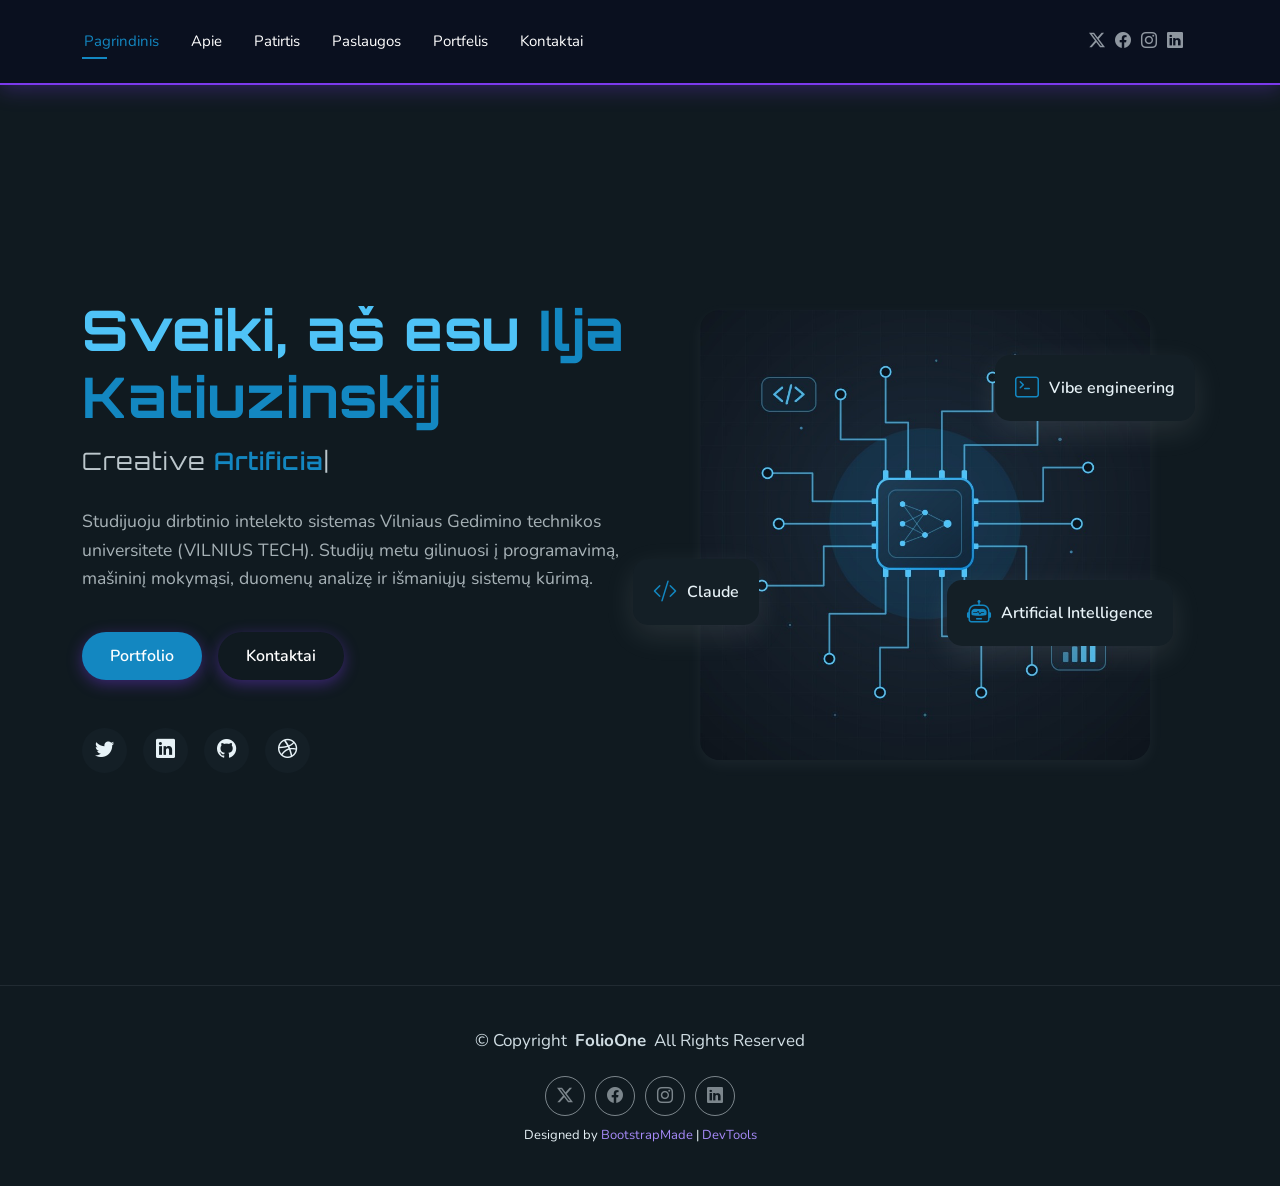
<file: index.html>
<!DOCTYPE html>
<html lang="lt">

<head>
  <meta charset="utf-8">
  <meta content="author" name="Ilja Katiuzinskij">
  <title>Mano CV</title>
  <meta name="description" content="Ilja Katiuzinskij CV puslapis">
  <meta name="keywords" content="">

  <!-- Favicons -->
  <link href="assets/img/favicon.png" rel="icon">
  <link href="assets/img/apple-touch-icon.png" rel="apple-touch-icon">

  <!-- Fonts -->
  <link href="https://fonts.googleapis.com" rel="preconnect">
  <link href="https://fonts.gstatic.com" rel="preconnect" crossorigin>
  <link href="https://fonts.googleapis.com/css2?family=Roboto:ital,wght@0,100;0,300;0,400;0,500;0,700;0,900;1,100;1,300;1,400;1,500;1,700;1,900&family=Poppins:ital,wght@0,100;0,200;0,300;0,400;0,500;0,600;0,700;0,800;0,900;1,100;1,200;1,300;1,400;1,500;1,600;1,700;1,800;1,900&family=Raleway:ital,wght@0,100;0,200;0,300;0,400;0,500;0,600;0,700;0,800;0,900;1,100;1,200;1,300;1,400;1,500;1,600;1,700;1,800;1,900&display=swap" rel="stylesheet">

  <!-- Vendor CSS Files -->
  <link href="assets/vendor/bootstrap/css/bootstrap.min.css" rel="stylesheet">
  <link href="assets/vendor/bootstrap-icons/bootstrap-icons.css" rel="stylesheet">
  <link href="assets/vendor/aos/aos.css" rel="stylesheet">
  <link href="assets/vendor/swiper/swiper-bundle.min.css" rel="stylesheet">
  <link href="assets/vendor/glightbox/css/glightbox.min.css" rel="stylesheet">

  <!-- Main CSS File -->
  <link href="assets/css/main.css" rel="stylesheet">
  <link href="assets/css/custom.css" rel="stylesheet">

  <!-- =======================================================
  * Template Name: FolioOne
  * Template URL: https://bootstrapmade.com/folioone-bootstrap-portfolio-website-template/
  * Updated: Aug 23 2025 with Bootstrap v5.3.7
  * Author: BootstrapMade.com
  * License: https://bootstrapmade.com/license/
  ======================================================== -->
</head>

<body class="index-page">

  <header id="header" class="header d-flex align-items-center light-background sticky-top">
    <div class="container position-relative d-flex align-items-center justify-content-between">

      <!-- <a href="index.html" class="logo d-flex align-items-center me-auto me-xl-0">
      <img src="assets/img/logo.webp" alt="Logotipas">
      <h1 class="sitename">FolioOne</h1> 
    </a> -->

      <nav id="navmenu" class="navmenu">
        <ul>
          <li><a href="index.html" class="active">Pagrindinis</a></li>
          <li><a href="about.html">Apie</a></li>
          <li><a href="resume.html">Patirtis</a></li>
          <li><a href="services.html">Paslaugos</a></li>
          <li><a href="portfolio.html">Portfelis</a></li>
          <li><a href="contact.html">Kontaktai</a></li>
        </ul>
        <i class="mobile-nav-toggle d-xl-none bi bi-list"></i>
      </nav>

      <div class="header-social-links">
        <a href="#" class="twitter"><i class="bi bi-twitter-x"></i></a>
        <a href="#" class="facebook"><i class="bi bi-facebook"></i></a>
        <a href="#" class="instagram"><i class="bi bi-instagram"></i></a>
        <a href="#" class="linkedin"><i class="bi bi-linkedin"></i></a>
      </div>

    </div>
  </header>

  <main class="main">

    <!-- Hero Section -->
    <section id="hero" class="hero section">

      <div class="container" data-aos="fade-up" data-aos-delay="100">

        <div class="row gy-4 align-items-center">
          <div class="col-lg-6 order-2 order-lg-1">
            <div class="hero-content">
              <h1 data-aos="fade-up" data-aos-delay="200">Sveiki, aš esu <span class="highlight">Ilja Katiuzinskij</span></h1>
              <h2 data-aos="fade-up" data-aos-delay="300">Creative <span class="typed" data-typed-items=" Artificial Intelligence Systems, Machine Learning Engineer, Software Developer"></span></h2>
              <p data-aos="fade-up" data-aos-delay="400">Studijuoju dirbtinio intelekto sistemas Vilniaus Gedimino technikos universitete (VILNIUS TECH). Studijų metu gilinuosi į programavimą, mašininį mokymąsi, duomenų analizę ir išmaniųjų sistemų kūrimą.</p>
              <div class="hero-actions" data-aos="fade-up" data-aos-delay="500">
                <a href="portfolio.html" class="btn btn-primary">Portfolio</a>
                <a href="contact.html" class="btn btn-outline">Kontaktai</a>
              </div>
              <div class="social-links" data-aos="fade-up" data-aos-delay="600">
                <a href="#"><i class="bi bi-twitter"></i></a>
                <a href="#"><i class="bi bi-linkedin"></i></a>
                <a href="#"><i class="bi bi-github"></i></a>
                <a href="#"><i class="bi bi-dribbble"></i></a>
              </div>
            </div>
          </div>
          <div class="col-lg-6 order-1 order-lg-2">
            <div class="hero-image" data-aos="zoom-in" data-aos-delay="300">
              <div class="image-wrapper">
                <img src="assets/img/profile/ai-hero.jpg" alt="Programavimo kodo iliustracija su dirbtinio intelekto modeliu" class="img-fluid">
                <div class="floating-elements">
                  <div class="floating-card design" data-aos="fade-left" data-aos-delay="700">
                    <i class="bi-terminal"></i>
                    <span>Vibe engineering</span>
                  </div>
                  <div class="floating-card code" data-aos="fade-right" data-aos-delay="800">
                    <i class="bi bi-code-slash"></i>
                    <span>Claude</span>
                  </div>
                  <div class="floating-card creativity" data-aos="fade-up" data-aos-delay="900">
                    <i class="bi-robot"></i>
                    <span>Artificial Intelligence</span>
                  </div>
                </div>
              </div>
            </div>
          </div>
        </div>

      </div>

    </section><!-- /Hero Section -->

  </main>

  <footer id="footer" class="footer">

    <div class="container">
      <div class="copyright text-center ">
        <p>© <span>Copyright</span> <strong class="px-1 sitename">FolioOne</strong> <span>All Rights Reserved<br></span></p>
      </div>
      <div class="social-links d-flex justify-content-center">
        <a href=""><i class="bi bi-twitter-x"></i></a>
        <a href=""><i class="bi bi-facebook"></i></a>
        <a href=""><i class="bi bi-instagram"></i></a>
        <a href=""><i class="bi bi-linkedin"></i></a>
      </div>
      <div class="credits">
        <!-- All the links in the footer should remain intact. -->
        <!-- You can delete the links only if you've purchased the pro version. -->
        <!-- Licensing information: https://bootstrapmade.com/license/ -->
        <!-- Purchase the pro version with working PHP/AJAX contact form: [buy-url] -->
        Designed by <a href="https://bootstrapmade.com/">BootstrapMade</a> | <a href="https://bootstrapmade.com/tools/">DevTools</a>
      </div>
    </div>

  </footer>

  <!-- Scroll Top -->
  <a href="#" id="scroll-top" class="scroll-top d-flex align-items-center justify-content-center"><i class="bi bi-arrow-up-short"></i></a>

  <!-- Preloader -->
  <div id="preloader"></div>

  <!-- Vendor JS Files -->
  <script src="assets/vendor/bootstrap/js/bootstrap.bundle.min.js"></script>
  <script src="assets/vendor/php-email-form/validate.js"></script>
  <script src="assets/vendor/aos/aos.js"></script>
  <script src="assets/vendor/typed.js/typed.umd.js"></script>
  <script src="assets/vendor/waypoints/noframework.waypoints.js"></script>
  <script src="assets/vendor/purecounter/purecounter_vanilla.js"></script>
  <script src="assets/vendor/swiper/swiper-bundle.min.js"></script>
  <script src="assets/vendor/imagesloaded/imagesloaded.pkgd.min.js"></script>
  <script src="assets/vendor/isotope-layout/isotope.pkgd.min.js"></script>
  <script src="assets/vendor/glightbox/js/glightbox.min.js"></script>

  <!-- Main JS File -->
  <script src="assets/js/main.js"></script>

</body>

</html>
</file>
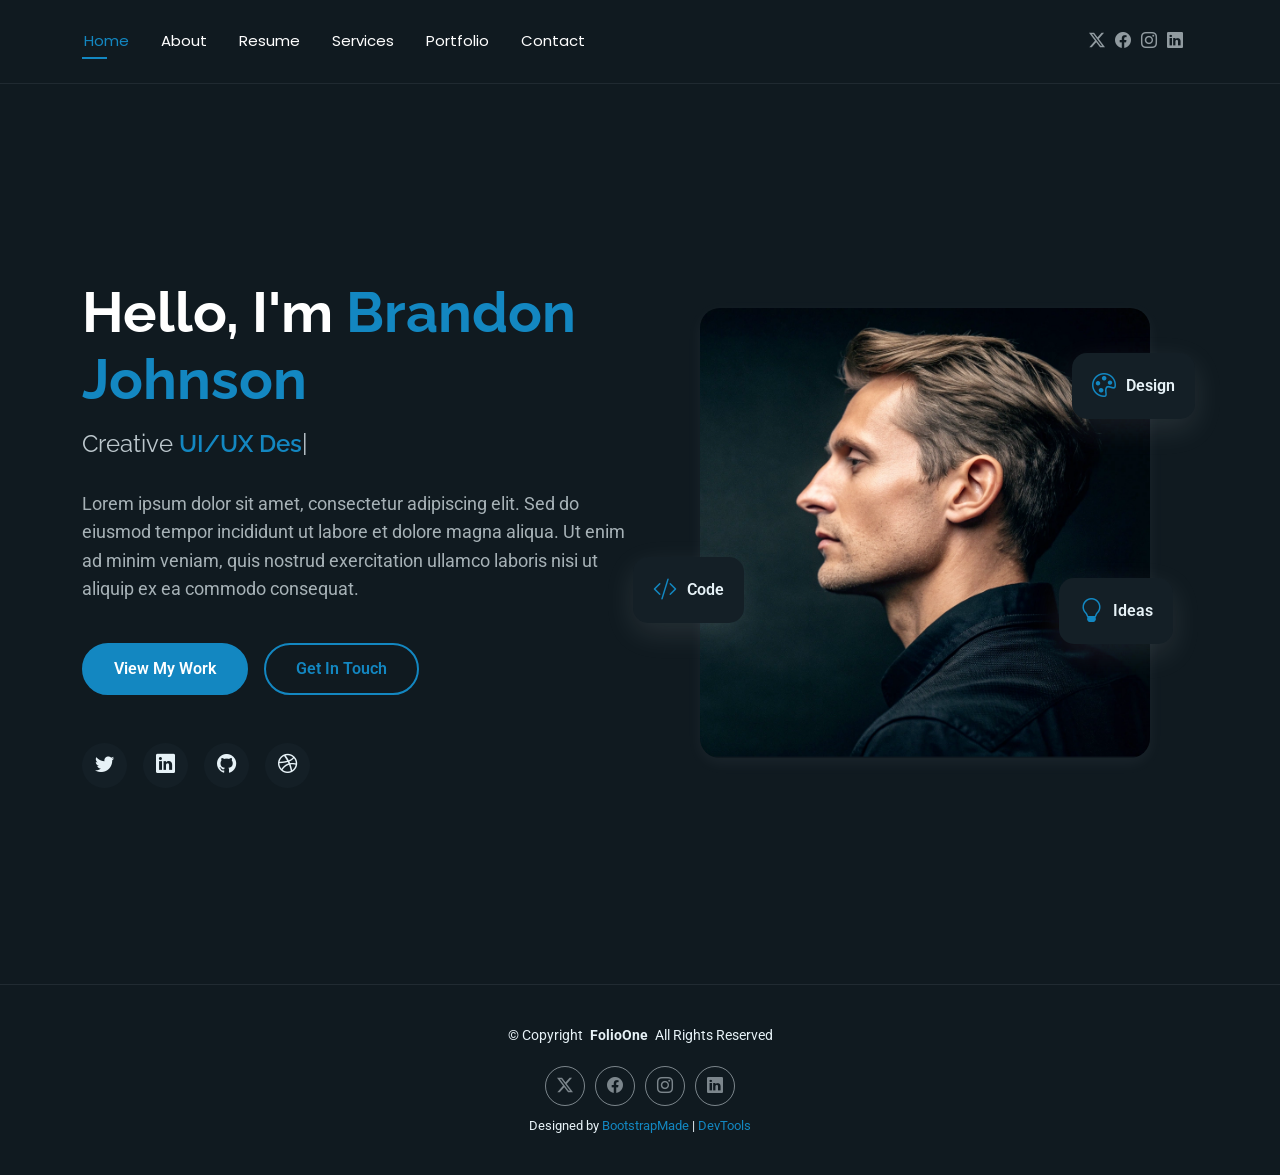
<file: template_1/index.html>
<!DOCTYPE html>
<html lang="en">

<head>
  <meta charset="utf-8">
  <meta content="width=device-width, initial-scale=1.0" name="viewport">
  <title>Index - FolioOne Bootstrap Template</title>
  <meta name="description" content="">
  <meta name="keywords" content="">

  <!-- Favicons -->
  <link href="assets/img/favicon.png" rel="icon">
  <link href="assets/img/apple-touch-icon.png" rel="apple-touch-icon">

  <!-- Fonts -->
  <link href="https://fonts.googleapis.com" rel="preconnect">
  <link href="https://fonts.gstatic.com" rel="preconnect" crossorigin>
  <link href="https://fonts.googleapis.com/css2?family=Roboto:ital,wght@0,100;0,300;0,400;0,500;0,700;0,900;1,100;1,300;1,400;1,500;1,700;1,900&family=Poppins:ital,wght@0,100;0,200;0,300;0,400;0,500;0,600;0,700;0,800;0,900;1,100;1,200;1,300;1,400;1,500;1,600;1,700;1,800;1,900&family=Raleway:ital,wght@0,100;0,200;0,300;0,400;0,500;0,600;0,700;0,800;0,900;1,100;1,200;1,300;1,400;1,500;1,600;1,700;1,800;1,900&display=swap" rel="stylesheet">

  <!-- Vendor CSS Files -->
  <link href="assets/vendor/bootstrap/css/bootstrap.min.css" rel="stylesheet">
  <link href="assets/vendor/bootstrap-icons/bootstrap-icons.css" rel="stylesheet">
  <link href="assets/vendor/aos/aos.css" rel="stylesheet">
  <link href="assets/vendor/swiper/swiper-bundle.min.css" rel="stylesheet">
  <link href="assets/vendor/glightbox/css/glightbox.min.css" rel="stylesheet">

  <!-- Main CSS File -->
  <link href="assets/css/main.css" rel="stylesheet">

  <!-- =======================================================
  * Template Name: FolioOne
  * Template URL: https://bootstrapmade.com/folioone-bootstrap-portfolio-website-template/
  * Updated: Aug 23 2025 with Bootstrap v5.3.7
  * Author: BootstrapMade.com
  * License: https://bootstrapmade.com/license/
  ======================================================== -->
</head>

<body class="index-page">

  <header id="header" class="header d-flex align-items-center light-background sticky-top">
    <div class="container position-relative d-flex align-items-center justify-content-between">

      <!-- <a href="index.html" class="logo d-flex align-items-center me-auto me-xl-0">
      <img src="assets/img/logo.webp" alt="">
      <h1 class="sitename">FolioOne</h1> 
    </a> -->

      <nav id="navmenu" class="navmenu">
        <ul>
          <li><a href="index.html" class="active">Home</a></li>
          <li><a href="about.html">About</a></li>
          <li><a href="resume.html">Resume</a></li>
          <li><a href="services.html">Services</a></li>
          <li><a href="portfolio.html">Portfolio</a></li>
          <li><a href="contact.html">Contact</a></li>
        </ul>
        <i class="mobile-nav-toggle d-xl-none bi bi-list"></i>
      </nav>

      <div class="header-social-links">
        <a href="#" class="twitter"><i class="bi bi-twitter-x"></i></a>
        <a href="#" class="facebook"><i class="bi bi-facebook"></i></a>
        <a href="#" class="instagram"><i class="bi bi-instagram"></i></a>
        <a href="#" class="linkedin"><i class="bi bi-linkedin"></i></a>
      </div>

    </div>
  </header>

  <main class="main">

    <!-- Hero Section -->
    <section id="hero" class="hero section">

      <div class="container" data-aos="fade-up" data-aos-delay="100">

        <div class="row gy-4 align-items-center">
          <div class="col-lg-6 order-2 order-lg-1">
            <div class="hero-content">
              <h1 data-aos="fade-up" data-aos-delay="200">Hello, I'm <span class="highlight">Brandon Johnson</span></h1>
              <h2 data-aos="fade-up" data-aos-delay="300">Creative <span class="typed" data-typed-items="UI/UX Designer, Web Developer, Digital Artist, Brand Strategist"></span></h2>
              <p data-aos="fade-up" data-aos-delay="400">Lorem ipsum dolor sit amet, consectetur adipiscing elit. Sed do eiusmod tempor incididunt ut labore et dolore magna aliqua. Ut enim ad minim veniam, quis nostrud exercitation ullamco laboris nisi ut aliquip ex ea commodo consequat.</p>
              <div class="hero-actions" data-aos="fade-up" data-aos-delay="500">
                <a href="portfolio.html" class="btn btn-primary">View My Work</a>
                <a href="contact.html" class="btn btn-outline">Get In Touch</a>
              </div>
              <div class="social-links" data-aos="fade-up" data-aos-delay="600">
                <a href="#"><i class="bi bi-twitter"></i></a>
                <a href="#"><i class="bi bi-linkedin"></i></a>
                <a href="#"><i class="bi bi-github"></i></a>
                <a href="#"><i class="bi bi-dribbble"></i></a>
              </div>
            </div>
          </div>
          <div class="col-lg-6 order-1 order-lg-2">
            <div class="hero-image" data-aos="zoom-in" data-aos-delay="300">
              <div class="image-wrapper">
                <img src="assets/img/profile/profile-square-11.webp" alt="Sarah Mitchell" class="img-fluid">
                <div class="floating-elements">
                  <div class="floating-card design" data-aos="fade-left" data-aos-delay="700">
                    <i class="bi bi-palette"></i>
                    <span>Design</span>
                  </div>
                  <div class="floating-card code" data-aos="fade-right" data-aos-delay="800">
                    <i class="bi bi-code-slash"></i>
                    <span>Code</span>
                  </div>
                  <div class="floating-card creativity" data-aos="fade-up" data-aos-delay="900">
                    <i class="bi bi-lightbulb"></i>
                    <span>Ideas</span>
                  </div>
                </div>
              </div>
            </div>
          </div>
        </div>

      </div>

    </section><!-- /Hero Section -->

  </main>

  <footer id="footer" class="footer">

    <div class="container">
      <div class="copyright text-center ">
        <p>© <span>Copyright</span> <strong class="px-1 sitename">FolioOne</strong> <span>All Rights Reserved<br></span></p>
      </div>
      <div class="social-links d-flex justify-content-center">
        <a href=""><i class="bi bi-twitter-x"></i></a>
        <a href=""><i class="bi bi-facebook"></i></a>
        <a href=""><i class="bi bi-instagram"></i></a>
        <a href=""><i class="bi bi-linkedin"></i></a>
      </div>
      <div class="credits">
        <!-- All the links in the footer should remain intact. -->
        <!-- You can delete the links only if you've purchased the pro version. -->
        <!-- Licensing information: https://bootstrapmade.com/license/ -->
        <!-- Purchase the pro version with working PHP/AJAX contact form: [buy-url] -->
        Designed by <a href="https://bootstrapmade.com/">BootstrapMade</a> | <a href="https://bootstrapmade.com/tools/">DevTools</a>
      </div>
    </div>

  </footer>

  <!-- Scroll Top -->
  <a href="#" id="scroll-top" class="scroll-top d-flex align-items-center justify-content-center"><i class="bi bi-arrow-up-short"></i></a>

  <!-- Preloader -->
  <div id="preloader"></div>

  <!-- Vendor JS Files -->
  <script src="assets/vendor/bootstrap/js/bootstrap.bundle.min.js"></script>
  <script src="assets/vendor/php-email-form/validate.js"></script>
  <script src="assets/vendor/aos/aos.js"></script>
  <script src="assets/vendor/typed.js/typed.umd.js"></script>
  <script src="assets/vendor/waypoints/noframework.waypoints.js"></script>
  <script src="assets/vendor/purecounter/purecounter_vanilla.js"></script>
  <script src="assets/vendor/swiper/swiper-bundle.min.js"></script>
  <script src="assets/vendor/imagesloaded/imagesloaded.pkgd.min.js"></script>
  <script src="assets/vendor/isotope-layout/isotope.pkgd.min.js"></script>
  <script src="assets/vendor/glightbox/js/glightbox.min.js"></script>

  <!-- Main JS File -->
  <script src="assets/js/main.js"></script>

</body>

</html>
</file>
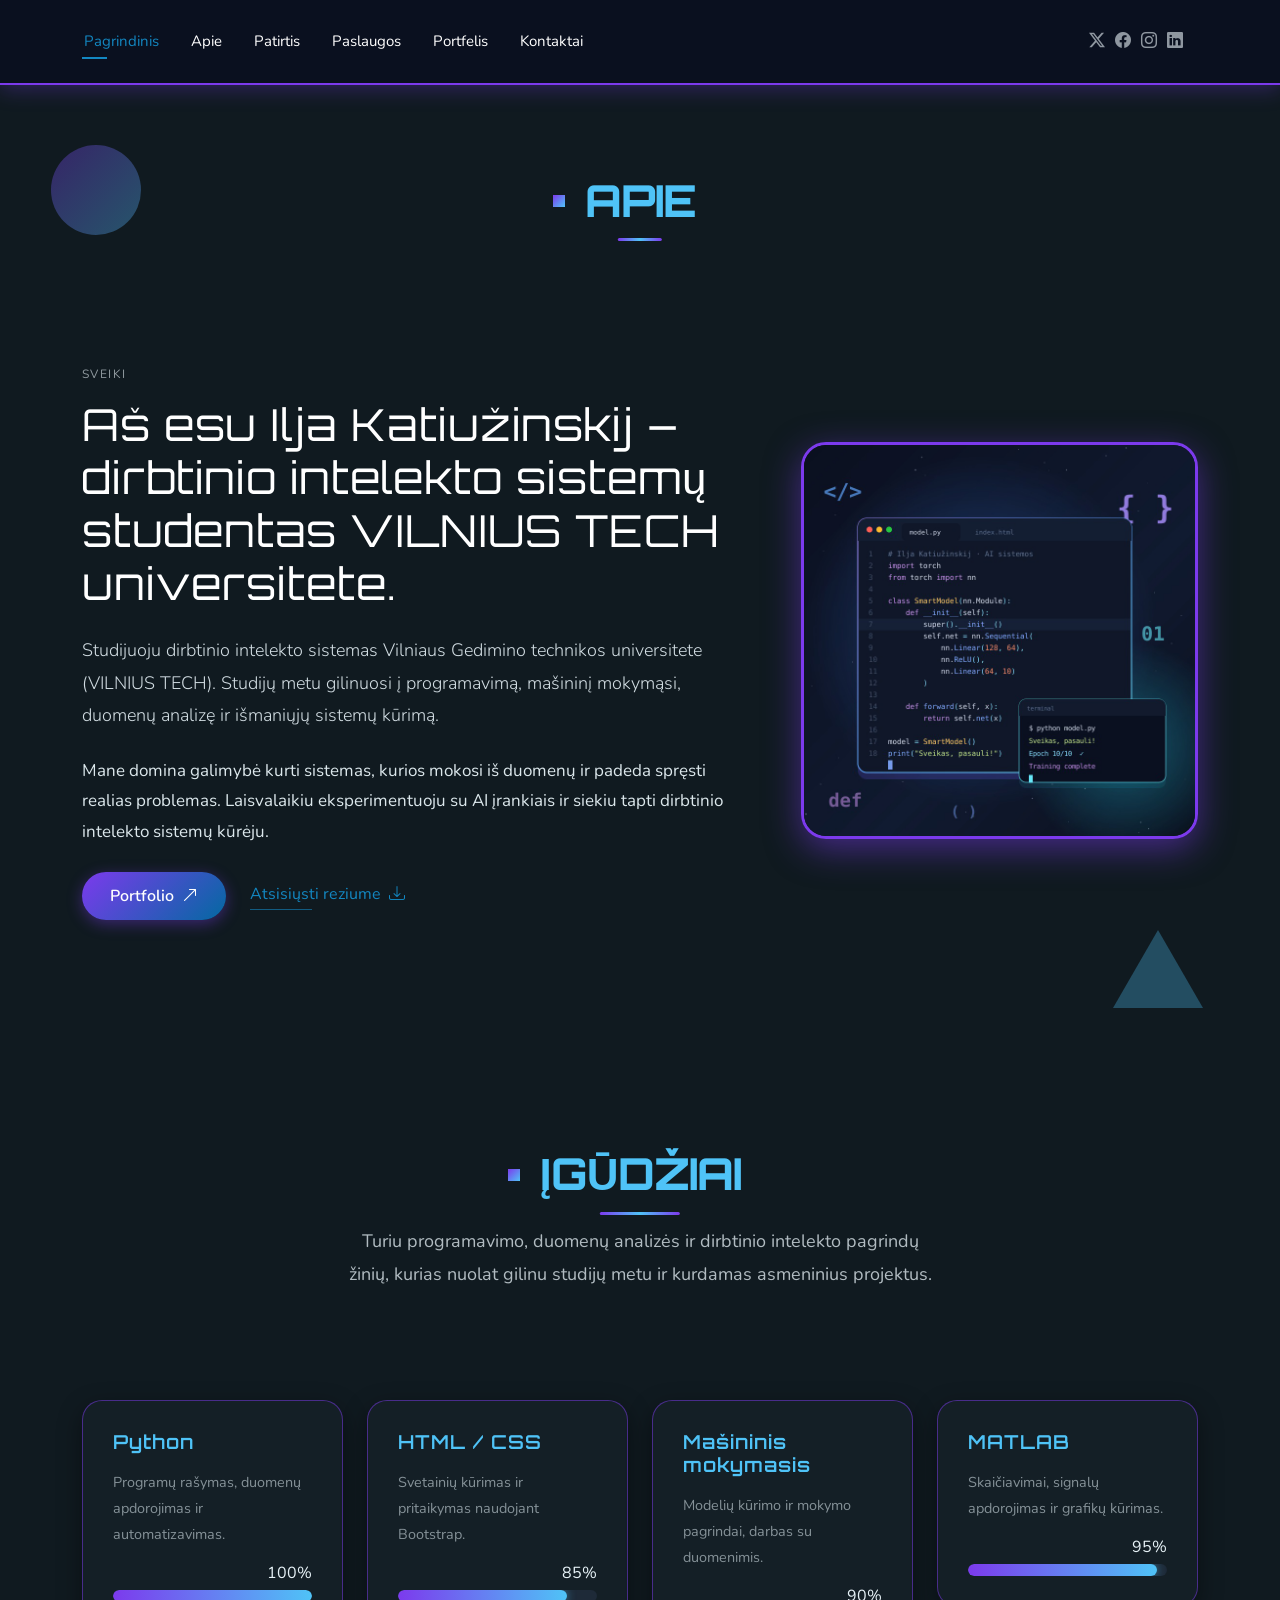
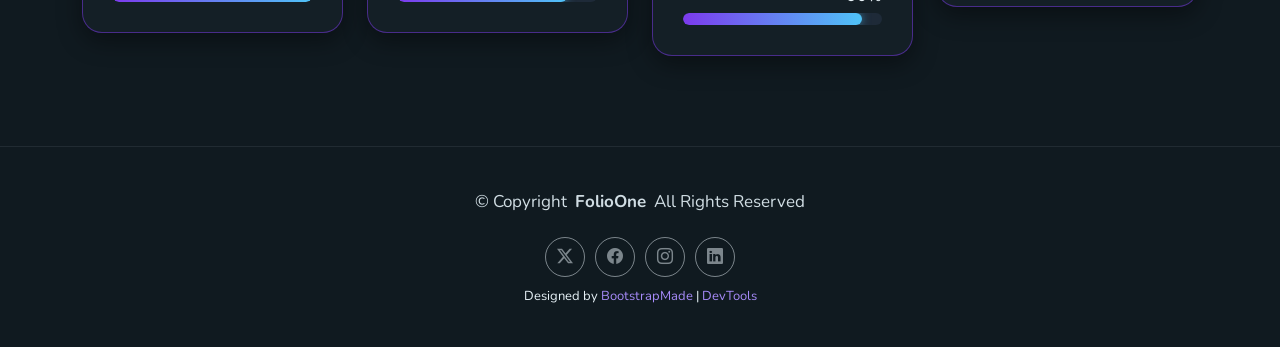
<file: about.html>
<!DOCTYPE html>
<html lang="en">

<head>
  <meta charset="utf-8">
  <meta content="width=device-width, initial-scale=1.0" name="viewport">
  <title>About - FolioOne Bootstrap Template</title>
  <meta name="description" content="">
  <meta name="keywords" content="">

  <!-- Favicons -->
  <link href="assets/img/favicon.png" rel="icon">
  <link href="assets/img/apple-touch-icon.png" rel="apple-touch-icon">

  <!-- Fonts -->
  <link href="https://fonts.googleapis.com" rel="preconnect">
  <link href="https://fonts.gstatic.com" rel="preconnect" crossorigin>
  <link href="https://fonts.googleapis.com/css2?family=Roboto:ital,wght@0,100;0,300;0,400;0,500;0,700;0,900;1,100;1,300;1,400;1,500;1,700;1,900&family=Poppins:ital,wght@0,100;0,200;0,300;0,400;0,500;0,600;0,700;0,800;0,900;1,100;1,200;1,300;1,400;1,500;1,600;1,700;1,800;1,900&family=Raleway:ital,wght@0,100;0,200;0,300;0,400;0,500;0,600;0,700;0,800;0,900;1,100;1,200;1,300;1,400;1,500;1,600;1,700;1,800;1,900&display=swap" rel="stylesheet">

  <!-- Vendor CSS Files -->
  <link href="assets/vendor/bootstrap/css/bootstrap.min.css" rel="stylesheet">
  <link href="assets/vendor/bootstrap-icons/bootstrap-icons.css" rel="stylesheet">
  <link href="assets/vendor/aos/aos.css" rel="stylesheet">
  <link href="assets/vendor/swiper/swiper-bundle.min.css" rel="stylesheet">
  <link href="assets/vendor/glightbox/css/glightbox.min.css" rel="stylesheet">

  <!-- Main CSS File -->
  <link href="assets/css/main.css" rel="stylesheet">
<link href="assets/css/custom.css" rel="stylesheet">
  <!-- =======================================================
  * Template Name: FolioOne
  * Template URL: https://bootstrapmade.com/folioone-bootstrap-portfolio-website-template/
  * Updated: Aug 23 2025 with Bootstrap v5.3.7
  * Author: BootstrapMade.com
  * License: https://bootstrapmade.com/license/
  ======================================================== -->
</head>

<body class="about-page">

  <header id="header" class="header d-flex align-items-center light-background sticky-top">
    <div class="container position-relative d-flex align-items-center justify-content-between">

      <!-- <a href="index.html" class="logo d-flex align-items-center me-auto me-xl-0">
      <img src="assets/img/logo.webp" alt="Logotipas">
      <h1 class="sitename">FolioOne</h1> 
    </a> -->

      <nav id="navmenu" class="navmenu">
        <ul>
          <li><a href="index.html" class="active">Pagrindinis</a></li>
          <li><a href="about.html">Apie</a></li>
          <li><a href="resume.html">Patirtis</a></li>
          <li><a href="services.html">Paslaugos</a></li>
          <li><a href="portfolio.html">Portfelis</a></li>
          <li><a href="contact.html">Kontaktai</a></li>
        </ul>
        <i class="mobile-nav-toggle d-xl-none bi bi-list"></i>
      </nav>
      
      <div class="header-social-links">
        <a href="#" class="twitter"><i class="bi bi-twitter-x"></i></a>
        <a href="#" class="facebook"><i class="bi bi-facebook"></i></a>
        <a href="#" class="instagram"><i class="bi bi-instagram"></i></a>
        <a href="#" class="linkedin"><i class="bi bi-linkedin"></i></a>
      </div>

    </div>
  </header>

  <main class="main">

    <!-- About Section -->
    <section id="about" class="about section">

      <!-- Section Title -->
      <div class="container section-title" data-aos="fade-up">
        <h2>Apie</h2>
      </div><!-- End Section Title -->

      <div class="container" data-aos="fade-up" data-aos-delay="100">

        <!-- Intro + Photo -->
        <div class="row align-items-center justify-content-between gy-5 mb-5">
          <div class="col-lg-7" data-aos="fade-right" data-aos-delay="150">
            <div class="intro-content">
              <span class="eyebrow">Sveiki</span>
              <h2 class="headline">Aš esu Ilja Katiužinskij – dirbtinio intelekto sistemų studentas VILNIUS TECH universitete.</h2>
              <p class="lead">
                Studijuoju dirbtinio intelekto sistemas Vilniaus Gedimino technikos universitete (VILNIUS TECH). Studijų metu gilinuosi į programavimą, mašininį mokymąsi, duomenų analizę ir išmaniųjų sistemų kūrimą.
              </p>
              <p>
               Mane domina galimybė kurti sistemas, kurios mokosi iš duomenų ir padeda spręsti realias problemas. Laisvalaikiu eksperimentuoju su AI įrankiais ir siekiu tapti dirbtinio intelekto sistemų kūrėju.
              </p>

              <div class="cta-group">
                <a href="#portfolio" class="btn-ghost">
                  Portfolio <i class="bi bi-arrow-up-right"></i>
                </a>
                <a href="#" class="link-underline">
                  Atsisiųsti reziume <i class="bi bi-download"></i>
                </a>
              </div>
            </div>
          </div>

          <div class="col-lg-5" data-aos="zoom-in" data-aos-delay="250">
            <figure class="profile-figure text-center text-lg-end">
              <img src="assets/img/about/ai-code.jpg" alt="Dirbtinio intelekto iliustracija" class="img-fluid profile-photo">
            </figure>
          </div>
        </div>
        <!-- End Intro + Photo -->
      </div>
    </section><!-- /About Section -->

    <!-- Skills Section -->
    <section id="skills" class="skills section">

      <!-- Section Title -->
      <div class="container section-title" data-aos="fade-up">
        <h2>Įgūdžiai</h2>
        <p>Turiu programavimo, duomenų analizės ir dirbtinio intelekto pagrindų žinių, kurias nuolat gilinu studijų metu ir kurdamas asmeninius projektus.</p>
      </div><!-- End Section Title -->

      <div class="container" data-aos="fade-up" data-aos-delay="100">

        <div class="row g-4 skills-animation">

          <div class="col-md-6 col-lg-3" data-aos="fade-up" data-aos-delay="100">
            <div class="skill-box">
              <h3>Python</h3>
              <p>Programų rašymas, duomenų apdorojimas ir automatizavimas.</p>
              <span class="text-end d-block">100%</span>
              <div class="progress">
                <div class="progress-bar" role="progressbar" aria-valuenow="100" aria-valuemin="0" aria-valuemax="100"></div>
              </div>
            </div>
          </div>

          <div class="col-md-6 col-lg-3" data-aos="fade-up" data-aos-delay="200">
            <div class="skill-box">
              <h3>HTML / CSS</h3>
              <p>Svetainių kūrimas ir pritaikymas naudojant Bootstrap.</p>
              <span class="text-end d-block">85%</span>
              <div class="progress">
                <div class="progress-bar" role="progressbar" aria-valuenow="85" aria-valuemin="0" aria-valuemax="100"></div>
              </div>
            </div>
          </div>

          <div class="col-md-6 col-lg-3" data-aos="fade-up" data-aos-delay="300">
            <div class="skill-box">
              <h3>Mašininis mokymasis</h3>
              <p>Modelių kūrimo ir mokymo pagrindai, darbas su duomenimis.</p>
              <span class="text-end d-block">90%</span>
              <div class="progress">
                <div class="progress-bar" role="progressbar" aria-valuenow="90" aria-valuemin="0" aria-valuemax="100"></div>
              </div>
            </div>
          </div>

          <div class="col-md-6 col-lg-3" data-aos="fade-up" data-aos-delay="400">
            <div class="skill-box">
              <h3>MATLAB</h3>
              <p>Skaičiavimai, signalų apdorojimas ir grafikų kūrimas.</p>
              <span class="text-end d-block">95%</span>
              <div class="progress">
                <div class="progress-bar" role="progressbar" aria-valuenow="95" aria-valuemin="0" aria-valuemax="100">
                </div>
              </div>
            </div>
          </div>

        </div>

      </div>

    </section><!-- /Skills Section -->
  </main>

  <footer id="footer" class="footer">

    <div class="container">
      <div class="copyright text-center ">
        <p>© <span>Copyright</span> <strong class="px-1 sitename">FolioOne</strong> <span>All Rights Reserved<br></span></p>
      </div>
      <div class="social-links d-flex justify-content-center">
        <a href=""><i class="bi bi-twitter-x"></i></a>
        <a href=""><i class="bi bi-facebook"></i></a>
        <a href=""><i class="bi bi-instagram"></i></a>
        <a href=""><i class="bi bi-linkedin"></i></a>
      </div>
      <div class="credits">
        <!-- All the links in the footer should remain intact. -->
        <!-- You can delete the links only if you've purchased the pro version. -->
        <!-- Licensing information: https://bootstrapmade.com/license/ -->
        <!-- Purchase the pro version with working PHP/AJAX contact form: [buy-url] -->
        Designed by <a href="https://bootstrapmade.com/">BootstrapMade</a> | <a href="https://bootstrapmade.com/tools/">DevTools</a>
      </div>
    </div>

  </footer>

  <!-- Scroll Top -->
  <a href="#" id="scroll-top" class="scroll-top d-flex align-items-center justify-content-center"><i class="bi bi-arrow-up-short"></i></a>

  <!-- Preloader -->
  <div id="preloader"></div>

  <!-- Vendor JS Files -->
  <script src="assets/vendor/bootstrap/js/bootstrap.bundle.min.js"></script>
  <script src="assets/vendor/php-email-form/validate.js"></script>
  <script src="assets/vendor/aos/aos.js"></script>
  <script src="assets/vendor/typed.js/typed.umd.js"></script>
  <script src="assets/vendor/waypoints/noframework.waypoints.js"></script>
  <script src="assets/vendor/purecounter/purecounter_vanilla.js"></script>
  <script src="assets/vendor/swiper/swiper-bundle.min.js"></script>
  <script src="assets/vendor/imagesloaded/imagesloaded.pkgd.min.js"></script>
  <script src="assets/vendor/isotope-layout/isotope.pkgd.min.js"></script>
  <script src="assets/vendor/glightbox/js/glightbox.min.js"></script>

  <!-- Main JS File -->
  <script src="assets/js/main.js"></script>

</body>

</html>
</file>
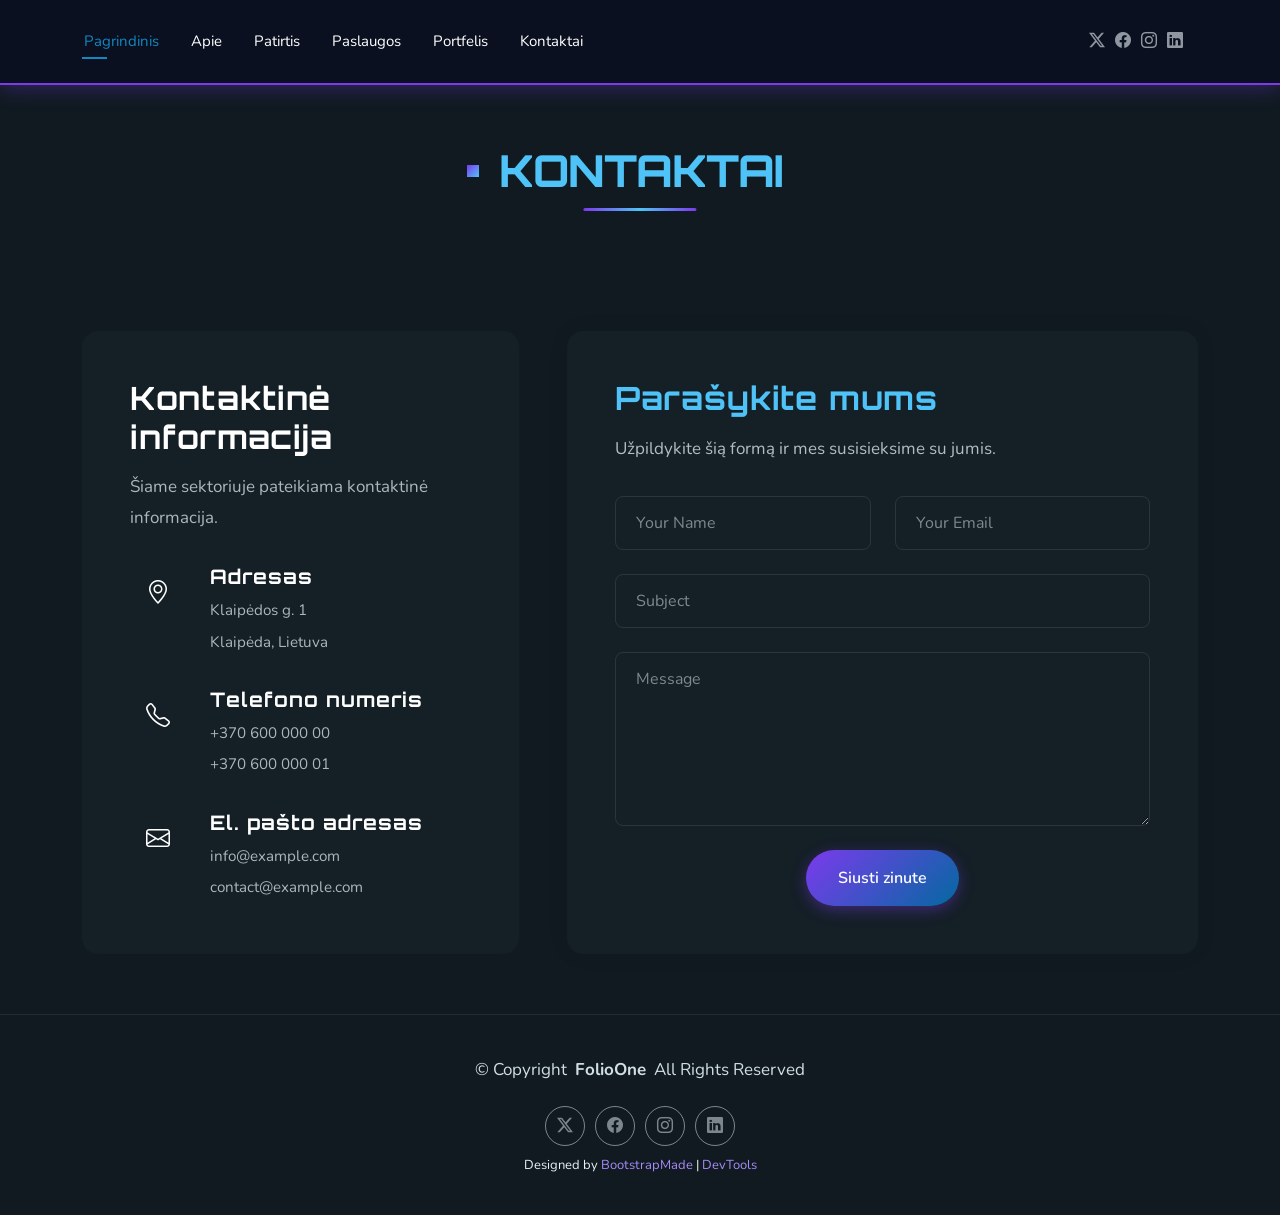
<file: contact.html>
<!DOCTYPE html>
<html lang="en">

<head>
  <meta charset="utf-8">
  <meta content="width=device-width, initial-scale=1.0" name="viewport">
  <title>Contact - FolioOne Bootstrap Template</title>
  <meta name="description" content="">
  <meta name="keywords" content="">

  <!-- Favicons -->
  <link href="assets/img/favicon.png" rel="icon">
  <link href="assets/img/apple-touch-icon.png" rel="apple-touch-icon">

  <!-- Fonts -->
  <link href="https://fonts.googleapis.com" rel="preconnect">
  <link href="https://fonts.gstatic.com" rel="preconnect" crossorigin>
  <link href="https://fonts.googleapis.com/css2?family=Roboto:ital,wght@0,100;0,300;0,400;0,500;0,700;0,900;1,100;1,300;1,400;1,500;1,700;1,900&family=Poppins:ital,wght@0,100;0,200;0,300;0,400;0,500;0,600;0,700;0,800;0,900;1,100;1,200;1,300;1,400;1,500;1,600;1,700;1,800;1,900&family=Raleway:ital,wght@0,100;0,200;0,300;0,400;0,500;0,600;0,700;0,800;0,900;1,100;1,200;1,300;1,400;1,500;1,600;1,700;1,800;1,900&display=swap" rel="stylesheet">

  <!-- Vendor CSS Files -->
  <link href="assets/vendor/bootstrap/css/bootstrap.min.css" rel="stylesheet">
  <link href="assets/vendor/bootstrap-icons/bootstrap-icons.css" rel="stylesheet">
  <link href="assets/vendor/aos/aos.css" rel="stylesheet">
  <link href="assets/vendor/swiper/swiper-bundle.min.css" rel="stylesheet">
  <link href="assets/vendor/glightbox/css/glightbox.min.css" rel="stylesheet">

  <!-- Main CSS File -->
  <link href="assets/css/main.css" rel="stylesheet">
  <link href="assets/css/custom.css" rel="stylesheet">

  <!-- =======================================================
  * Template Name: FolioOne
  * Template URL: https://bootstrapmade.com/folioone-bootstrap-portfolio-website-template/
  * Updated: Aug 23 2025 with Bootstrap v5.3.7
  * Author: BootstrapMade.com
  * License: https://bootstrapmade.com/license/
  ======================================================== -->
</head>

<body class="contact-page">

  <header id="header" class="header d-flex align-items-center light-background sticky-top">
    <div class="container position-relative d-flex align-items-center justify-content-between">

      <!-- <a href="index.html" class="logo d-flex align-items-center me-auto me-xl-0">
      <img src="assets/img/logo.webp" alt="Logotipas">
      <h1 class="sitename">FolioOne</h1> 
    </a> -->

      <nav id="navmenu" class="navmenu">
        <ul>
          <li><a href="index.html" class="active">Pagrindinis</a></li>
          <li><a href="about.html">Apie</a></li>
          <li><a href="resume.html">Patirtis</a></li>
          <li><a href="services.html">Paslaugos</a></li>
          <li><a href="portfolio.html">Portfelis</a></li>
          <li><a href="contact.html">Kontaktai</a></li>
        </ul>
        <i class="mobile-nav-toggle d-xl-none bi bi-list"></i>
      </nav>
      
      <div class="header-social-links">
        <a href="#" class="twitter"><i class="bi bi-twitter-x"></i></a>
        <a href="#" class="facebook"><i class="bi bi-facebook"></i></a>
        <a href="#" class="instagram"><i class="bi bi-instagram"></i></a>
        <a href="#" class="linkedin"><i class="bi bi-linkedin"></i></a>
      </div>

    </div>
  </header>

  <main class="main">

    <!-- Contact Section -->
    <section id="contact" class="contact section">

      <!-- Section Title -->
      <div class="container section-title" data-aos="fade-up">
        <h2>Kontaktai</h2>
      </div><!-- End Section Title -->

      <div class="container" data-aos="fade-up" data-aos-delay="100">

        <div class="row g-4 g-lg-5">
          <div class="col-lg-5">
            <div class="info-box" data-aos="fade-up" data-aos-delay="200">
              <h3>Kontaktinė informacija</h3>
              <p>Šiame sektoriuje pateikiama kontaktinė informacija.</p>

              <div class="info-item" data-aos="fade-up" data-aos-delay="300">
                <div class="icon-box">
                  <i class="bi bi-geo-alt"></i>
                </div>
                <div class="content">
                  <h4>Adresas</h4>
                  <p>Klaipėdos g. 1</p>
                  <p>Klaipėda, Lietuva</p>
                </div>
              </div>

              <div class="info-item" data-aos="fade-up" data-aos-delay="400">
                <div class="icon-box">
                  <i class="bi bi-telephone"></i>
                </div>
                <div class="content">
                  <h4>Telefono numeris</h4>
                  <p>+370 600 000 00</p>
                  <p>+370 600 000 01</p>
                </div>
              </div>

              <div class="info-item" data-aos="fade-up" data-aos-delay="500">
                <div class="icon-box">
                  <i class="bi bi-envelope"></i>
                </div>
                <div class="content">
                  <h4>El. pašto adresas</h4>
                  <p>info@example.com</p>
                  <p>contact@example.com</p>
                </div>
              </div>
            </div>
          </div>

          <div class="col-lg-7">
            <div class="contact-form" data-aos="fade-up" data-aos-delay="300">
              <h3>Parašykite mums</h3>
              <p>Užpildykite šią formą ir mes susisieksime su jumis.</p>

              <form action="forms/contact.php" method="post" class="php-email-form" data-aos="fade-up" data-aos-delay="200">
                <div class="row gy-4">

                  <div class="col-md-6">
                    <input type="text" name="name" class="form-control" placeholder="Your Name" required="">
                  </div>

                  <div class="col-md-6 ">
                    <input type="email" class="form-control" name="email" placeholder="Your Email" required="">
                  </div>

                  <div class="col-12">
                    <input type="text" class="form-control" name="subject" placeholder="Subject" required="">
                  </div>

                  <div class="col-12">
                    <textarea class="form-control" name="message" rows="6" placeholder="Message" required=""></textarea>
                  </div>

                  <div class="col-12 text-center">
                    <div class="loading">Loading...</div>
                    <div class="error-message"></div>
                    <div class="sent-message">Jūsų žinutė išsiųsta. Ačiū!</div>

                    <button type="submit" class="btn">Siusti zinute</button>
                  </div>

                </div>
              </form>

            </div>
          </div>

        </div>

      </div>

    </section><!-- /Contact Section -->

  </main>

  <footer id="footer" class="footer">

    <div class="container">
      <div class="copyright text-center ">
        <p>© <span>Copyright</span> <strong class="px-1 sitename">FolioOne</strong> <span>All Rights Reserved<br></span></p>
      </div>
      <div class="social-links d-flex justify-content-center">
        <a href=""><i class="bi bi-twitter-x"></i></a>
        <a href=""><i class="bi bi-facebook"></i></a>
        <a href=""><i class="bi bi-instagram"></i></a>
        <a href=""><i class="bi bi-linkedin"></i></a>
      </div>
      <div class="credits">
        <!-- All the links in the footer should remain intact. -->
        <!-- You can delete the links only if you've purchased the pro version. -->
        <!-- Licensing information: https://bootstrapmade.com/license/ -->
        <!-- Purchase the pro version with working PHP/AJAX contact form: [buy-url] -->
        Designed by <a href="https://bootstrapmade.com/">BootstrapMade</a> | <a href="https://bootstrapmade.com/tools/">DevTools</a>
      </div>
    </div>

  </footer>

  <!-- Scroll Top -->
  <a href="#" id="scroll-top" class="scroll-top d-flex align-items-center justify-content-center"><i class="bi bi-arrow-up-short"></i></a>

  <!-- Preloader -->
  <div id="preloader"></div>

  <!-- Vendor JS Files -->
  <script src="assets/vendor/bootstrap/js/bootstrap.bundle.min.js"></script>
  <script src="assets/vendor/php-email-form/validate.js"></script>
  <script src="assets/vendor/aos/aos.js"></script>
  <script src="assets/vendor/typed.js/typed.umd.js"></script>
  <script src="assets/vendor/waypoints/noframework.waypoints.js"></script>
  <script src="assets/vendor/purecounter/purecounter_vanilla.js"></script>
  <script src="assets/vendor/swiper/swiper-bundle.min.js"></script>
  <script src="assets/vendor/imagesloaded/imagesloaded.pkgd.min.js"></script>
  <script src="assets/vendor/isotope-layout/isotope.pkgd.min.js"></script>
  <script src="assets/vendor/glightbox/js/glightbox.min.js"></script>

  <!-- Main JS File -->
  <script src="assets/js/main.js"></script>

</body>

</html>
</file>
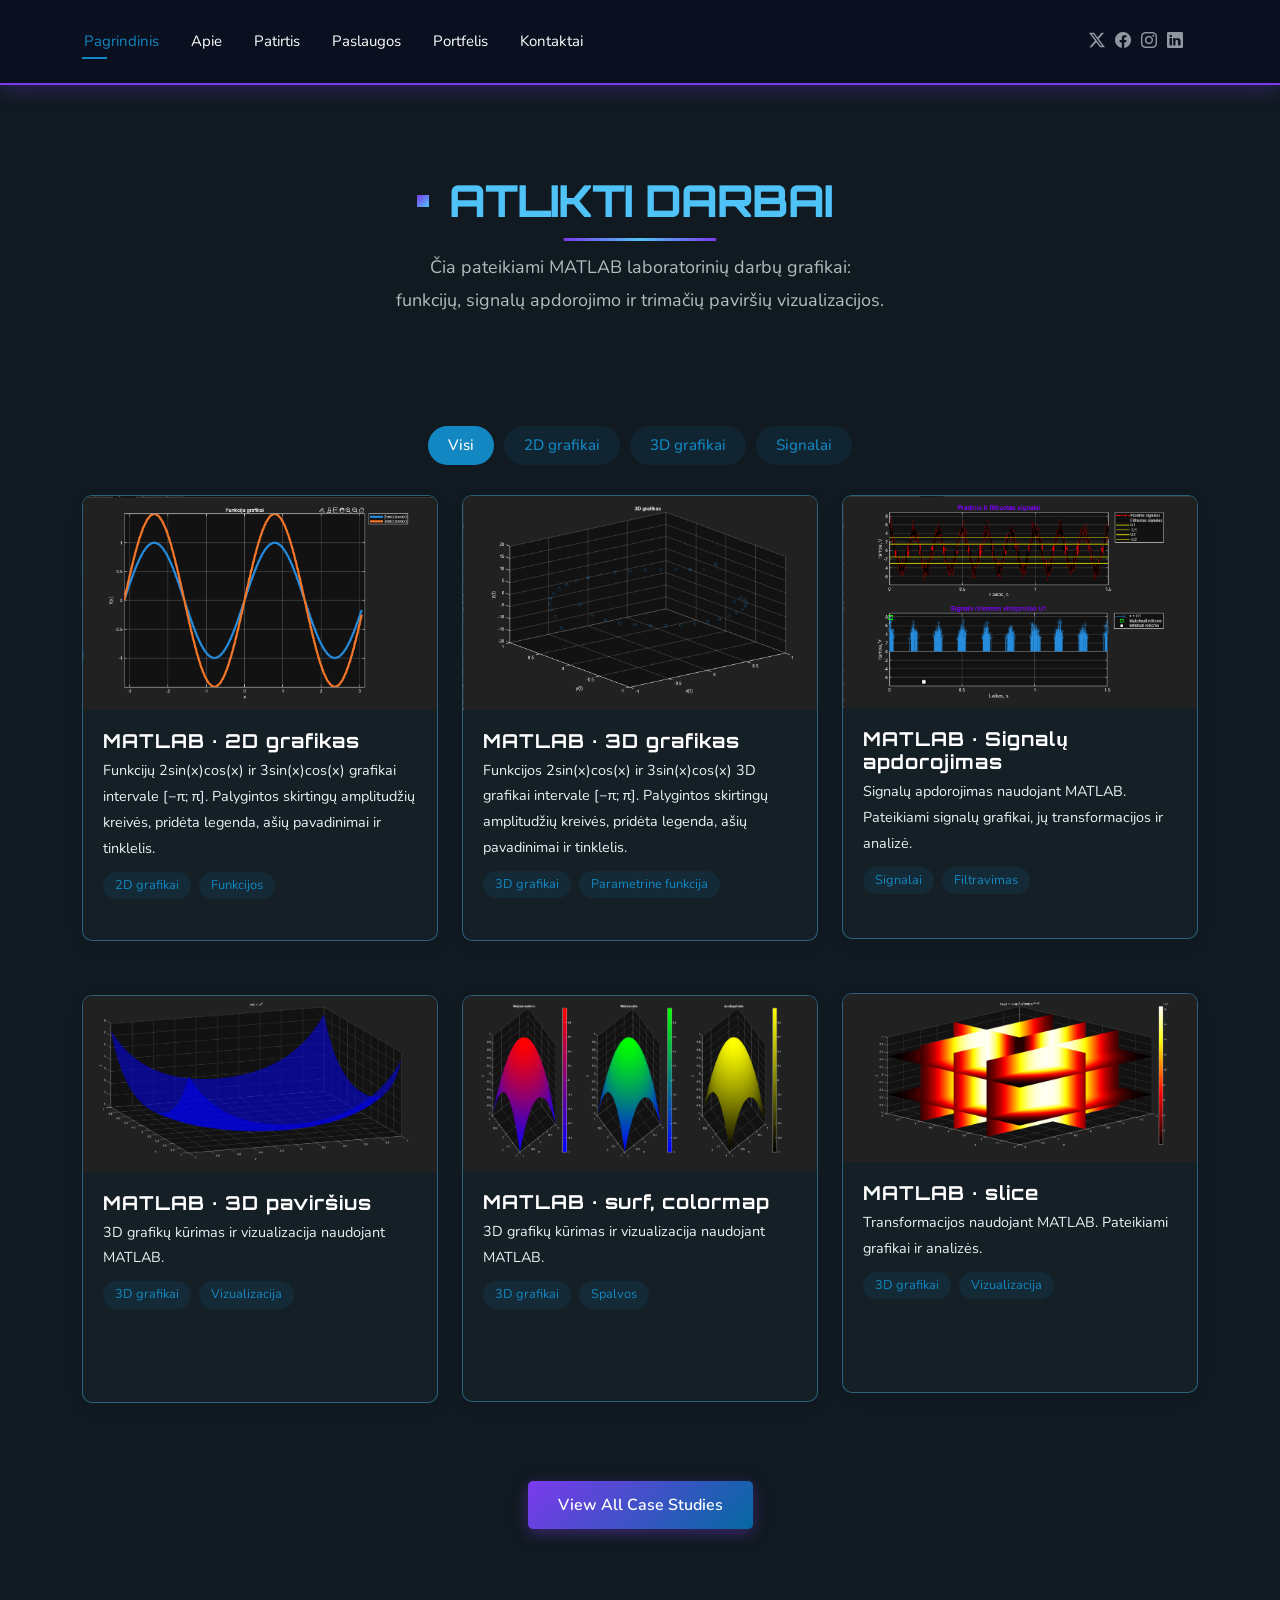
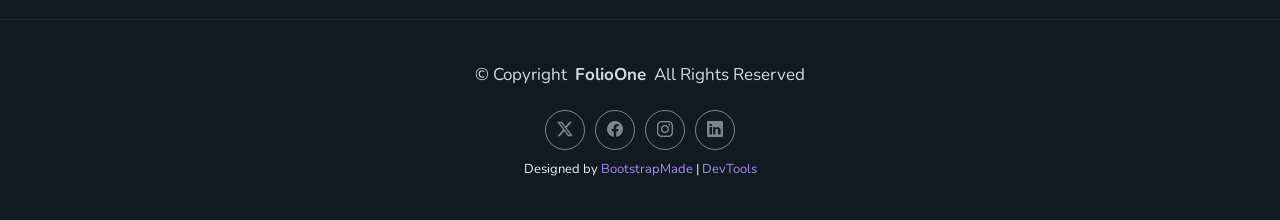
<file: portfolio.html>
<!DOCTYPE html>
<html lang="en">

<head>
  <meta charset="utf-8">
  <meta content="width=device-width, initial-scale=1.0" name="viewport">
  <title>Portfolio - FolioOne Bootstrap Template</title>
  <meta name="description" content="">
  <meta name="keywords" content="">

  <!-- Favicons -->
  <link href="assets/img/favicon.png" rel="icon">
  <link href="assets/img/apple-touch-icon.png" rel="apple-touch-icon">

  <!-- Fonts -->
  <link href="https://fonts.googleapis.com" rel="preconnect">
  <link href="https://fonts.gstatic.com" rel="preconnect" crossorigin>
  <link href="https://fonts.googleapis.com/css2?family=Roboto:ital,wght@0,100;0,300;0,400;0,500;0,700;0,900;1,100;1,300;1,400;1,500;1,700;1,900&family=Poppins:ital,wght@0,100;0,200;0,300;0,400;0,500;0,600;0,700;0,800;0,900;1,100;1,200;1,300;1,400;1,500;1,600;1,700;1,800;1,900&family=Raleway:ital,wght@0,100;0,200;0,300;0,400;0,500;0,600;0,700;0,800;0,900;1,100;1,200;1,300;1,400;1,500;1,600;1,700;1,800;1,900&display=swap" rel="stylesheet">

  <!-- Vendor CSS Files -->
  <link href="assets/vendor/bootstrap/css/bootstrap.min.css" rel="stylesheet">
  <link href="assets/vendor/bootstrap-icons/bootstrap-icons.css" rel="stylesheet">
  <link href="assets/vendor/aos/aos.css" rel="stylesheet">
  <link href="assets/vendor/swiper/swiper-bundle.min.css" rel="stylesheet">
  <link href="assets/vendor/glightbox/css/glightbox.min.css" rel="stylesheet">

  <!-- Main CSS File -->
  <link href="assets/css/main.css" rel="stylesheet">
  <link href="assets/css/custom.css" rel="stylesheet">

  <!-- =======================================================
  * Template Name: FolioOne
  * Template URL: https://bootstrapmade.com/folioone-bootstrap-portfolio-website-template/
  * Updated: Aug 23 2025 with Bootstrap v5.3.7
  * Author: BootstrapMade.com
  * License: https://bootstrapmade.com/license/
  ======================================================== -->
</head>

<body class="portfolio-page">

  <header id="header" class="header d-flex align-items-center light-background sticky-top">
    <div class="container position-relative d-flex align-items-center justify-content-between">

      <!-- <a href="index.html" class="logo d-flex align-items-center me-auto me-xl-0">
      <img src="assets/img/logo.webp" alt="Logotipas">
      <h1 class="sitename">FolioOne</h1> 
    </a> -->

      <nav id="navmenu" class="navmenu">
        <ul>
          <li><a href="index.html" class="active">Pagrindinis</a></li>
          <li><a href="about.html">Apie</a></li>
          <li><a href="resume.html">Patirtis</a></li>
          <li><a href="services.html">Paslaugos</a></li>
          <li><a href="portfolio.html">Portfelis</a></li>
          <li><a href="contact.html">Kontaktai</a></li>
        </ul>
        <i class="mobile-nav-toggle d-xl-none bi bi-list"></i>
      </nav>

      <div class="header-social-links">
        <a href="#" class="twitter"><i class="bi bi-twitter-x"></i></a>
        <a href="#" class="facebook"><i class="bi bi-facebook"></i></a>
        <a href="#" class="instagram"><i class="bi bi-instagram"></i></a>
        <a href="#" class="linkedin"><i class="bi bi-linkedin"></i></a>
      </div>

    </div>
  </header>

  <main class="main">

    <!-- Portfolio Section -->
    <section id="portfolio" class="portfolio section">

      <!-- Section Title -->
      <div class="container section-title" data-aos="fade-up">
        <h2>Atlikti darbai</h2>
        <p>Čia pateikiami MATLAB laboratorinių darbų grafikai: funkcijų, signalų apdorojimo ir trimačių paviršių vizualizacijos.</p>
      </div><!-- End Section Title -->

      <div class="container" data-aos="fade-up" data-aos-delay="100">

        <div class="isotope-layout" data-default-filter="*" data-layout="masonry" data-sort="original-order">
          <ul class="portfolio-filters isotope-filters" data-aos="fade-up" data-aos-delay="200">
            <li data-filter="*" class="filter-active">Visi</li>
            <li data-filter=".filter-strategy">2D grafikai</li>
            <li data-filter=".filter-finance">3D grafikai</li>
            <li data-filter=".filter-operations">Signalai</li>
          </ul><!-- End Portfolio Filters -->

          <div class="row gy-4 isotope-container" data-aos="fade-up" data-aos-delay="300">
            <div class="col-lg-4 col-md-6 portfolio-item isotope-item filter-strategy">
              <div class="portfolio-card">
                <div class="portfolio-img">
                  <img src="assets/img/portfolio/mat1.png" alt="Funkcijų 2sin(x)cos(x) ir 3sin(x)cos(x) grafikai" class="img-fluid">
                  <div class="portfolio-overlay">
                    <a href="assets/img/portfolio/mat1.png" class="glightbox portfolio-lightbox"><i class="bi bi-plus"></i></a>
                    <a href="#" class="portfolio-details-link"><i class="bi bi-link"></i></a>
                  </div>
                </div>
                <div class="portfolio-info">
                  <h4>MATLAB · 2D grafikas</h4>
                  <p>Funkcijų 2sin(x)cos(x) ir 3sin(x)cos(x) grafikai intervale [−π; π]. Palygintos skirtingų amplitudžių kreivės, pridėta legenda, ašių pavadinimai ir tinklelis.</p>
                  <div class="portfolio-tags">
                    <span>2D grafikai</span>
                    <span>Funkcijos</span>
                  </div>
                </div>
              </div>
            </div>

            <div class="col-lg-4 col-md-6 portfolio-item isotope-item filter-finance">
              <div class="portfolio-card">
                <div class="portfolio-img">
                  <img src="assets/img/portfolio/mat2.png" alt="3D parametrinės kreivės grafikas" class="img-fluid">
                  <div class="portfolio-overlay">
                    <a href="assets/img/portfolio/mat2.png" class="glightbox portfolio-lightbox"><i class="bi bi-plus"></i></a>
                    <a href="#" class="portfolio-details-link"><i class="bi bi-link"></i></a>
                  </div>
                </div>
                <div class="portfolio-info">
                  <h4>MATLAB · 3D grafikas</h4>
                  <p>Funkcijos 2sin(x)cos(x) ir 3sin(x)cos(x) 3D grafikai intervale [−π; π]. Palygintos skirtingų amplitudžių kreivės, pridėta legenda, ašių pavadinimai ir tinklelis.</p>
                  <div class="portfolio-tags">
                    <span>3D grafikai</span>
                    <span>Parametrine funkcija</span>
                  </div>
                </div>
              </div>
            </div>
                  
            <div class="col-lg-4 col-md-6 portfolio-item isotope-item filter-operations">
              <div class="portfolio-card">
                <div class="portfolio-img">
                  <img src="assets/img/portfolio/mat3.png" alt="Pradinio ir filtruoto signalo grafikai" class="img-fluid">
                  <div class="portfolio-overlay">
                    <a href="assets/img/portfolio/mat3.png" class="glightbox portfolio-lightbox"><i class="bi bi-plus"></i></a>
                    <a href="#" class="portfolio-details-link"><i class="bi bi-link"></i></a>
                  </div>
                </div>
                <div class="portfolio-info">
                  <h4>MATLAB · Signalų apdorojimas</h4>
                  <p>Signalų apdorojimas naudojant MATLAB. Pateikiami signalų grafikai, jų transformacijos ir analizė.</p>
                  <div class="portfolio-tags">
                    <span>Signalai</span>
                    <span>Filtravimas</span>
                  </div>
                </div>
              </div>
            </div>

            <div class="col-lg-4 col-md-6 portfolio-item isotope-item filter-technology">
              <div class="portfolio-card">
                <div class="portfolio-img">
                  <img src="assets/img/portfolio/mat4.png" alt="Funkcijos reikšmių pjūviai trimatėje erdvėje" class="img-fluid">
                  <div class="portfolio-overlay">
                    <a href="assets/img/portfolio/mat4.png" class="glightbox portfolio-lightbox"><i class="bi bi-plus"></i></a>
                    <a href="#" class="portfolio-details-link"><i class="bi bi-link"></i></a>
                  </div>
                </div>
                <div class="portfolio-info">
                  <h4>MATLAB · slice</h4>
                  <p>Transformacijos naudojant MATLAB. Pateikiami grafikai ir analizės.</p>
                  <div class="portfolio-tags">
                    <span>3D grafikai</span>
                    <span>Vizualizacija</span>
                  </div>
                </div>
              </div>
            </div>

            <div class="col-lg-4 col-md-6 portfolio-item isotope-item filter-strategy">
              <div class="portfolio-card">
                <div class="portfolio-img">
                  <img src="assets/img/portfolio/mat5.png" alt="Paviršiai su trimis spalvų paletėmis" class="img-fluid">
                  <div class="portfolio-overlay">
                    <a href="assets/img/portfolio/mat5.png" class="glightbox portfolio-lightbox"><i class="bi bi-plus"></i></a>
                    <a href="#" class="portfolio-details-link"><i class="bi bi-link"></i></a>
                  </div>
                </div>
                <div class="portfolio-info">
                  <h4>MATLAB · surf, colormap</h4>
                  <p>3D grafikų kūrimas ir vizualizacija naudojant MATLAB.</p>
                  <div class="portfolio-tags">
                    <span>3D grafikai</span>
                    <span>Spalvos</span>
                  </div>
                </div>
              </div>
            </div>

            <div class="col-lg-4 col-md-6 portfolio-item isotope-item filter-finance">
              <div class="portfolio-card">
                <div class="portfolio-img">
                  <img src="assets/img/portfolio/mat6.png" alt="Paviršiaus z = e^(r²) grafikas" class="img-fluid">
                  <div class="portfolio-overlay">
                    <a href="assets/img/portfolio/mat6.png" class="glightbox portfolio-lightbox"><i class="bi bi-plus"></i></a>
                    <a href="#" class="portfolio-details-link"><i class="bi bi-link"></i></a>
                  </div>
                </div>
                <div class="portfolio-info">
                  <h4>MATLAB · 3D paviršius</h4>
                  <p>3D grafikų kūrimas ir vizualizacija naudojant MATLAB.</p>
                  <div class="portfolio-tags">
                    <span>3D grafikai</span>
                    <span>Vizualizacija</span>
                  </div>
                </div>
              </div>
            </div>
          </div><!-- End Portfolio Items Container -->

        </div>

        <div class="text-center mt-5" data-aos="fade-up" data-aos-delay="400">
          <a href="#portfolio" class="btn btn-primary">View All Case Studies</a>
        </div>

      </div>

    </section><!-- /Portfolio Section -->

  </main>

  <footer id="footer" class="footer">

    <div class="container">
      <div class="copyright text-center ">
        <p>© <span>Copyright</span> <strong class="px-1 sitename">FolioOne</strong> <span>All Rights Reserved<br></span></p>
      </div>
      <div class="social-links d-flex justify-content-center">
        <a href=""><i class="bi bi-twitter-x"></i></a>
        <a href=""><i class="bi bi-facebook"></i></a>
        <a href=""><i class="bi bi-instagram"></i></a>
        <a href=""><i class="bi bi-linkedin"></i></a>
      </div>
      <div class="credits">
        <!-- All the links in the footer should remain intact. -->
        <!-- You can delete the links only if you've purchased the pro version. -->
        <!-- Licensing information: https://bootstrapmade.com/license/ -->
        <!-- Purchase the pro version with working PHP/AJAX contact form: [buy-url] -->
        Designed by <a href="https://bootstrapmade.com/">BootstrapMade</a> | <a href="https://bootstrapmade.com/tools/">DevTools</a>
      </div>
    </div>

  </footer>

  <!-- Scroll Top -->
  <a href="#" id="scroll-top" class="scroll-top d-flex align-items-center justify-content-center"><i class="bi bi-arrow-up-short"></i></a>

  <!-- Preloader -->
  <div id="preloader"></div>

  <!-- Vendor JS Files -->
  <script src="assets/vendor/bootstrap/js/bootstrap.bundle.min.js"></script>
  <script src="assets/vendor/php-email-form/validate.js"></script>
  <script src="assets/vendor/aos/aos.js"></script>
  <script src="assets/vendor/typed.js/typed.umd.js"></script>
  <script src="assets/vendor/waypoints/noframework.waypoints.js"></script>
  <script src="assets/vendor/purecounter/purecounter_vanilla.js"></script>
  <script src="assets/vendor/swiper/swiper-bundle.min.js"></script>
  <script src="assets/vendor/imagesloaded/imagesloaded.pkgd.min.js"></script>
  <script src="assets/vendor/isotope-layout/isotope.pkgd.min.js"></script>
  <script src="assets/vendor/glightbox/js/glightbox.min.js"></script>

  <!-- Main JS File -->
  <script src="assets/js/main.js"></script>

</body>

</html>
</file>
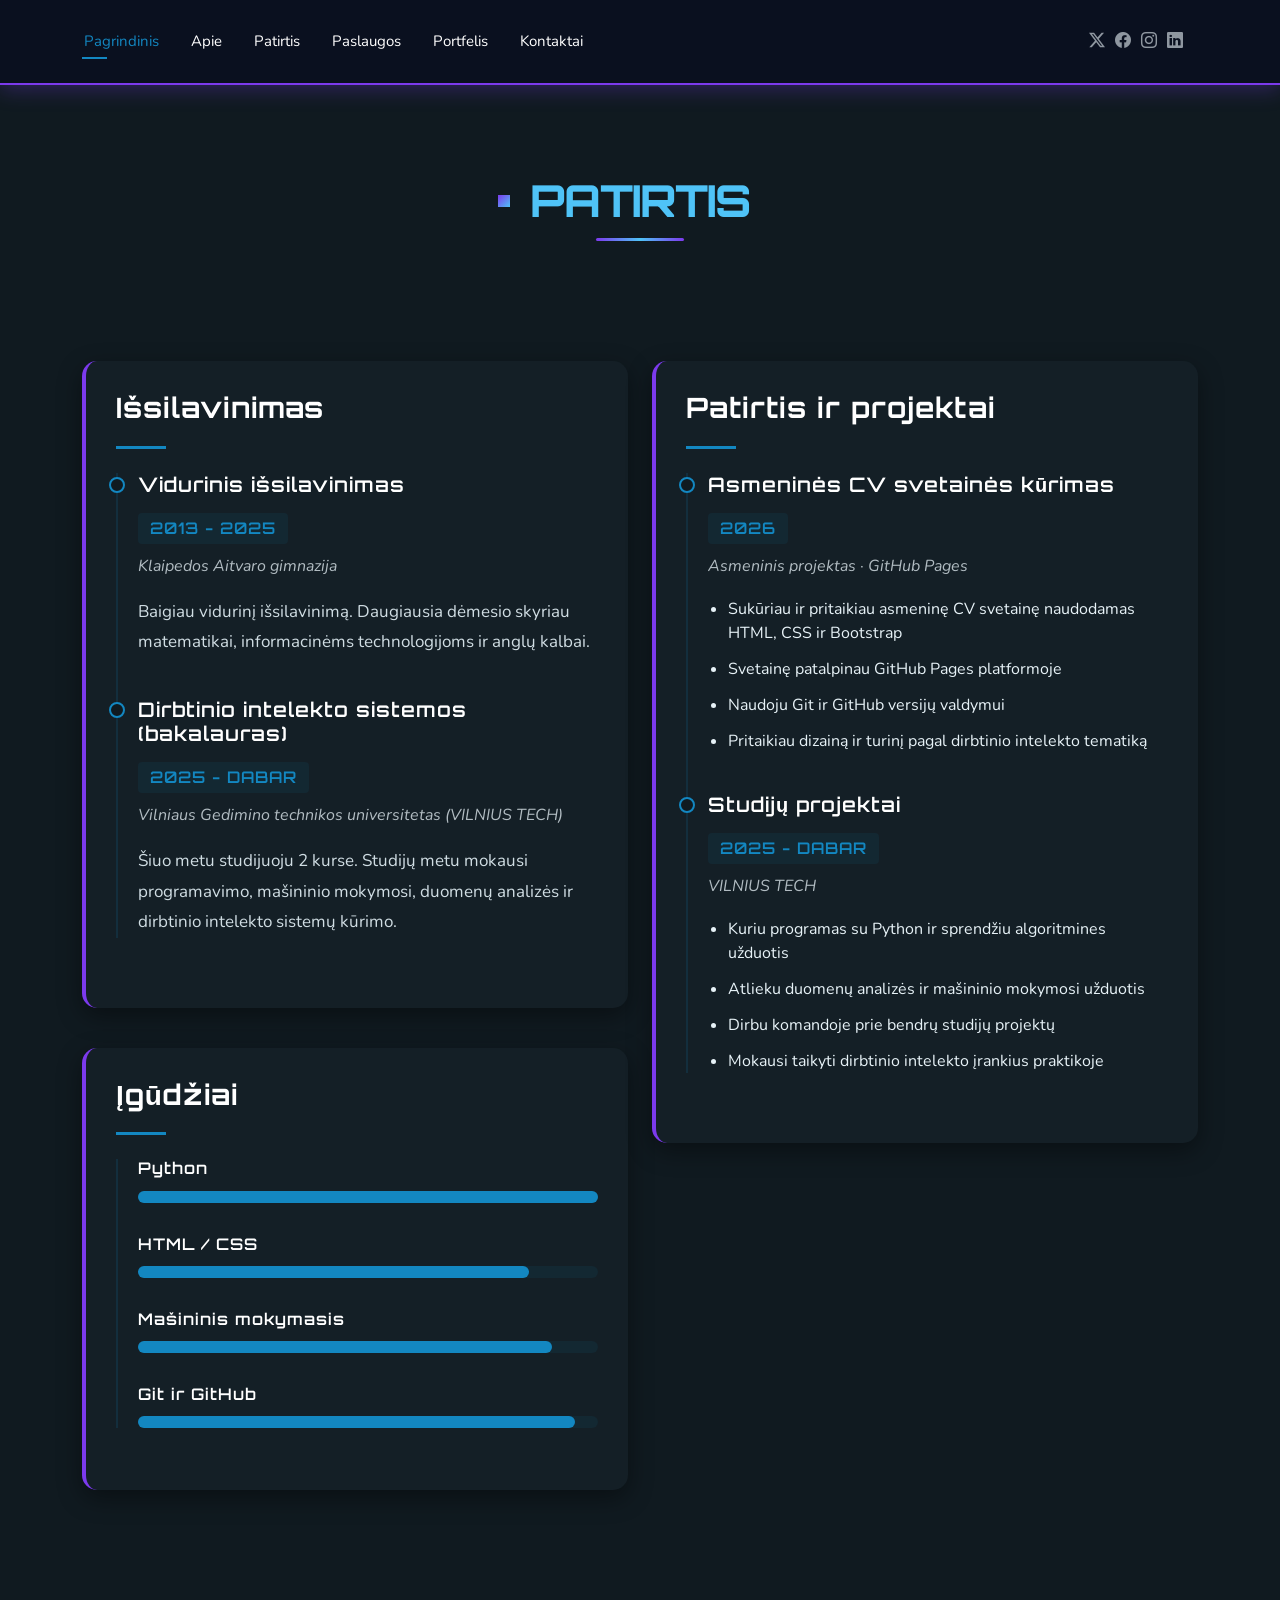
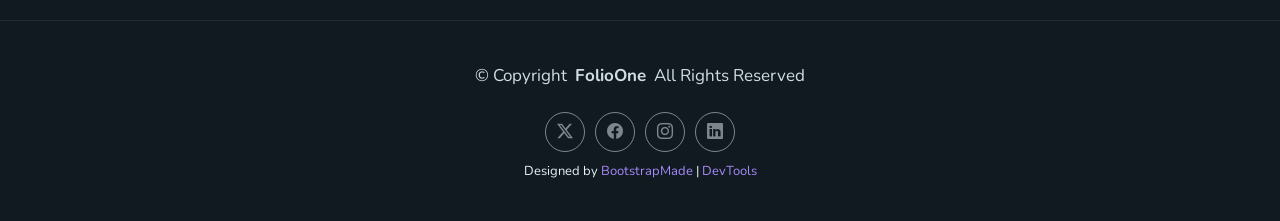
<file: resume.html>
<!DOCTYPE html>
<html lang="en">

<head>
  <meta charset="utf-8">
  <meta content="width=device-width, initial-scale=1.0" name="viewport">
  <title>Resume - FolioOne Bootstrap Template</title>
  <meta name="description" content="">
  <meta name="keywords" content="">

  <!-- Favicons -->
  <link href="assets/img/favicon.png" rel="icon">
  <link href="assets/img/apple-touch-icon.png" rel="apple-touch-icon">

  <!-- Fonts -->
  <link href="https://fonts.googleapis.com" rel="preconnect">
  <link href="https://fonts.gstatic.com" rel="preconnect" crossorigin>
  <link href="https://fonts.googleapis.com/css2?family=Roboto:ital,wght@0,100;0,300;0,400;0,500;0,700;0,900;1,100;1,300;1,400;1,500;1,700;1,900&family=Poppins:ital,wght@0,100;0,200;0,300;0,400;0,500;0,600;0,700;0,800;0,900;1,100;1,200;1,300;1,400;1,500;1,600;1,700;1,800;1,900&family=Raleway:ital,wght@0,100;0,200;0,300;0,400;0,500;0,600;0,700;0,800;0,900;1,100;1,200;1,300;1,400;1,500;1,600;1,700;1,800;1,900&display=swap" rel="stylesheet">

  <!-- Vendor CSS Files -->
  <link href="assets/vendor/bootstrap/css/bootstrap.min.css" rel="stylesheet">
  <link href="assets/vendor/bootstrap-icons/bootstrap-icons.css" rel="stylesheet">
  <link href="assets/vendor/aos/aos.css" rel="stylesheet">
  <link href="assets/vendor/swiper/swiper-bundle.min.css" rel="stylesheet">
  <link href="assets/vendor/glightbox/css/glightbox.min.css" rel="stylesheet">

  <!-- Main CSS File -->
  <link href="assets/css/main.css" rel="stylesheet">
  <link href="assets/css/custom.css" rel="stylesheet">

  <!-- =======================================================
  * Template Name: FolioOne
  * Template URL: https://bootstrapmade.com/folioone-bootstrap-portfolio-website-template/
  * Updated: Aug 23 2025 with Bootstrap v5.3.7
  * Author: BootstrapMade.com
  * License: https://bootstrapmade.com/license/
  ======================================================== -->
</head>

<body class="resume-page">

  <header id="header" class="header d-flex align-items-center light-background sticky-top">
    <div class="container position-relative d-flex align-items-center justify-content-between">

      <!-- <a href="index.html" class="logo d-flex align-items-center me-auto me-xl-0">
      <img src="assets/img/logo.webp" alt="Logotipas">
      <h1 class="sitename">FolioOne</h1> 
    </a> -->

      <nav id="navmenu" class="navmenu">
        <ul>
          <li><a href="index.html" class="active">Pagrindinis</a></li>
          <li><a href="about.html">Apie</a></li>
          <li><a href="resume.html">Patirtis</a></li>
          <li><a href="services.html">Paslaugos</a></li>
          <li><a href="portfolio.html">Portfelis</a></li>
          <li><a href="contact.html">Kontaktai</a></li>
        </ul>
        <i class="mobile-nav-toggle d-xl-none bi bi-list"></i>
      </nav>

      <div class="header-social-links">
        <a href="#" class="twitter"><i class="bi bi-twitter-x"></i></a>
        <a href="#" class="facebook"><i class="bi bi-facebook"></i></a>
        <a href="#" class="instagram"><i class="bi bi-instagram"></i></a>
        <a href="#" class="linkedin"><i class="bi bi-linkedin"></i></a>
      </div>

    </div>
  </header>

  <main class="main">

    <!-- Resume Section -->
    <section id="resume" class="resume section">

      <!-- Section Title -->
      <div class="container section-title" data-aos="fade-up">
        <h2>Patirtis</h2>
      </div><!-- End Section Title -->

      <div class="container" data-aos="fade-up" data-aos-delay="100">

        <div class="row">
          <div class="col-lg-6">

            <!-- Education Section -->
            <div class="resume-item" data-aos="fade-up">
              <h3 class="resume-title">Išsilavinimas</h3>

              <div class="resume-content">
                <article class="education-item">
                  <h4>Vidurinis išsilavinimas</h4>
                  <h5>2013 - 2025</h5>
                  <p class="institution"><em>Klaipedos Aitvaro gimnazija</em></p>
                  <p>Baigiau vidurinį išsilavinimą. Daugiausia dėmesio skyriau matematikai, informacinėms technologijoms ir anglų kalbai.</p>
                </article>

                <article class="education-item">
                  <h4>Dirbtinio intelekto sistemos (bakalauras)</h4>
                  <h5>2025 - Dabar</h5>
                  <p class="institution"><em>Vilniaus Gedimino technikos universitetas (VILNIUS TECH)</em></p>
                  <p>Šiuo metu studijuoju 2 kurse. Studijų metu mokausi programavimo, mašininio mokymosi, duomenų analizės ir dirbtinio intelekto sistemų kūrimo.</p>
                </article>
              </div>
            </div><!-- End Education Section -->

            <!-- Professional Skills Section -->
            <div class="resume-item skills-animation" data-aos="fade-up">
              <h3 class="resume-title">Įgūdžiai</h3>

              <div class="resume-content">
                <div class="skill-item">
                  <h4>Python</h4>
                  <div class="progress">
                    <div class="progress-bar" role="progressbar" aria-valuenow="100" aria-valuemin="0" aria-valuemax="100"></div>
                  </div>
                </div>

                <div class="skill-item">
                  <h4>HTML / CSS</h4>
                  <div class="progress">
                    <div class="progress-bar" role="progressbar" aria-valuenow="85" aria-valuemin="0" aria-valuemax="100"></div>
                  </div>
                </div>

                <div class="skill-item">
                  <h4> Mašininis mokymasis</h4>
                  <div class="progress">
                    <div class="progress-bar" role="progressbar" aria-valuenow="90" aria-valuemin="0" aria-valuemax="100"></div>
                  </div>
                </div>

                <div class="skill-item">
                  <h4>Git ir GitHub</h4>
                  <div class="progress">
                    <div class="progress-bar" role="progressbar" aria-valuenow="95" aria-valuemin="0" aria-valuemax="100"></div>
                  </div>
                </div>
              </div>
            </div><!-- End Professional Skills Section -->
          </div>

          <div class="col-lg-6">
            <!-- Experience Section -->
            <div class="resume-item" data-aos="fade-up" data-aos-delay="100">
              <h3 class="resume-title">Patirtis ir projektai</h3>

              <div class="resume-content">
                <article class="experience-item">
                  <h4>Asmeninės CV svetainės kūrimas</h4>
                  <h5>2026</h5>
                  <p class="company"><em>Asmeninis projektas · GitHub Pages</em></p>
                  <ul>
                    <li>Sukūriau ir pritaikiau asmeninę CV svetainę naudodamas HTML, CSS ir Bootstrap</li>
                    <li>Svetainę patalpinau GitHub Pages platformoje</li>
                    <li>Naudoju Git ir GitHub versijų valdymui</li>
                    <li>Pritaikiau dizainą ir turinį pagal dirbtinio intelekto tematiką</li>
                  </ul>
                </article>

                <article class="experience-item">
                  <h4>Studijų projektai</h4>
                  <h5>2025 - dabar</h5>
                  <p class="company"><em>VILNIUS TECH</em></p>
                  <ul>
                    <li>Kuriu programas su Python ir sprendžiu algoritmines užduotis</li>
                    <li>Atlieku duomenų analizės ir mašininio mokymosi užduotis</li>
                    <li>Dirbu komandoje prie bendrų studijų projektų</li>
                    <li>Mokausi taikyti dirbtinio intelekto įrankius praktikoje</li>
                  </ul>
                </article>
            </div><!-- End Experience Section -->
          </div>
        </div>

      </div>

    </section><!-- /Resume Section -->

  </main>

  <footer id="footer" class="footer">

    <div class="container">
      <div class="copyright text-center ">
        <p>© <span>Copyright</span> <strong class="px-1 sitename">FolioOne</strong> <span>All Rights Reserved<br></span></p>
      </div>
      <div class="social-links d-flex justify-content-center">
        <a href=""><i class="bi bi-twitter-x"></i></a>
        <a href=""><i class="bi bi-facebook"></i></a>
        <a href=""><i class="bi bi-instagram"></i></a>
        <a href=""><i class="bi bi-linkedin"></i></a>
      </div>
      <div class="credits">
        <!-- All the links in the footer should remain intact. -->
        <!-- You can delete the links only if you've purchased the pro version. -->
        <!-- Licensing information: https://bootstrapmade.com/license/ -->
        <!-- Purchase the pro version with working PHP/AJAX contact form: [buy-url] -->
        Designed by <a href="https://bootstrapmade.com/">BootstrapMade</a> | <a href="https://bootstrapmade.com/tools/">DevTools</a>
      </div>
    </div>

  </footer>

  <!-- Scroll Top -->
  <a href="#" id="scroll-top" class="scroll-top d-flex align-items-center justify-content-center"><i class="bi bi-arrow-up-short"></i></a>

  <!-- Preloader -->
  <div id="preloader"></div>

  <!-- Vendor JS Files -->
  <script src="assets/vendor/bootstrap/js/bootstrap.bundle.min.js"></script>
  <script src="assets/vendor/php-email-form/validate.js"></script>
  <script src="assets/vendor/aos/aos.js"></script>
  <script src="assets/vendor/typed.js/typed.umd.js"></script>
  <script src="assets/vendor/waypoints/noframework.waypoints.js"></script>
  <script src="assets/vendor/purecounter/purecounter_vanilla.js"></script>
  <script src="assets/vendor/swiper/swiper-bundle.min.js"></script>
  <script src="assets/vendor/imagesloaded/imagesloaded.pkgd.min.js"></script>
  <script src="assets/vendor/isotope-layout/isotope.pkgd.min.js"></script>
  <script src="assets/vendor/glightbox/js/glightbox.min.js"></script>

  <!-- Main JS File -->
  <script src="assets/js/main.js"></script>

</body>

</html>
</file>
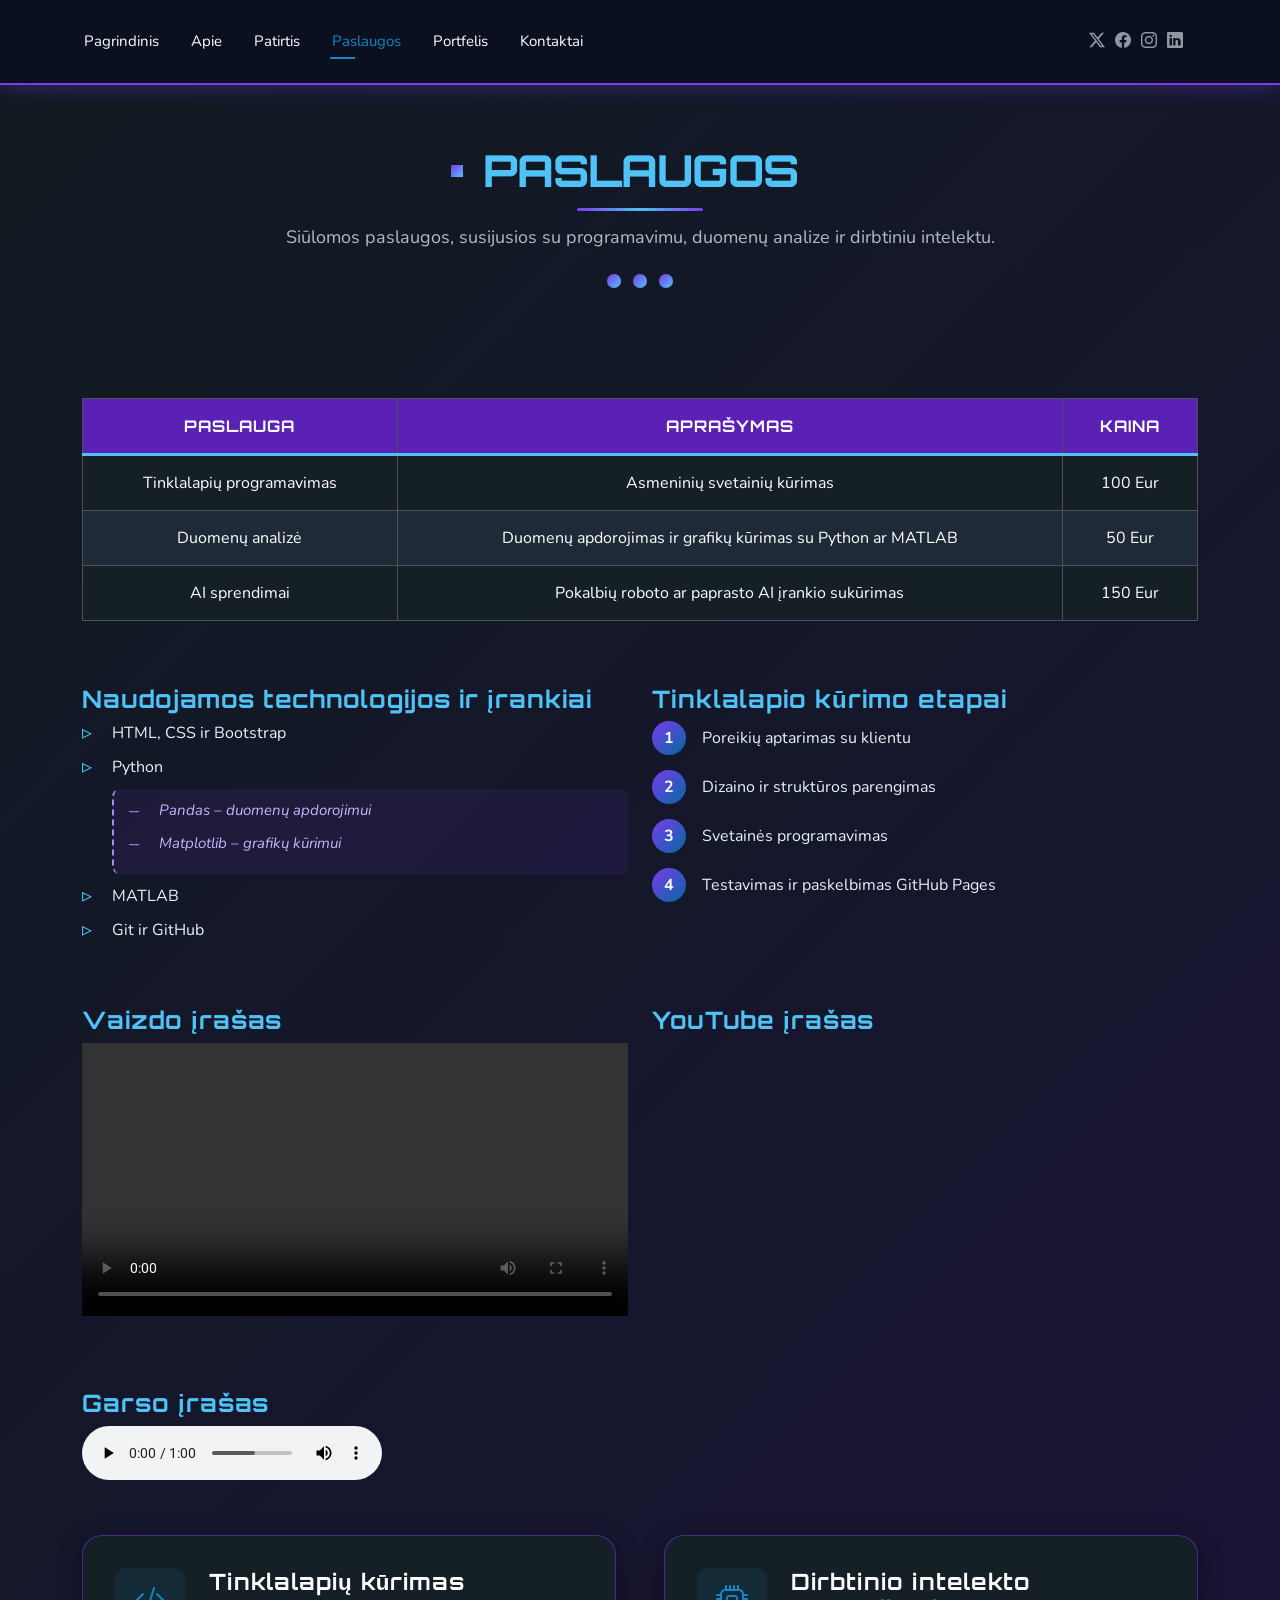
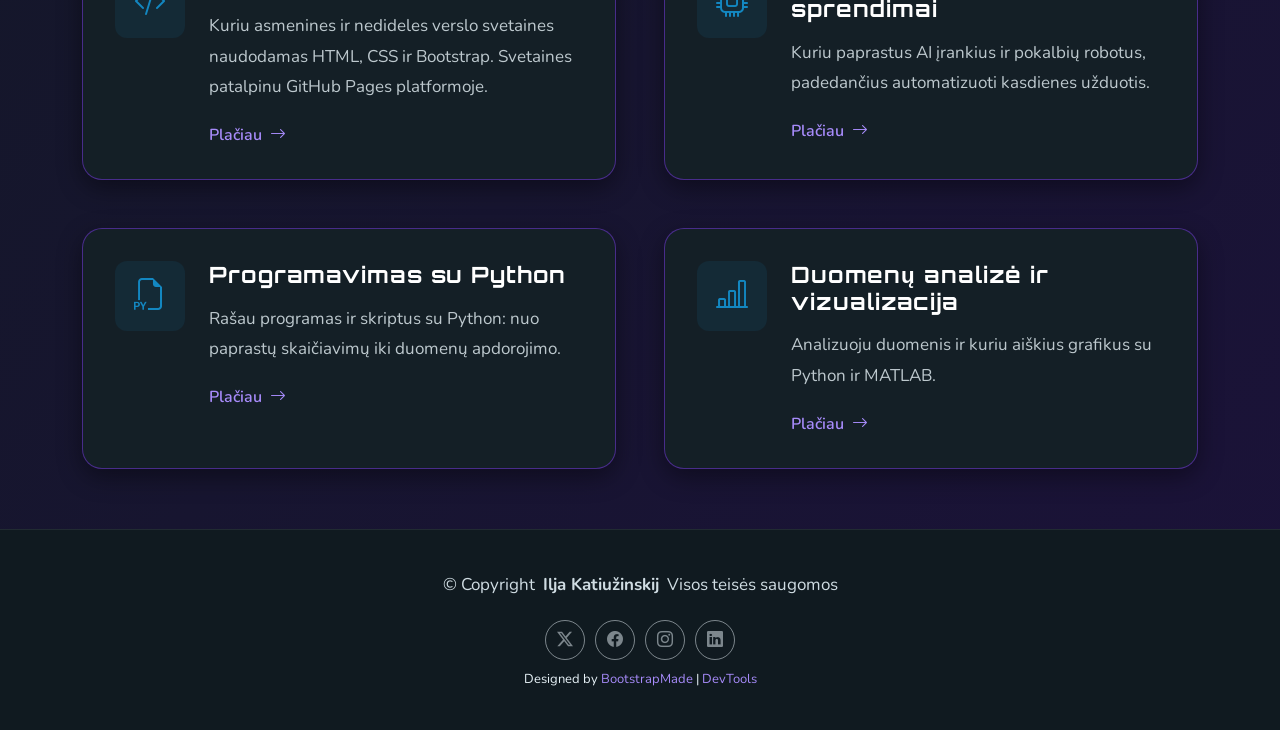
<file: services.html>
<!DOCTYPE html>
<html lang="lt">

<head>
  <meta charset="utf-8">
  <meta content="width=device-width, initial-scale=1.0" name="viewport">
  <title>Paslaugos - Mano CV</title>
  <meta name="description" content="">
  <meta name="keywords" content="">

  <!-- Favicons -->
  <link href="assets/img/favicon.png" rel="icon">
  <link href="assets/img/apple-touch-icon.png" rel="apple-touch-icon">

  <!-- Fonts -->
  <link href="https://fonts.googleapis.com" rel="preconnect">
  <link href="https://fonts.gstatic.com" rel="preconnect" crossorigin>
  <link href="https://fonts.googleapis.com/css2?family=Roboto:ital,wght@0,100;0,300;0,400;0,500;0,700;0,900;1,100;1,300;1,400;1,500;1,700;1,900&family=Poppins:ital,wght@0,100;0,200;0,300;0,400;0,500;0,600;0,700;0,800;0,900;1,100;1,200;1,300;1,400;1,500;1,600;1,700;1,800;1,900&family=Raleway:ital,wght@0,100;0,200;0,300;0,400;0,500;0,600;0,700;0,800;0,900;1,100;1,200;1,300;1,400;1,500;1,600;1,700;1,800;1,900&display=swap" rel="stylesheet">

  <!-- Vendor CSS Files -->
  <link href="assets/vendor/bootstrap/css/bootstrap.min.css" rel="stylesheet">
  <link href="assets/vendor/bootstrap-icons/bootstrap-icons.css" rel="stylesheet">
  <link href="assets/vendor/aos/aos.css" rel="stylesheet">
  <link href="assets/vendor/swiper/swiper-bundle.min.css" rel="stylesheet">
  <link href="assets/vendor/glightbox/css/glightbox.min.css" rel="stylesheet">

  <!-- Main CSS File -->
  <link href="assets/css/main.css" rel="stylesheet">
  <link href="assets/css/custom.css" rel="stylesheet">

  <!-- =======================================================
  * Template Name: FolioOne
  * Template URL: https://bootstrapmade.com/folioone-bootstrap-portfolio-website-template/
  * Updated: Aug 23 2025 with Bootstrap v5.3.7
  * Author: BootstrapMade.com
  * License: https://bootstrapmade.com/license/
  ======================================================== -->
</head>

<body class="services-page">

  <header id="header" class="header d-flex align-items-center light-background sticky-top">
    <div class="container position-relative d-flex align-items-center justify-content-between">

      <!-- <a href="index.html" class="logo d-flex align-items-center me-auto me-xl-0">
      <img src="assets/img/logo.webp" alt="Logotipas">
      <h1 class="sitename">FolioOne</h1> 
    </a> -->

      <nav id="navmenu" class="navmenu">
        <ul>
          <li><a href="index.html">Pagrindinis</a></li>
          <li><a href="about.html">Apie</a></li>
          <li><a href="resume.html">Patirtis</a></li>
          <li><a href="services.html" class="active">Paslaugos</a></li>
          <li><a href="portfolio.html">Portfelis</a></li>
          <li><a href="contact.html">Kontaktai</a></li>
        </ul>
        <i class="mobile-nav-toggle d-xl-none bi bi-list"></i>
      </nav>

      <div class="header-social-links">
        <a href="#" class="twitter"><i class="bi bi-twitter-x"></i></a>
        <a href="#" class="facebook"><i class="bi bi-facebook"></i></a>
        <a href="#" class="instagram"><i class="bi bi-instagram"></i></a>
        <a href="#" class="linkedin"><i class="bi bi-linkedin"></i></a>
      </div>

    </div>
  </header>

  <main class="main">

    <!-- Services Section -->
    <section id="services" class="services section">

      <!-- Section Title -->
      <div class="container section-title" data-aos="fade-up">
  <h2>Paslaugos</h2>
  <p>Siūlomos paslaugos, susijusios su programavimu, duomenų analize ir dirbtiniu intelektu.</p>
  <div class="krovimas" aria-hidden="true">
    <span></span>
    <span></span>
    <span></span>
  </div>
</div><!-- End Section Title -->

      <!-- Paslaugų lentelė -->
      <div class="container mb-5" data-aos="fade-up">
        <div class="table-responsive">
          <table class="table table-dark table-bordered">
            <thead>
              <tr>
                <th>Paslauga</th>
                <th>Aprašymas</th>
                <th>Kaina</th>
              </tr>
            </thead>
            <tbody>
              <tr>
                <td>Tinklalapių programavimas</td>
                <td>Asmeninių svetainių kūrimas</td>
                <td>100 Eur</td>
              </tr>
              <tr>
                <td>Duomenų analizė</td>
                <td>Duomenų apdorojimas ir grafikų kūrimas su Python ar MATLAB</td>
                <td>50 Eur</td>
              </tr>
              <tr>
                <td>AI sprendimai</td>
                <td>Pokalbių roboto ar paprasto AI įrankio sukūrimas</td>
                <td>150 Eur</td>
              </tr>
            </tbody>
          </table>
        </div>
      </div><!-- End Paslaugų lentelė -->

      <!-- Paslaugų sąrašai -->
      <div class="container mb-5" data-aos="fade-up">
        <div class="row g-4">

          <div class="col-md-6">
            <h3>Naudojamos technologijos ir įrankiai</h3>
            <ul>
              <li>HTML, CSS ir Bootstrap</li>
              <li>Python
                <ul>
                  <li>Pandas – duomenų apdorojimui</li>
                  <li>Matplotlib – grafikų kūrimui</li>
                </ul>
              </li>
              <li>MATLAB</li>
              <li>Git ir GitHub</li>
            </ul>
          </div>

          <div class="col-md-6">
            <h3>Tinklalapio kūrimo etapai</h3>
            <ol>
              <li>Poreikių aptarimas su klientu</li>
              <li>Dizaino ir struktūros parengimas</li>
              <li>Svetainės programavimas</li>
              <li>Testavimas ir paskelbimas GitHub Pages</li>
            </ol>
          </div>

        </div>
      </div><!-- End Paslaugų sąrašai -->

      <!-- Medijos įrašai -->
      <div class="container mb-5" data-aos="fade-up">
        <div class="row g-4">

          <div class="col-md-6">
            <h3>Vaizdo įrašas</h3>
            <video src="assets/media/typing.mp4" controls width="100%">
              Jūsų naršyklė nepalaiko vaizdo įrašų.
            </video>
          </div>

          <div class="col-md-6">
            <h3>YouTube įrašas</h3>
            <iframe width="100%" height="315"
              src="https://www.youtube.com/embed/FwOTs4UxQS4"
              title="YouTube vaizdo įrašas" allowfullscreen></iframe>
          </div>

          <div class="col-12">
            <h3>Garso įrašas</h3>
            <audio src="assets/media/clock.mp3" controls>
              Jūsų naršyklė nepalaiko garso įrašų.
            </audio>
          </div>

        </div>
      </div><!-- End Medijos įrašai -->

      <div class="container" data-aos="fade-up" data-aos-delay="100">

        <div class="row justify-content-center g-5">

          <div class="col-md-6" data-aos="fade-right" data-aos-delay="100">
            <div class="service-item">
              <div class="service-icon">
                <i class="bi bi-code-slash"></i>
              </div>
              <div class="service-content">
                <h3>Tinklalapių kūrimas</h3>
                <p>Kuriu asmenines ir nedideles verslo svetaines naudodamas HTML, CSS ir Bootstrap. Svetaines patalpinu GitHub Pages platformoje.</p>
                <a href="" class="service-link">
                  <span>Plačiau</span>
                  <i class="bi bi-arrow-right"></i>
                </a>
              </div>
            </div>
          </div><!-- End Service Item -->

          <div class="col-md-6" data-aos="fade-left" data-aos-delay="100">
            <div class="service-item">
              <div class="service-icon">
                <i class="bi bi-cpu"></i>
              </div>
              <div class="service-content">
                <h3>Dirbtinio intelekto sprendimai</h3>
                <p>Kuriu paprastus AI įrankius ir pokalbių robotus, padedančius automatizuoti kasdienes užduotis.</p>
                <a href="" class="service-link">
                  <span>Plačiau</span>
                  <i class="bi bi-arrow-right"></i>
                </a>
              </div>
            </div>
          </div><!-- End Service Item -->

          <div class="col-md-6" data-aos="fade-right" data-aos-delay="200">
            <div class="service-item">
              <div class="service-icon">
                <i class="bi bi-filetype-py"></i>
              </div>
              <div class="service-content">
                <h3>Programavimas su Python</h3>
                <p>Rašau programas ir skriptus su Python: nuo paprastų skaičiavimų iki duomenų apdorojimo.</p>
                <a href="" class="service-link">
                  <span>Plačiau</span>
                  <i class="bi bi-arrow-right"></i>
                </a>
              </div>
            </div>
          </div><!-- End Service Item -->

          <div class="col-md-6" data-aos="fade-left" data-aos-delay="200">
            <div class="service-item">
              <div class="service-icon">
                <i class="bi bi-bar-chart-line"></i>
              </div>
              <div class="service-content">
                <h3>Duomenų analizė ir vizualizacija</h3>
                <p>Analizuoju duomenis ir kuriu aiškius grafikus su Python ir MATLAB.</p>
                <a href="" class="service-link">
                  <span>Plačiau</span>
                  <i class="bi bi-arrow-right"></i>
                </a>
              </div>
            </div>
          </div><!-- End Service Item -->

        </div>

      </div>

    </section><!-- /Services Section -->

  </main>

  <footer id="footer" class="footer">

    <div class="container">
      <div class="copyright text-center ">
        <p>© <span>Copyright</span> <strong class="px-1 sitename">Ilja Katiužinskij</strong> <span>Visos teisės saugomos<br></span></p>
      </div>
      <div class="social-links d-flex justify-content-center">
        <a href=""><i class="bi bi-twitter-x"></i></a>
        <a href=""><i class="bi bi-facebook"></i></a>
        <a href=""><i class="bi bi-instagram"></i></a>
        <a href=""><i class="bi bi-linkedin"></i></a>
      </div>
      <div class="credits">
        <!-- All the links in the footer should remain intact. -->
        <!-- You can delete the links only if you've purchased the pro version. -->
        <!-- Licensing information: https://bootstrapmade.com/license/ -->
        <!-- Purchase the pro version with working PHP/AJAX contact form: [buy-url] -->
        Designed by <a href="https://bootstrapmade.com/">BootstrapMade</a> | <a href="https://bootstrapmade.com/tools/">DevTools</a>
      </div>
    </div>

  </footer>

  <!-- Scroll Top -->
  <a href="#" id="scroll-top" class="scroll-top d-flex align-items-center justify-content-center"><i class="bi bi-arrow-up-short"></i></a>

  <!-- Preloader -->
  <div id="preloader"></div>

  <!-- Vendor JS Files -->
  <script src="assets/vendor/bootstrap/js/bootstrap.bundle.min.js"></script>
  <script src="assets/vendor/php-email-form/validate.js"></script>
  <script src="assets/vendor/aos/aos.js"></script>
  <script src="assets/vendor/typed.js/typed.umd.js"></script>
  <script src="assets/vendor/waypoints/noframework.waypoints.js"></script>
  <script src="assets/vendor/purecounter/purecounter_vanilla.js"></script>
  <script src="assets/vendor/swiper/swiper-bundle.min.js"></script>
  <script src="assets/vendor/imagesloaded/imagesloaded.pkgd.min.js"></script>
  <script src="assets/vendor/isotope-layout/isotope.pkgd.min.js"></script>
  <script src="assets/vendor/glightbox/js/glightbox.min.js"></script>

  <!-- Main JS File -->
  <script src="assets/js/main.js"></script>

</body>

</html>
</file>
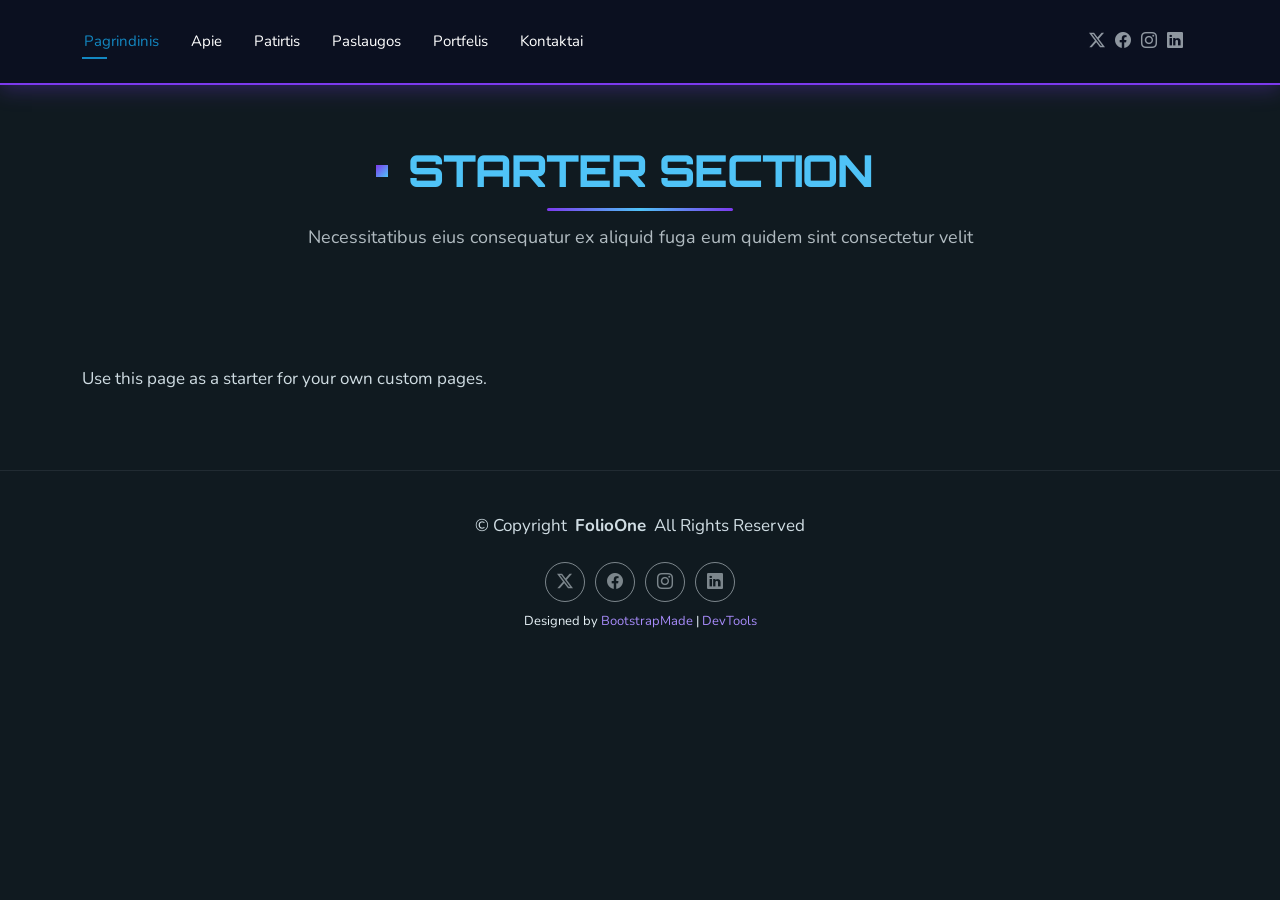
<file: starter-page.html>
<!DOCTYPE html>
<html lang="en">

<head>
  <meta charset="utf-8">
  <meta content="width=device-width, initial-scale=1.0" name="viewport">
  <title>Starter Page - FolioOne Bootstrap Template</title>
  <meta name="description" content="">
  <meta name="keywords" content="">

  <!-- Favicons -->
  <link href="assets/img/favicon.png" rel="icon">
  <link href="assets/img/apple-touch-icon.png" rel="apple-touch-icon">

  <!-- Fonts -->
  <link href="https://fonts.googleapis.com" rel="preconnect">
  <link href="https://fonts.gstatic.com" rel="preconnect" crossorigin>
  <link href="https://fonts.googleapis.com/css2?family=Roboto:ital,wght@0,100;0,300;0,400;0,500;0,700;0,900;1,100;1,300;1,400;1,500;1,700;1,900&family=Poppins:ital,wght@0,100;0,200;0,300;0,400;0,500;0,600;0,700;0,800;0,900;1,100;1,200;1,300;1,400;1,500;1,600;1,700;1,800;1,900&family=Raleway:ital,wght@0,100;0,200;0,300;0,400;0,500;0,600;0,700;0,800;0,900;1,100;1,200;1,300;1,400;1,500;1,600;1,700;1,800;1,900&display=swap" rel="stylesheet">

  <!-- Vendor CSS Files -->
  <link href="assets/vendor/bootstrap/css/bootstrap.min.css" rel="stylesheet">
  <link href="assets/vendor/bootstrap-icons/bootstrap-icons.css" rel="stylesheet">
  <link href="assets/vendor/aos/aos.css" rel="stylesheet">
  <link href="assets/vendor/swiper/swiper-bundle.min.css" rel="stylesheet">
  <link href="assets/vendor/glightbox/css/glightbox.min.css" rel="stylesheet">

  <!-- Main CSS File -->
  <link href="assets/css/main.css" rel="stylesheet">
  <link href="assets/css/custom.css" rel="stylesheet">

  <!-- =======================================================
  * Template Name: FolioOne
  * Template URL: https://bootstrapmade.com/folioone-bootstrap-portfolio-website-template/
  * Updated: Aug 23 2025 with Bootstrap v5.3.7
  * Author: BootstrapMade.com
  * License: https://bootstrapmade.com/license/
  ======================================================== -->
</head>

<body class="starter-page-page">

  <header id="header" class="header d-flex align-items-center light-background sticky-top">
    <div class="container position-relative d-flex align-items-center justify-content-between">

      <!-- <a href="index.html" class="logo d-flex align-items-center me-auto me-xl-0">
      <img src="assets/img/logo.webp" alt="Logotipas">
      <h1 class="sitename">FolioOne</h1> 
    </a> -->

      <nav id="navmenu" class="navmenu">
        <ul>
          <li><a href="index.html" class="active">Pagrindinis</a></li>
          <li><a href="about.html">Apie</a></li>
          <li><a href="resume.html">Patirtis</a></li>
          <li><a href="services.html">Paslaugos</a></li>
          <li><a href="portfolio.html">Portfelis</a></li>
          <li><a href="contact.html">Kontaktai</a></li>
        </ul>
        <i class="mobile-nav-toggle d-xl-none bi bi-list"></i>
      </nav>

      <div class="header-social-links">
        <a href="#" class="twitter"><i class="bi bi-twitter-x"></i></a>
        <a href="#" class="facebook"><i class="bi bi-facebook"></i></a>
        <a href="#" class="instagram"><i class="bi bi-instagram"></i></a>
        <a href="#" class="linkedin"><i class="bi bi-linkedin"></i></a>
      </div>

    </div>
  </header>

  <main class="main">

    <!-- Starter Section Section -->
    <section id="starter-section" class="starter-section section">

      <!-- Section Title -->
      <div class="container section-title" data-aos="fade-up">
        <h2>Starter Section</h2>
        <p>Necessitatibus eius consequatur ex aliquid fuga eum quidem sint consectetur velit</p>
      </div><!-- End Section Title -->

      <div class="container" data-aos="fade-up">
        <p>Use this page as a starter for your own custom pages.</p>
      </div>

    </section><!-- /Starter Section Section -->

  </main>

  <footer id="footer" class="footer">

    <div class="container">
      <div class="copyright text-center ">
        <p>© <span>Copyright</span> <strong class="px-1 sitename">FolioOne</strong> <span>All Rights Reserved<br></span></p>
      </div>
      <div class="social-links d-flex justify-content-center">
        <a href=""><i class="bi bi-twitter-x"></i></a>
        <a href=""><i class="bi bi-facebook"></i></a>
        <a href=""><i class="bi bi-instagram"></i></a>
        <a href=""><i class="bi bi-linkedin"></i></a>
      </div>
      <div class="credits">
        <!-- All the links in the footer should remain intact. -->
        <!-- You can delete the links only if you've purchased the pro version. -->
        <!-- Licensing information: https://bootstrapmade.com/license/ -->
        <!-- Purchase the pro version with working PHP/AJAX contact form: [buy-url] -->
        Designed by <a href="https://bootstrapmade.com/">BootstrapMade</a> | <a href="https://bootstrapmade.com/tools/">DevTools</a>
      </div>
    </div>

  </footer>

  <!-- Scroll Top -->
  <a href="#" id="scroll-top" class="scroll-top d-flex align-items-center justify-content-center"><i class="bi bi-arrow-up-short"></i></a>

  <!-- Preloader -->
  <div id="preloader"></div>

  <!-- Vendor JS Files -->
  <script src="assets/vendor/bootstrap/js/bootstrap.bundle.min.js"></script>
  <script src="assets/vendor/php-email-form/validate.js"></script>
  <script src="assets/vendor/aos/aos.js"></script>
  <script src="assets/vendor/typed.js/typed.umd.js"></script>
  <script src="assets/vendor/waypoints/noframework.waypoints.js"></script>
  <script src="assets/vendor/purecounter/purecounter_vanilla.js"></script>
  <script src="assets/vendor/swiper/swiper-bundle.min.js"></script>
  <script src="assets/vendor/imagesloaded/imagesloaded.pkgd.min.js"></script>
  <script src="assets/vendor/isotope-layout/isotope.pkgd.min.js"></script>
  <script src="assets/vendor/glightbox/js/glightbox.min.js"></script>

  <!-- Main JS File -->
  <script src="assets/js/main.js"></script>

</body>

</html>
</file>
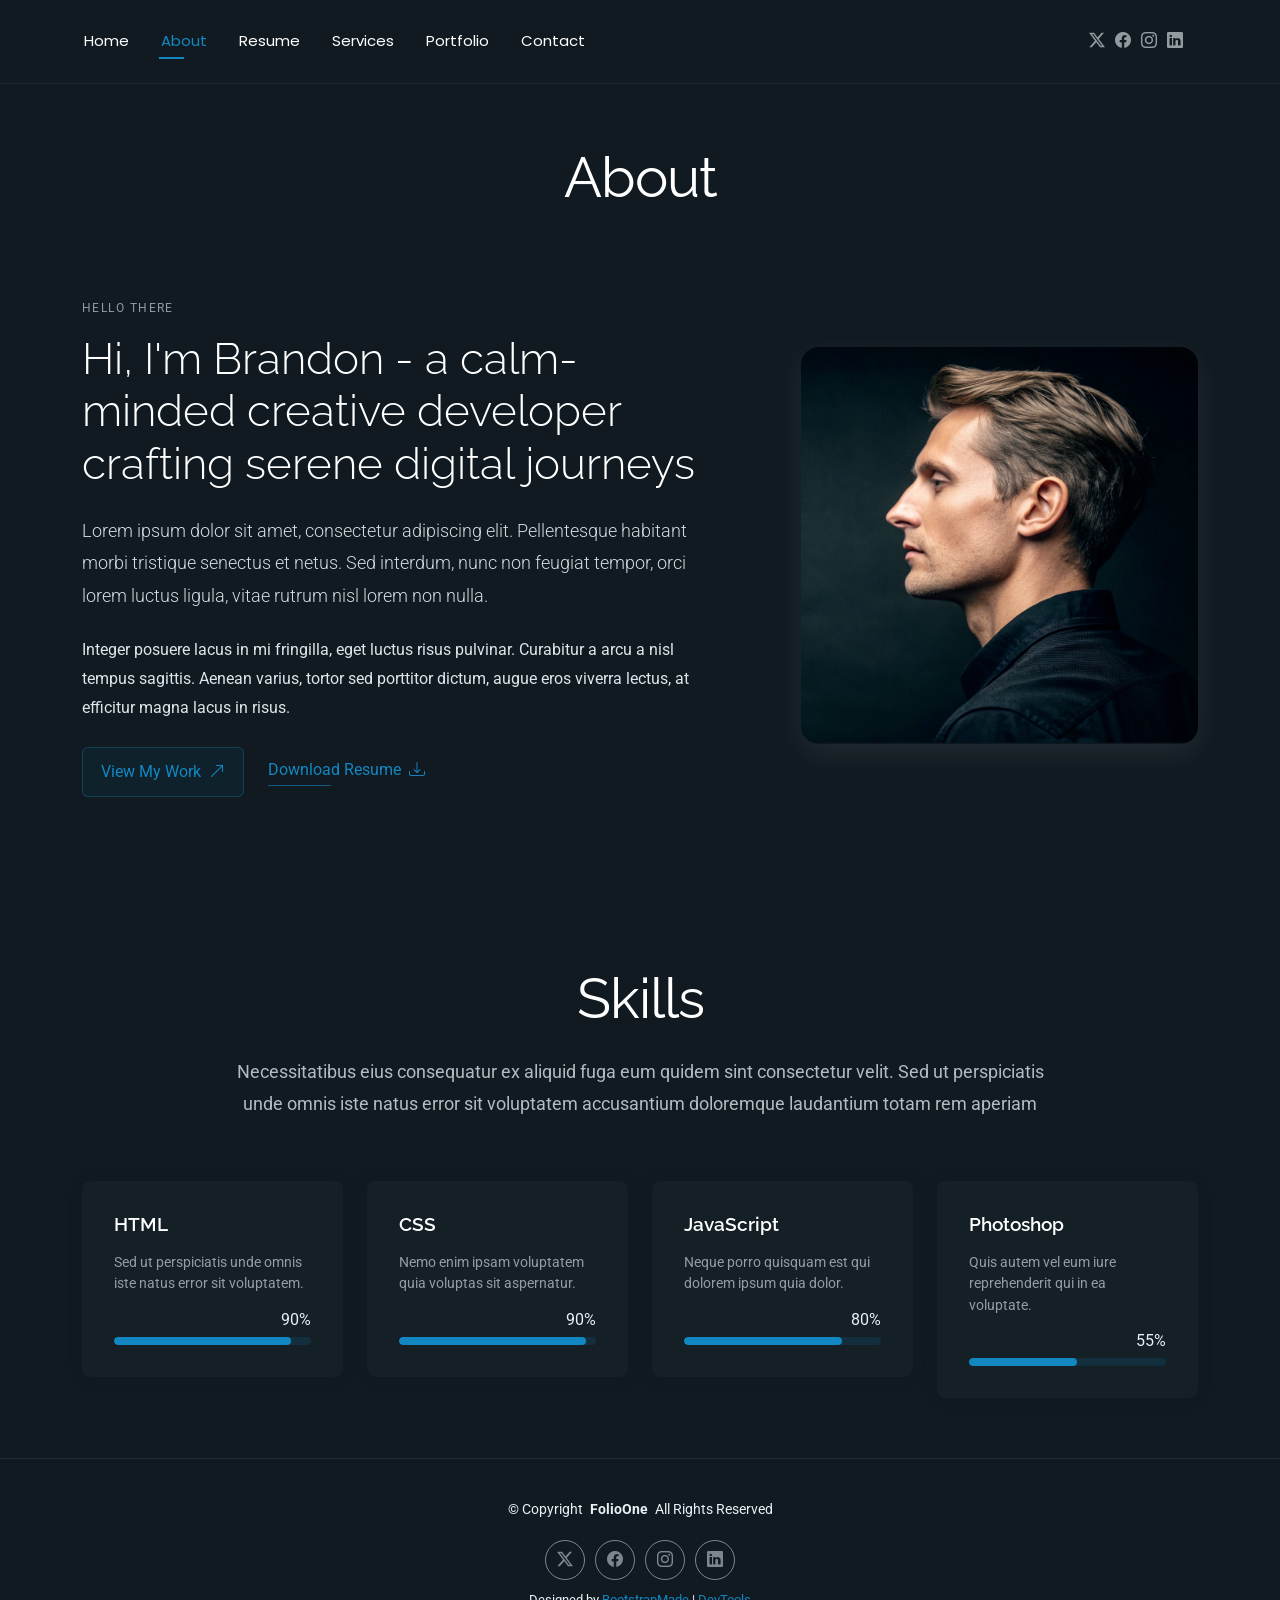
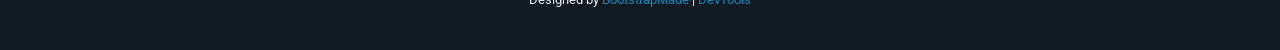
<file: template_1/about.html>
<!DOCTYPE html>
<html lang="en">

<head>
  <meta charset="utf-8">
  <meta content="width=device-width, initial-scale=1.0" name="viewport">
  <title>About - FolioOne Bootstrap Template</title>
  <meta name="description" content="">
  <meta name="keywords" content="">

  <!-- Favicons -->
  <link href="assets/img/favicon.png" rel="icon">
  <link href="assets/img/apple-touch-icon.png" rel="apple-touch-icon">

  <!-- Fonts -->
  <link href="https://fonts.googleapis.com" rel="preconnect">
  <link href="https://fonts.gstatic.com" rel="preconnect" crossorigin>
  <link href="https://fonts.googleapis.com/css2?family=Roboto:ital,wght@0,100;0,300;0,400;0,500;0,700;0,900;1,100;1,300;1,400;1,500;1,700;1,900&family=Poppins:ital,wght@0,100;0,200;0,300;0,400;0,500;0,600;0,700;0,800;0,900;1,100;1,200;1,300;1,400;1,500;1,600;1,700;1,800;1,900&family=Raleway:ital,wght@0,100;0,200;0,300;0,400;0,500;0,600;0,700;0,800;0,900;1,100;1,200;1,300;1,400;1,500;1,600;1,700;1,800;1,900&display=swap" rel="stylesheet">

  <!-- Vendor CSS Files -->
  <link href="assets/vendor/bootstrap/css/bootstrap.min.css" rel="stylesheet">
  <link href="assets/vendor/bootstrap-icons/bootstrap-icons.css" rel="stylesheet">
  <link href="assets/vendor/aos/aos.css" rel="stylesheet">
  <link href="assets/vendor/swiper/swiper-bundle.min.css" rel="stylesheet">
  <link href="assets/vendor/glightbox/css/glightbox.min.css" rel="stylesheet">

  <!-- Main CSS File -->
  <link href="assets/css/main.css" rel="stylesheet">

  <!-- =======================================================
  * Template Name: FolioOne
  * Template URL: https://bootstrapmade.com/folioone-bootstrap-portfolio-website-template/
  * Updated: Aug 23 2025 with Bootstrap v5.3.7
  * Author: BootstrapMade.com
  * License: https://bootstrapmade.com/license/
  ======================================================== -->
</head>

<body class="about-page">

  <header id="header" class="header d-flex align-items-center light-background sticky-top">
    <div class="container position-relative d-flex align-items-center justify-content-between">

      <!-- <a href="index.html" class="logo d-flex align-items-center me-auto me-xl-0">
      <img src="assets/img/logo.webp" alt="">
      <h1 class="sitename">FolioOne</h1> 
    </a> -->

      <nav id="navmenu" class="navmenu">
        <ul>
          <li><a href="index.html">Home</a></li>
          <li><a href="about.html" class="active">About</a></li>
          <li><a href="resume.html">Resume</a></li>
          <li><a href="services.html">Services</a></li>
          <li><a href="portfolio.html">Portfolio</a></li>
          <li><a href="contact.html">Contact</a></li>
        </ul>
        <i class="mobile-nav-toggle d-xl-none bi bi-list"></i>
      </nav>

      <div class="header-social-links">
        <a href="#" class="twitter"><i class="bi bi-twitter-x"></i></a>
        <a href="#" class="facebook"><i class="bi bi-facebook"></i></a>
        <a href="#" class="instagram"><i class="bi bi-instagram"></i></a>
        <a href="#" class="linkedin"><i class="bi bi-linkedin"></i></a>
      </div>

    </div>
  </header>

  <main class="main">

    <!-- About Section -->
    <section id="about" class="about section">

      <!-- Section Title -->
      <div class="container section-title" data-aos="fade-up">
        <h2>About</h2>
      </div><!-- End Section Title -->

      <div class="container" data-aos="fade-up" data-aos-delay="100">

        <!-- Intro + Photo -->
        <div class="row align-items-center justify-content-between gy-5 mb-5">
          <div class="col-lg-7" data-aos="fade-right" data-aos-delay="150">
            <div class="intro-content">
              <span class="eyebrow">Hello there</span>
              <h2 class="headline">Hi, I'm Brandon - a calm-minded creative developer crafting serene digital journeys</h2>
              <p class="lead">
                Lorem ipsum dolor sit amet, consectetur adipiscing elit. Pellentesque habitant morbi tristique senectus et netus. Sed interdum, nunc non feugiat tempor, orci lorem luctus ligula, vitae rutrum nisl lorem non nulla.
              </p>
              <p>
                Integer posuere lacus in mi fringilla, eget luctus risus pulvinar. Curabitur a arcu a nisl tempus sagittis. Aenean varius, tortor sed porttitor dictum, augue eros viverra lectus, at efficitur magna lacus in risus.
              </p>

              <div class="cta-group">
                <a href="#portfolio" class="btn-ghost">
                  View My Work <i class="bi bi-arrow-up-right"></i>
                </a>
                <a href="#" class="link-underline">
                  Download Resume <i class="bi bi-download"></i>
                </a>
              </div>
            </div>
          </div>

          <div class="col-lg-5" data-aos="zoom-in" data-aos-delay="250">
            <figure class="profile-figure text-center text-lg-end">
              <img src="assets/img/profile/profile-square-11.webp" alt="Portrait of Alex" class="img-fluid profile-photo">
            </figure>
          </div>
        </div>
        <!-- End Intro + Photo -->
      </div>
    </section><!-- /About Section -->

    <!-- Skills Section -->
    <section id="skills" class="skills section">

      <!-- Section Title -->
      <div class="container section-title" data-aos="fade-up">
        <h2>Skills</h2>
        <p>Necessitatibus eius consequatur ex aliquid fuga eum quidem sint consectetur velit. Sed ut perspiciatis unde omnis iste natus error sit voluptatem accusantium doloremque laudantium totam rem aperiam</p>
      </div><!-- End Section Title -->

      <div class="container" data-aos="fade-up" data-aos-delay="100">

        <div class="row g-4 skills-animation">

          <div class="col-md-6 col-lg-3" data-aos="fade-up" data-aos-delay="100">
            <div class="skill-box">
              <h3>HTML</h3>
              <p>Sed ut perspiciatis unde omnis iste natus error sit voluptatem.</p>
              <span class="text-end d-block">90%</span>
              <div class="progress">
                <div class="progress-bar" role="progressbar" aria-valuenow="90" aria-valuemin="0" aria-valuemax="100"></div>
              </div>
            </div>
          </div>

          <div class="col-md-6 col-lg-3" data-aos="fade-up" data-aos-delay="200">
            <div class="skill-box">
              <h3>CSS</h3>
              <p>Nemo enim ipsam voluptatem quia voluptas sit aspernatur.</p>
              <span class="text-end d-block">90%</span>
              <div class="progress">
                <div class="progress-bar" role="progressbar" aria-valuenow="95" aria-valuemin="0" aria-valuemax="100"></div>
              </div>
            </div>
          </div>

          <div class="col-md-6 col-lg-3" data-aos="fade-up" data-aos-delay="300">
            <div class="skill-box">
              <h3>JavaScript</h3>
              <p>Neque porro quisquam est qui dolorem ipsum quia dolor.</p>
              <span class="text-end d-block">80%</span>
              <div class="progress">
                <div class="progress-bar" role="progressbar" aria-valuenow="80" aria-valuemin="0" aria-valuemax="100"></div>
              </div>
            </div>
          </div>

          <div class="col-md-6 col-lg-3" data-aos="fade-up" data-aos-delay="400">
            <div class="skill-box">
              <h3>Photoshop</h3>
              <p>Quis autem vel eum iure reprehenderit qui in ea voluptate.</p>
              <span class="text-end d-block">55%</span>
              <div class="progress">
                <div class="progress-bar" role="progressbar" aria-valuenow="55" aria-valuemin="0" aria-valuemax="100">
                </div>
              </div>
            </div>
          </div>

        </div>

      </div>

    </section><!-- /Skills Section -->
  </main>

  <footer id="footer" class="footer">

    <div class="container">
      <div class="copyright text-center ">
        <p>© <span>Copyright</span> <strong class="px-1 sitename">FolioOne</strong> <span>All Rights Reserved<br></span></p>
      </div>
      <div class="social-links d-flex justify-content-center">
        <a href=""><i class="bi bi-twitter-x"></i></a>
        <a href=""><i class="bi bi-facebook"></i></a>
        <a href=""><i class="bi bi-instagram"></i></a>
        <a href=""><i class="bi bi-linkedin"></i></a>
      </div>
      <div class="credits">
        <!-- All the links in the footer should remain intact. -->
        <!-- You can delete the links only if you've purchased the pro version. -->
        <!-- Licensing information: https://bootstrapmade.com/license/ -->
        <!-- Purchase the pro version with working PHP/AJAX contact form: [buy-url] -->
        Designed by <a href="https://bootstrapmade.com/">BootstrapMade</a> | <a href="https://bootstrapmade.com/tools/">DevTools</a>
      </div>
    </div>

  </footer>

  <!-- Scroll Top -->
  <a href="#" id="scroll-top" class="scroll-top d-flex align-items-center justify-content-center"><i class="bi bi-arrow-up-short"></i></a>

  <!-- Preloader -->
  <div id="preloader"></div>

  <!-- Vendor JS Files -->
  <script src="assets/vendor/bootstrap/js/bootstrap.bundle.min.js"></script>
  <script src="assets/vendor/php-email-form/validate.js"></script>
  <script src="assets/vendor/aos/aos.js"></script>
  <script src="assets/vendor/typed.js/typed.umd.js"></script>
  <script src="assets/vendor/waypoints/noframework.waypoints.js"></script>
  <script src="assets/vendor/purecounter/purecounter_vanilla.js"></script>
  <script src="assets/vendor/swiper/swiper-bundle.min.js"></script>
  <script src="assets/vendor/imagesloaded/imagesloaded.pkgd.min.js"></script>
  <script src="assets/vendor/isotope-layout/isotope.pkgd.min.js"></script>
  <script src="assets/vendor/glightbox/js/glightbox.min.js"></script>

  <!-- Main JS File -->
  <script src="assets/js/main.js"></script>

</body>

</html>
</file>
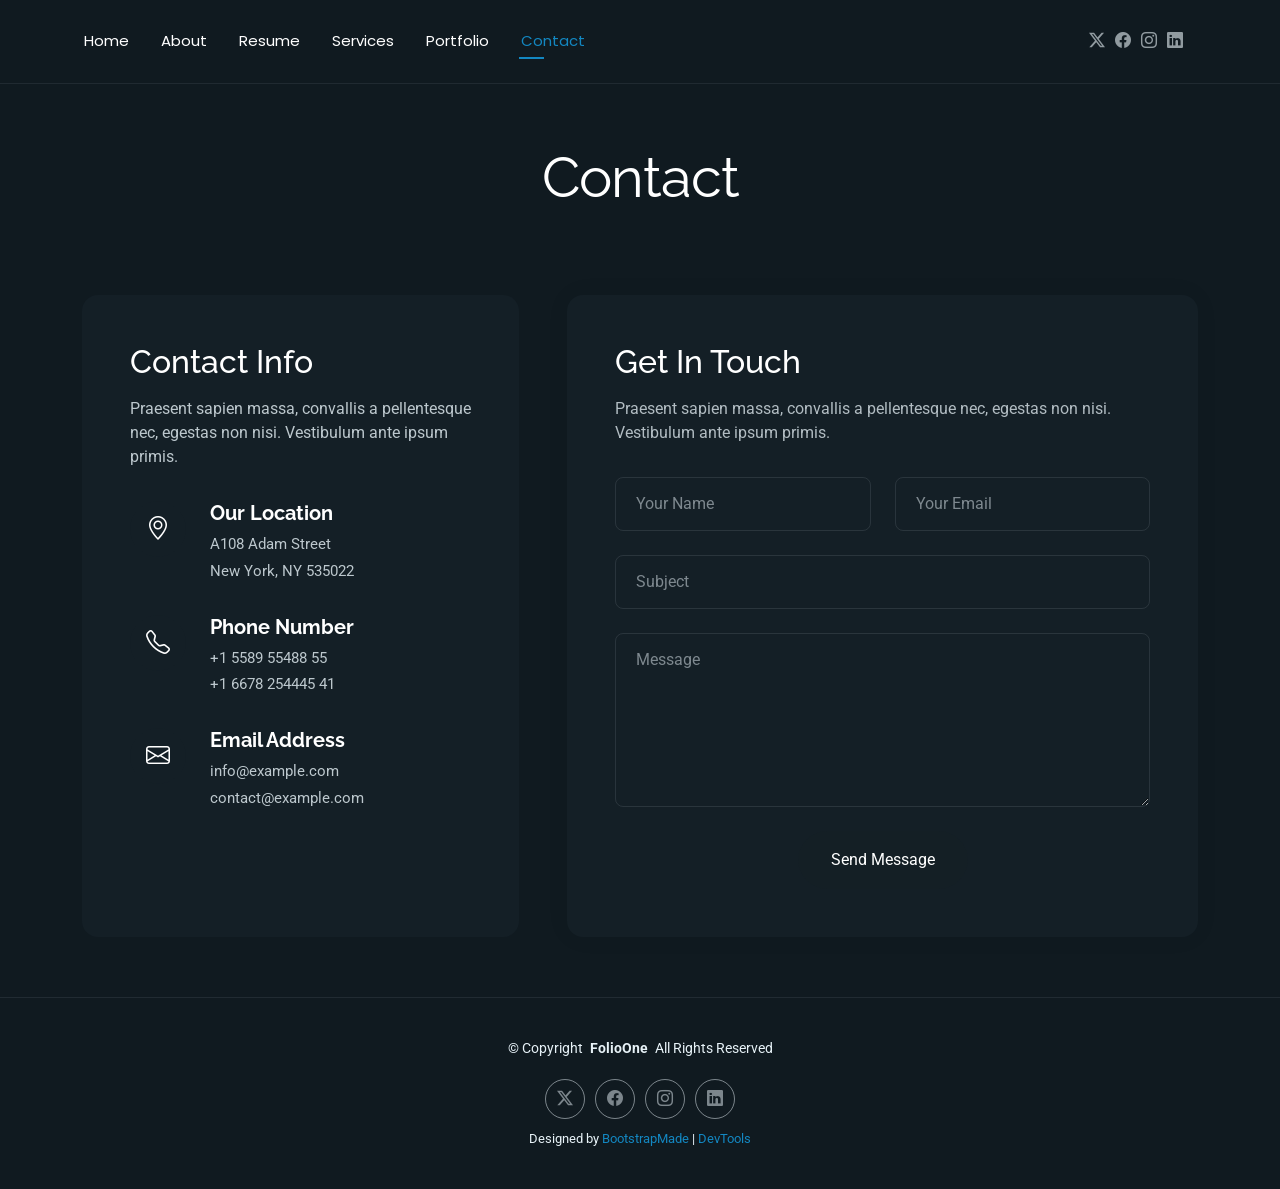
<file: template_1/contact.html>
<!DOCTYPE html>
<html lang="en">

<head>
  <meta charset="utf-8">
  <meta content="width=device-width, initial-scale=1.0" name="viewport">
  <title>Contact - FolioOne Bootstrap Template</title>
  <meta name="description" content="">
  <meta name="keywords" content="">

  <!-- Favicons -->
  <link href="assets/img/favicon.png" rel="icon">
  <link href="assets/img/apple-touch-icon.png" rel="apple-touch-icon">

  <!-- Fonts -->
  <link href="https://fonts.googleapis.com" rel="preconnect">
  <link href="https://fonts.gstatic.com" rel="preconnect" crossorigin>
  <link href="https://fonts.googleapis.com/css2?family=Roboto:ital,wght@0,100;0,300;0,400;0,500;0,700;0,900;1,100;1,300;1,400;1,500;1,700;1,900&family=Poppins:ital,wght@0,100;0,200;0,300;0,400;0,500;0,600;0,700;0,800;0,900;1,100;1,200;1,300;1,400;1,500;1,600;1,700;1,800;1,900&family=Raleway:ital,wght@0,100;0,200;0,300;0,400;0,500;0,600;0,700;0,800;0,900;1,100;1,200;1,300;1,400;1,500;1,600;1,700;1,800;1,900&display=swap" rel="stylesheet">

  <!-- Vendor CSS Files -->
  <link href="assets/vendor/bootstrap/css/bootstrap.min.css" rel="stylesheet">
  <link href="assets/vendor/bootstrap-icons/bootstrap-icons.css" rel="stylesheet">
  <link href="assets/vendor/aos/aos.css" rel="stylesheet">
  <link href="assets/vendor/swiper/swiper-bundle.min.css" rel="stylesheet">
  <link href="assets/vendor/glightbox/css/glightbox.min.css" rel="stylesheet">

  <!-- Main CSS File -->
  <link href="assets/css/main.css" rel="stylesheet">

  <!-- =======================================================
  * Template Name: FolioOne
  * Template URL: https://bootstrapmade.com/folioone-bootstrap-portfolio-website-template/
  * Updated: Aug 23 2025 with Bootstrap v5.3.7
  * Author: BootstrapMade.com
  * License: https://bootstrapmade.com/license/
  ======================================================== -->
</head>

<body class="contact-page">

  <header id="header" class="header d-flex align-items-center light-background sticky-top">
    <div class="container position-relative d-flex align-items-center justify-content-between">

      <!-- <a href="index.html" class="logo d-flex align-items-center me-auto me-xl-0">
      <img src="assets/img/logo.webp" alt="">
      <h1 class="sitename">FolioOne</h1> 
    </a> -->

      <nav id="navmenu" class="navmenu">
        <ul>
          <li><a href="index.html">Home</a></li>
          <li><a href="about.html">About</a></li>
          <li><a href="resume.html">Resume</a></li>
          <li><a href="services.html">Services</a></li>
          <li><a href="portfolio.html">Portfolio</a></li>
          <li><a href="contact.html" class="active">Contact</a></li>
        </ul>
        <i class="mobile-nav-toggle d-xl-none bi bi-list"></i>
      </nav>

      <div class="header-social-links">
        <a href="#" class="twitter"><i class="bi bi-twitter-x"></i></a>
        <a href="#" class="facebook"><i class="bi bi-facebook"></i></a>
        <a href="#" class="instagram"><i class="bi bi-instagram"></i></a>
        <a href="#" class="linkedin"><i class="bi bi-linkedin"></i></a>
      </div>

    </div>
  </header>

  <main class="main">

    <!-- Contact Section -->
    <section id="contact" class="contact section">

      <!-- Section Title -->
      <div class="container section-title" data-aos="fade-up">
        <h2>Contact</h2>
      </div><!-- End Section Title -->

      <div class="container" data-aos="fade-up" data-aos-delay="100">

        <div class="row g-4 g-lg-5">
          <div class="col-lg-5">
            <div class="info-box" data-aos="fade-up" data-aos-delay="200">
              <h3>Contact Info</h3>
              <p>Praesent sapien massa, convallis a pellentesque nec, egestas non nisi. Vestibulum ante ipsum primis.</p>

              <div class="info-item" data-aos="fade-up" data-aos-delay="300">
                <div class="icon-box">
                  <i class="bi bi-geo-alt"></i>
                </div>
                <div class="content">
                  <h4>Our Location</h4>
                  <p>A108 Adam Street</p>
                  <p>New York, NY 535022</p>
                </div>
              </div>

              <div class="info-item" data-aos="fade-up" data-aos-delay="400">
                <div class="icon-box">
                  <i class="bi bi-telephone"></i>
                </div>
                <div class="content">
                  <h4>Phone Number</h4>
                  <p>+1 5589 55488 55</p>
                  <p>+1 6678 254445 41</p>
                </div>
              </div>

              <div class="info-item" data-aos="fade-up" data-aos-delay="500">
                <div class="icon-box">
                  <i class="bi bi-envelope"></i>
                </div>
                <div class="content">
                  <h4>Email Address</h4>
                  <p>info@example.com</p>
                  <p>contact@example.com</p>
                </div>
              </div>
            </div>
          </div>

          <div class="col-lg-7">
            <div class="contact-form" data-aos="fade-up" data-aos-delay="300">
              <h3>Get In Touch</h3>
              <p>Praesent sapien massa, convallis a pellentesque nec, egestas non nisi. Vestibulum ante ipsum primis.</p>

              <form action="forms/contact.php" method="post" class="php-email-form" data-aos="fade-up" data-aos-delay="200">
                <div class="row gy-4">

                  <div class="col-md-6">
                    <input type="text" name="name" class="form-control" placeholder="Your Name" required="">
                  </div>

                  <div class="col-md-6 ">
                    <input type="email" class="form-control" name="email" placeholder="Your Email" required="">
                  </div>

                  <div class="col-12">
                    <input type="text" class="form-control" name="subject" placeholder="Subject" required="">
                  </div>

                  <div class="col-12">
                    <textarea class="form-control" name="message" rows="6" placeholder="Message" required=""></textarea>
                  </div>

                  <div class="col-12 text-center">
                    <div class="loading">Loading</div>
                    <div class="error-message"></div>
                    <div class="sent-message">Your message has been sent. Thank you!</div>

                    <button type="submit" class="btn">Send Message</button>
                  </div>

                </div>
              </form>

            </div>
          </div>

        </div>

      </div>

    </section><!-- /Contact Section -->

  </main>

  <footer id="footer" class="footer">

    <div class="container">
      <div class="copyright text-center ">
        <p>© <span>Copyright</span> <strong class="px-1 sitename">FolioOne</strong> <span>All Rights Reserved<br></span></p>
      </div>
      <div class="social-links d-flex justify-content-center">
        <a href=""><i class="bi bi-twitter-x"></i></a>
        <a href=""><i class="bi bi-facebook"></i></a>
        <a href=""><i class="bi bi-instagram"></i></a>
        <a href=""><i class="bi bi-linkedin"></i></a>
      </div>
      <div class="credits">
        <!-- All the links in the footer should remain intact. -->
        <!-- You can delete the links only if you've purchased the pro version. -->
        <!-- Licensing information: https://bootstrapmade.com/license/ -->
        <!-- Purchase the pro version with working PHP/AJAX contact form: [buy-url] -->
        Designed by <a href="https://bootstrapmade.com/">BootstrapMade</a> | <a href="https://bootstrapmade.com/tools/">DevTools</a>
      </div>
    </div>

  </footer>

  <!-- Scroll Top -->
  <a href="#" id="scroll-top" class="scroll-top d-flex align-items-center justify-content-center"><i class="bi bi-arrow-up-short"></i></a>

  <!-- Preloader -->
  <div id="preloader"></div>

  <!-- Vendor JS Files -->
  <script src="assets/vendor/bootstrap/js/bootstrap.bundle.min.js"></script>
  <script src="assets/vendor/php-email-form/validate.js"></script>
  <script src="assets/vendor/aos/aos.js"></script>
  <script src="assets/vendor/typed.js/typed.umd.js"></script>
  <script src="assets/vendor/waypoints/noframework.waypoints.js"></script>
  <script src="assets/vendor/purecounter/purecounter_vanilla.js"></script>
  <script src="assets/vendor/swiper/swiper-bundle.min.js"></script>
  <script src="assets/vendor/imagesloaded/imagesloaded.pkgd.min.js"></script>
  <script src="assets/vendor/isotope-layout/isotope.pkgd.min.js"></script>
  <script src="assets/vendor/glightbox/js/glightbox.min.js"></script>

  <!-- Main JS File -->
  <script src="assets/js/main.js"></script>

</body>

</html>
</file>
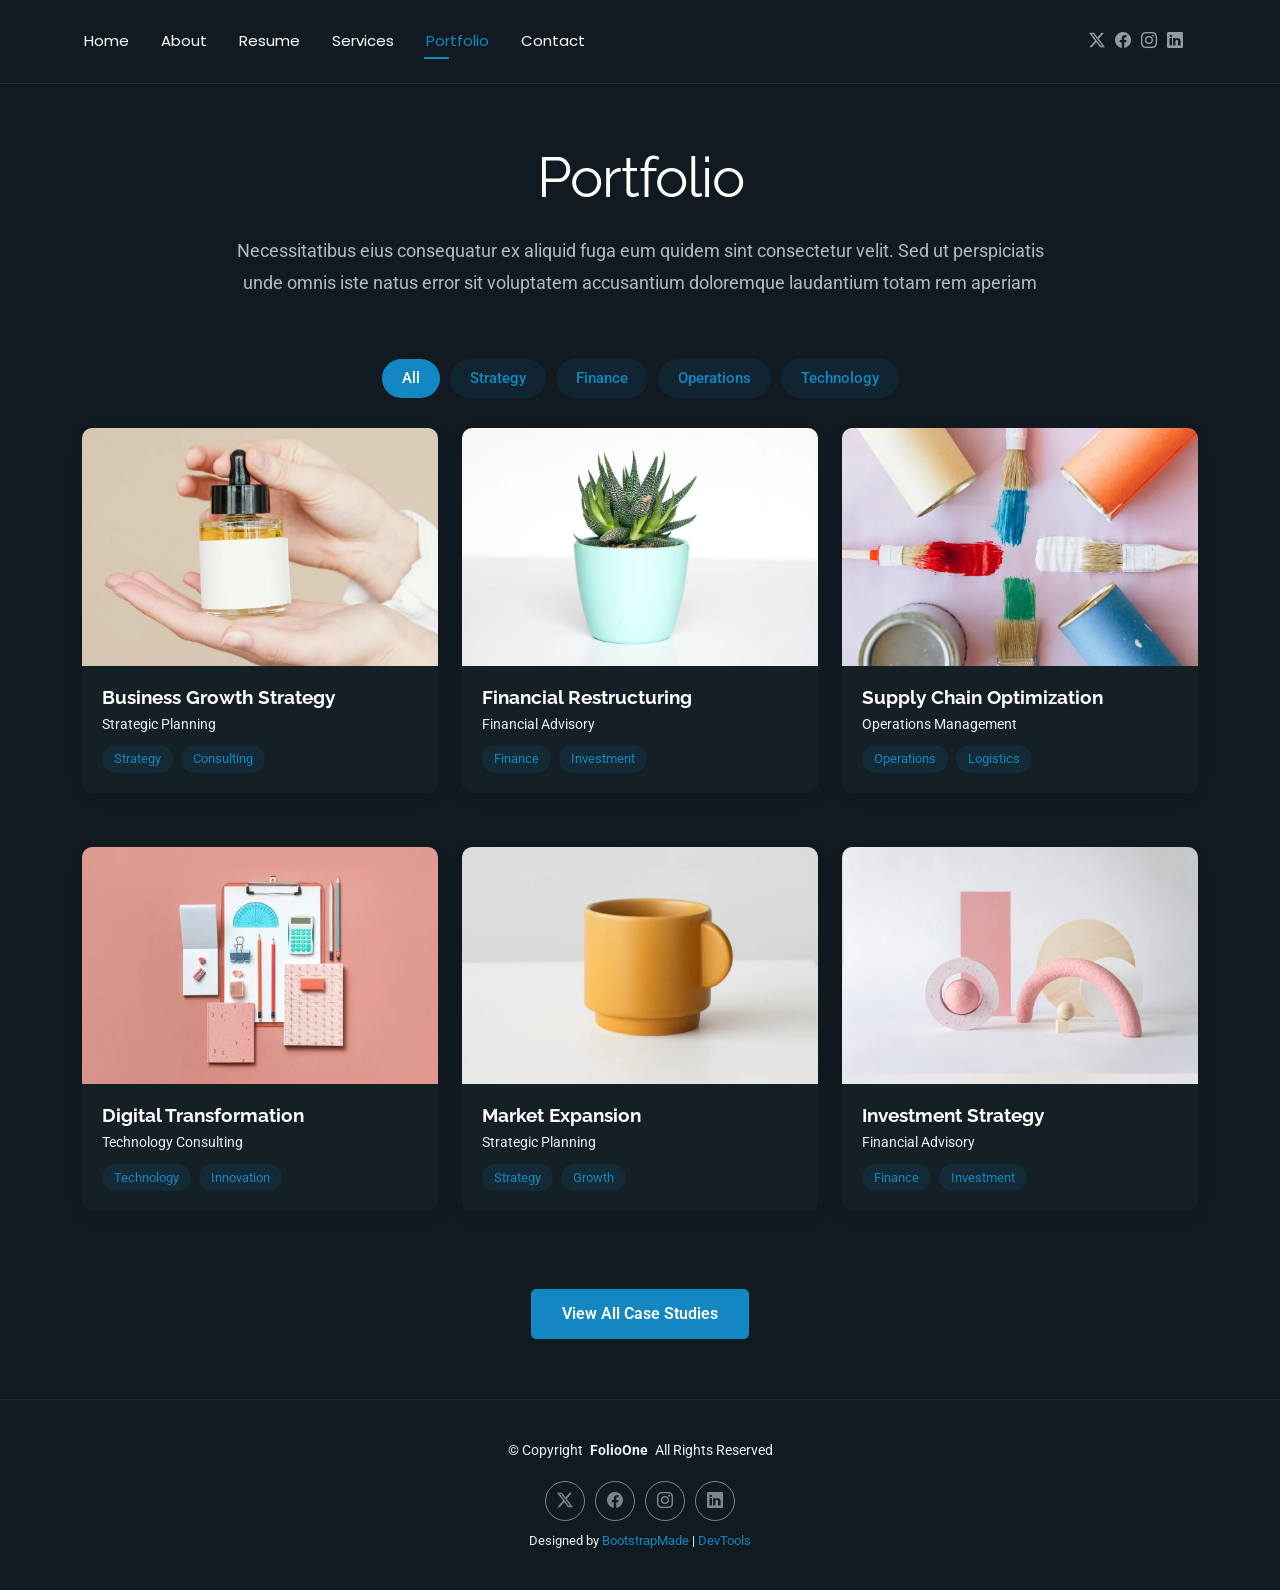
<file: template_1/portfolio.html>
<!DOCTYPE html>
<html lang="en">

<head>
  <meta charset="utf-8">
  <meta content="width=device-width, initial-scale=1.0" name="viewport">
  <title>Portfolio - FolioOne Bootstrap Template</title>
  <meta name="description" content="">
  <meta name="keywords" content="">

  <!-- Favicons -->
  <link href="assets/img/favicon.png" rel="icon">
  <link href="assets/img/apple-touch-icon.png" rel="apple-touch-icon">

  <!-- Fonts -->
  <link href="https://fonts.googleapis.com" rel="preconnect">
  <link href="https://fonts.gstatic.com" rel="preconnect" crossorigin>
  <link href="https://fonts.googleapis.com/css2?family=Roboto:ital,wght@0,100;0,300;0,400;0,500;0,700;0,900;1,100;1,300;1,400;1,500;1,700;1,900&family=Poppins:ital,wght@0,100;0,200;0,300;0,400;0,500;0,600;0,700;0,800;0,900;1,100;1,200;1,300;1,400;1,500;1,600;1,700;1,800;1,900&family=Raleway:ital,wght@0,100;0,200;0,300;0,400;0,500;0,600;0,700;0,800;0,900;1,100;1,200;1,300;1,400;1,500;1,600;1,700;1,800;1,900&display=swap" rel="stylesheet">

  <!-- Vendor CSS Files -->
  <link href="assets/vendor/bootstrap/css/bootstrap.min.css" rel="stylesheet">
  <link href="assets/vendor/bootstrap-icons/bootstrap-icons.css" rel="stylesheet">
  <link href="assets/vendor/aos/aos.css" rel="stylesheet">
  <link href="assets/vendor/swiper/swiper-bundle.min.css" rel="stylesheet">
  <link href="assets/vendor/glightbox/css/glightbox.min.css" rel="stylesheet">

  <!-- Main CSS File -->
  <link href="assets/css/main.css" rel="stylesheet">

  <!-- =======================================================
  * Template Name: FolioOne
  * Template URL: https://bootstrapmade.com/folioone-bootstrap-portfolio-website-template/
  * Updated: Aug 23 2025 with Bootstrap v5.3.7
  * Author: BootstrapMade.com
  * License: https://bootstrapmade.com/license/
  ======================================================== -->
</head>

<body class="portfolio-page">

  <header id="header" class="header d-flex align-items-center light-background sticky-top">
    <div class="container position-relative d-flex align-items-center justify-content-between">

      <!-- <a href="index.html" class="logo d-flex align-items-center me-auto me-xl-0">
      <img src="assets/img/logo.webp" alt="">
      <h1 class="sitename">FolioOne</h1> 
    </a> -->

      <nav id="navmenu" class="navmenu">
        <ul>
          <li><a href="index.html">Home</a></li>
          <li><a href="about.html">About</a></li>
          <li><a href="resume.html">Resume</a></li>
          <li><a href="services.html">Services</a></li>
          <li><a href="portfolio.html" class="active">Portfolio</a></li>
          <li><a href="contact.html">Contact</a></li>
        </ul>
        <i class="mobile-nav-toggle d-xl-none bi bi-list"></i>
      </nav>

      <div class="header-social-links">
        <a href="#" class="twitter"><i class="bi bi-twitter-x"></i></a>
        <a href="#" class="facebook"><i class="bi bi-facebook"></i></a>
        <a href="#" class="instagram"><i class="bi bi-instagram"></i></a>
        <a href="#" class="linkedin"><i class="bi bi-linkedin"></i></a>
      </div>

    </div>
  </header>

  <main class="main">

    <!-- Portfolio Section -->
    <section id="portfolio" class="portfolio section">

      <!-- Section Title -->
      <div class="container section-title" data-aos="fade-up">
        <h2>Portfolio</h2>
        <p>Necessitatibus eius consequatur ex aliquid fuga eum quidem sint consectetur velit. Sed ut perspiciatis unde omnis iste natus error sit voluptatem accusantium doloremque laudantium totam rem aperiam</p>
      </div><!-- End Section Title -->

      <div class="container" data-aos="fade-up" data-aos-delay="100">

        <div class="isotope-layout" data-default-filter="*" data-layout="masonry" data-sort="original-order">
          <ul class="portfolio-filters isotope-filters" data-aos="fade-up" data-aos-delay="200">
            <li data-filter="*" class="filter-active">All</li>
            <li data-filter=".filter-strategy">Strategy</li>
            <li data-filter=".filter-finance">Finance</li>
            <li data-filter=".filter-operations">Operations</li>
            <li data-filter=".filter-technology">Technology</li>
          </ul><!-- End Portfolio Filters -->

          <div class="row gy-4 isotope-container" data-aos="fade-up" data-aos-delay="300">
            <div class="col-lg-4 col-md-6 portfolio-item isotope-item filter-strategy">
              <div class="portfolio-card">
                <div class="portfolio-img">
                  <img src="assets/img/portfolio/portfolio-1.webp" alt="Portfolio Item" class="img-fluid">
                  <div class="portfolio-overlay">
                    <a href="assets/img/portfolio/portfolio-1.webp" class="glightbox portfolio-lightbox"><i class="bi bi-plus"></i></a>
                    <a href="#" class="portfolio-details-link"><i class="bi bi-link"></i></a>
                  </div>
                </div>
                <div class="portfolio-info">
                  <h4>Business Growth Strategy</h4>
                  <p>Strategic Planning</p>
                  <div class="portfolio-tags">
                    <span>Strategy</span>
                    <span>Consulting</span>
                  </div>
                </div>
              </div>
            </div>

            <div class="col-lg-4 col-md-6 portfolio-item isotope-item filter-finance">
              <div class="portfolio-card">
                <div class="portfolio-img">
                  <img src="assets/img/portfolio/portfolio-2.webp" alt="Portfolio Item" class="img-fluid">
                  <div class="portfolio-overlay">
                    <a href="assets/img/portfolio/portfolio-2.webp" class="glightbox portfolio-lightbox"><i class="bi bi-plus"></i></a>
                    <a href="#" class="portfolio-details-link"><i class="bi bi-link"></i></a>
                  </div>
                </div>
                <div class="portfolio-info">
                  <h4>Financial Restructuring</h4>
                  <p>Financial Advisory</p>
                  <div class="portfolio-tags">
                    <span>Finance</span>
                    <span>Investment</span>
                  </div>
                </div>
              </div>
            </div>

            <div class="col-lg-4 col-md-6 portfolio-item isotope-item filter-operations">
              <div class="portfolio-card">
                <div class="portfolio-img">
                  <img src="assets/img/portfolio/portfolio-3.webp" alt="Portfolio Item" class="img-fluid">
                  <div class="portfolio-overlay">
                    <a href="assets/img/portfolio/portfolio-3.webp" class="glightbox portfolio-lightbox"><i class="bi bi-plus"></i></a>
                    <a href="#" class="portfolio-details-link"><i class="bi bi-link"></i></a>
                  </div>
                </div>
                <div class="portfolio-info">
                  <h4>Supply Chain Optimization</h4>
                  <p>Operations Management</p>
                  <div class="portfolio-tags">
                    <span>Operations</span>
                    <span>Logistics</span>
                  </div>
                </div>
              </div>
            </div>

            <div class="col-lg-4 col-md-6 portfolio-item isotope-item filter-technology">
              <div class="portfolio-card">
                <div class="portfolio-img">
                  <img src="assets/img/portfolio/portfolio-4.webp" alt="Portfolio Item" class="img-fluid">
                  <div class="portfolio-overlay">
                    <a href="assets/img/portfolio/portfolio-4.webp" class="glightbox portfolio-lightbox"><i class="bi bi-plus"></i></a>
                    <a href="#" class="portfolio-details-link"><i class="bi bi-link"></i></a>
                  </div>
                </div>
                <div class="portfolio-info">
                  <h4>Digital Transformation</h4>
                  <p>Technology Consulting</p>
                  <div class="portfolio-tags">
                    <span>Technology</span>
                    <span>Innovation</span>
                  </div>
                </div>
              </div>
            </div>

            <div class="col-lg-4 col-md-6 portfolio-item isotope-item filter-strategy">
              <div class="portfolio-card">
                <div class="portfolio-img">
                  <img src="assets/img/portfolio/portfolio-5.webp" alt="Portfolio Item" class="img-fluid">
                  <div class="portfolio-overlay">
                    <a href="assets/img/portfolio/portfolio-5.webp" class="glightbox portfolio-lightbox"><i class="bi bi-plus"></i></a>
                    <a href="#" class="portfolio-details-link"><i class="bi bi-link"></i></a>
                  </div>
                </div>
                <div class="portfolio-info">
                  <h4>Market Expansion</h4>
                  <p>Strategic Planning</p>
                  <div class="portfolio-tags">
                    <span>Strategy</span>
                    <span>Growth</span>
                  </div>
                </div>
              </div>
            </div>

            <div class="col-lg-4 col-md-6 portfolio-item isotope-item filter-finance">
              <div class="portfolio-card">
                <div class="portfolio-img">
                  <img src="assets/img/portfolio/portfolio-6.webp" alt="Portfolio Item" class="img-fluid">
                  <div class="portfolio-overlay">
                    <a href="assets/img/portfolio/portfolio-6.webp" class="glightbox portfolio-lightbox"><i class="bi bi-plus"></i></a>
                    <a href="#" class="portfolio-details-link"><i class="bi bi-link"></i></a>
                  </div>
                </div>
                <div class="portfolio-info">
                  <h4>Investment Strategy</h4>
                  <p>Financial Advisory</p>
                  <div class="portfolio-tags">
                    <span>Finance</span>
                    <span>Investment</span>
                  </div>
                </div>
              </div>
            </div>
          </div><!-- End Portfolio Items Container -->

        </div>

        <div class="text-center mt-5" data-aos="fade-up" data-aos-delay="400">
          <a href="#portfolio" class="btn btn-primary">View All Case Studies</a>
        </div>

      </div>

    </section><!-- /Portfolio Section -->

  </main>

  <footer id="footer" class="footer">

    <div class="container">
      <div class="copyright text-center ">
        <p>© <span>Copyright</span> <strong class="px-1 sitename">FolioOne</strong> <span>All Rights Reserved<br></span></p>
      </div>
      <div class="social-links d-flex justify-content-center">
        <a href=""><i class="bi bi-twitter-x"></i></a>
        <a href=""><i class="bi bi-facebook"></i></a>
        <a href=""><i class="bi bi-instagram"></i></a>
        <a href=""><i class="bi bi-linkedin"></i></a>
      </div>
      <div class="credits">
        <!-- All the links in the footer should remain intact. -->
        <!-- You can delete the links only if you've purchased the pro version. -->
        <!-- Licensing information: https://bootstrapmade.com/license/ -->
        <!-- Purchase the pro version with working PHP/AJAX contact form: [buy-url] -->
        Designed by <a href="https://bootstrapmade.com/">BootstrapMade</a> | <a href="https://bootstrapmade.com/tools/">DevTools</a>
      </div>
    </div>

  </footer>

  <!-- Scroll Top -->
  <a href="#" id="scroll-top" class="scroll-top d-flex align-items-center justify-content-center"><i class="bi bi-arrow-up-short"></i></a>

  <!-- Preloader -->
  <div id="preloader"></div>

  <!-- Vendor JS Files -->
  <script src="assets/vendor/bootstrap/js/bootstrap.bundle.min.js"></script>
  <script src="assets/vendor/php-email-form/validate.js"></script>
  <script src="assets/vendor/aos/aos.js"></script>
  <script src="assets/vendor/typed.js/typed.umd.js"></script>
  <script src="assets/vendor/waypoints/noframework.waypoints.js"></script>
  <script src="assets/vendor/purecounter/purecounter_vanilla.js"></script>
  <script src="assets/vendor/swiper/swiper-bundle.min.js"></script>
  <script src="assets/vendor/imagesloaded/imagesloaded.pkgd.min.js"></script>
  <script src="assets/vendor/isotope-layout/isotope.pkgd.min.js"></script>
  <script src="assets/vendor/glightbox/js/glightbox.min.js"></script>

  <!-- Main JS File -->
  <script src="assets/js/main.js"></script>

</body>

</html>
</file>
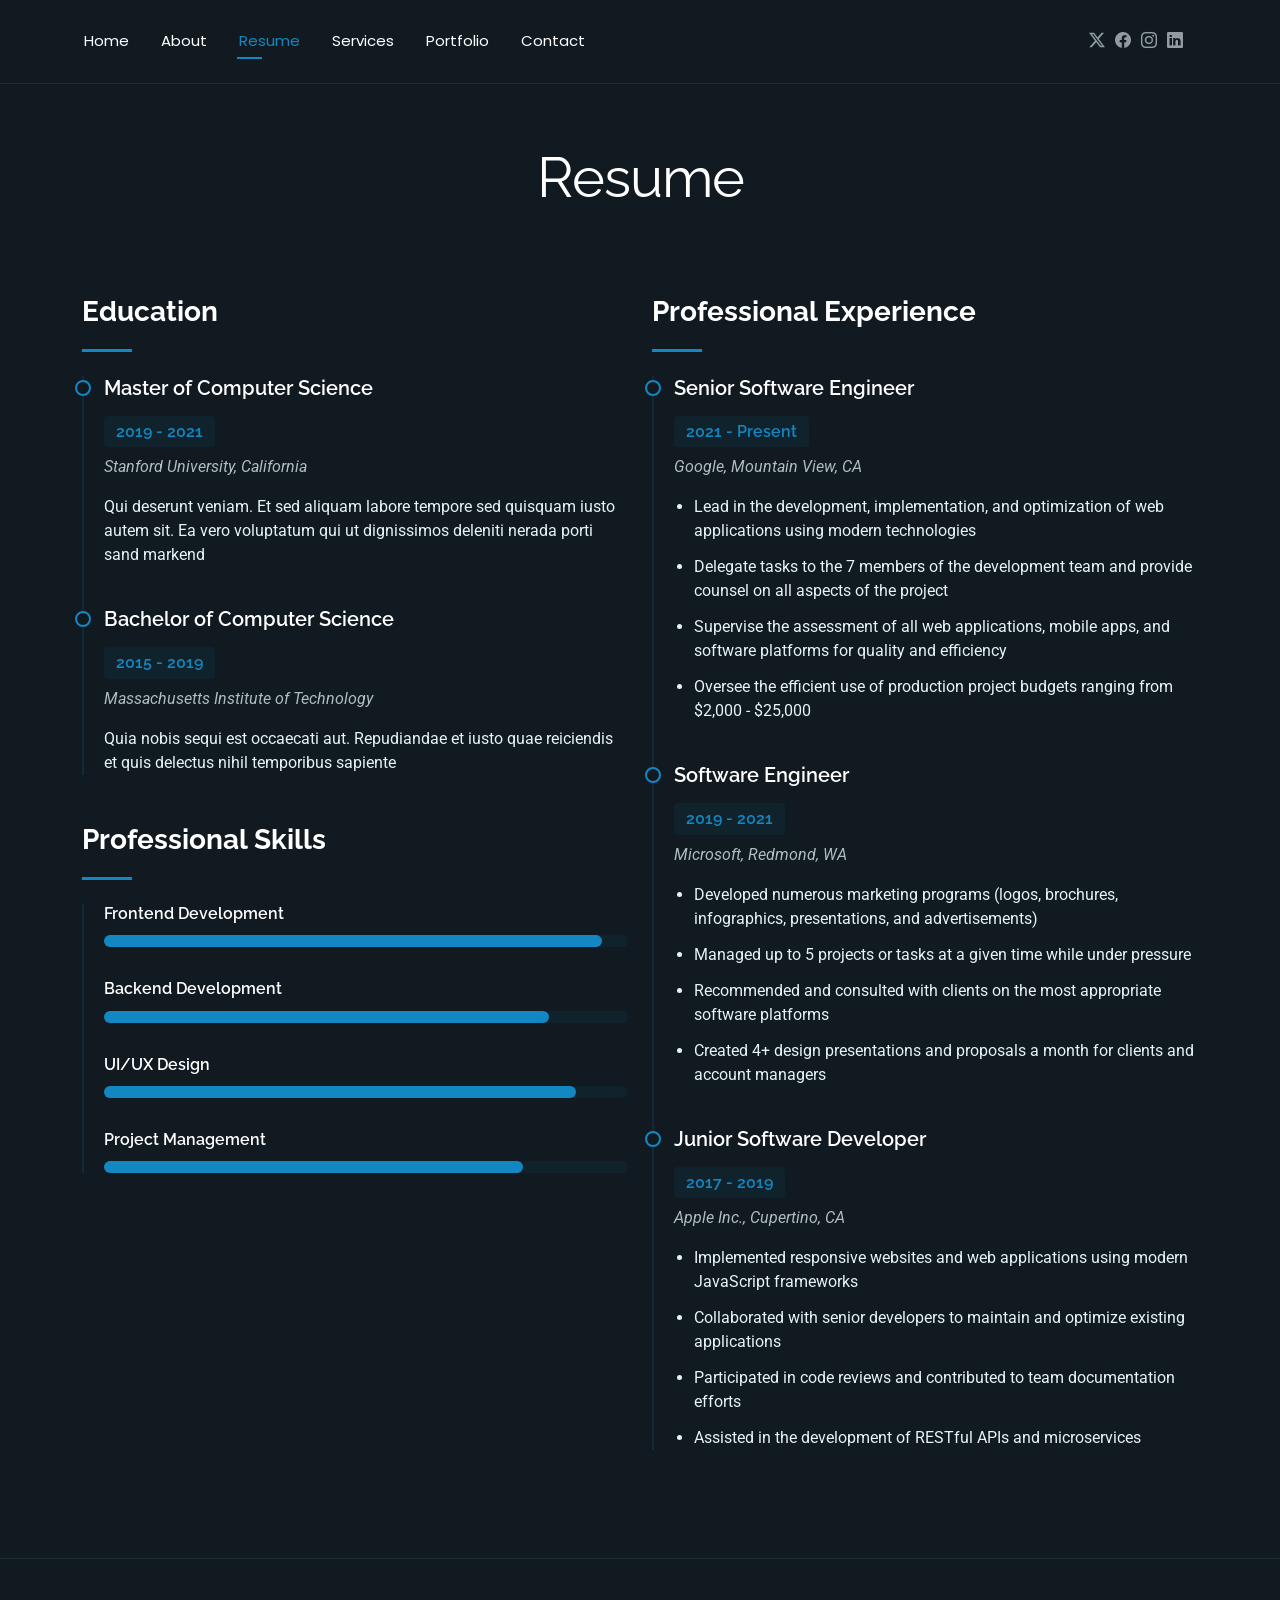
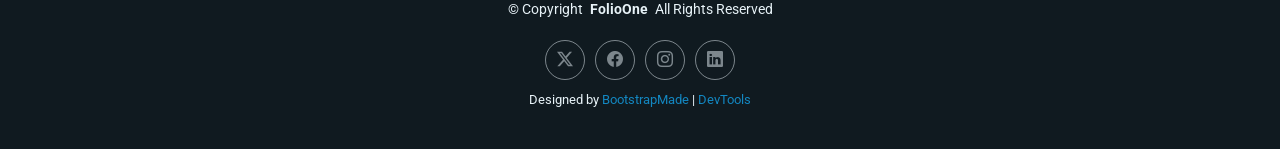
<file: template_1/resume.html>
<!DOCTYPE html>
<html lang="en">

<head>
  <meta charset="utf-8">
  <meta content="width=device-width, initial-scale=1.0" name="viewport">
  <title>Resume - FolioOne Bootstrap Template</title>
  <meta name="description" content="">
  <meta name="keywords" content="">

  <!-- Favicons -->
  <link href="assets/img/favicon.png" rel="icon">
  <link href="assets/img/apple-touch-icon.png" rel="apple-touch-icon">

  <!-- Fonts -->
  <link href="https://fonts.googleapis.com" rel="preconnect">
  <link href="https://fonts.gstatic.com" rel="preconnect" crossorigin>
  <link href="https://fonts.googleapis.com/css2?family=Roboto:ital,wght@0,100;0,300;0,400;0,500;0,700;0,900;1,100;1,300;1,400;1,500;1,700;1,900&family=Poppins:ital,wght@0,100;0,200;0,300;0,400;0,500;0,600;0,700;0,800;0,900;1,100;1,200;1,300;1,400;1,500;1,600;1,700;1,800;1,900&family=Raleway:ital,wght@0,100;0,200;0,300;0,400;0,500;0,600;0,700;0,800;0,900;1,100;1,200;1,300;1,400;1,500;1,600;1,700;1,800;1,900&display=swap" rel="stylesheet">

  <!-- Vendor CSS Files -->
  <link href="assets/vendor/bootstrap/css/bootstrap.min.css" rel="stylesheet">
  <link href="assets/vendor/bootstrap-icons/bootstrap-icons.css" rel="stylesheet">
  <link href="assets/vendor/aos/aos.css" rel="stylesheet">
  <link href="assets/vendor/swiper/swiper-bundle.min.css" rel="stylesheet">
  <link href="assets/vendor/glightbox/css/glightbox.min.css" rel="stylesheet">

  <!-- Main CSS File -->
  <link href="assets/css/main.css" rel="stylesheet">

  <!-- =======================================================
  * Template Name: FolioOne
  * Template URL: https://bootstrapmade.com/folioone-bootstrap-portfolio-website-template/
  * Updated: Aug 23 2025 with Bootstrap v5.3.7
  * Author: BootstrapMade.com
  * License: https://bootstrapmade.com/license/
  ======================================================== -->
</head>

<body class="resume-page">

  <header id="header" class="header d-flex align-items-center light-background sticky-top">
    <div class="container position-relative d-flex align-items-center justify-content-between">

      <!-- <a href="index.html" class="logo d-flex align-items-center me-auto me-xl-0">
      <img src="assets/img/logo.webp" alt="">
      <h1 class="sitename">FolioOne</h1> 
    </a> -->

      <nav id="navmenu" class="navmenu">
        <ul>
          <li><a href="index.html">Home</a></li>
          <li><a href="about.html">About</a></li>
          <li><a href="resume.html" class="active">Resume</a></li>
          <li><a href="services.html">Services</a></li>
          <li><a href="portfolio.html">Portfolio</a></li>
          <li><a href="contact.html">Contact</a></li>
        </ul>
        <i class="mobile-nav-toggle d-xl-none bi bi-list"></i>
      </nav>

      <div class="header-social-links">
        <a href="#" class="twitter"><i class="bi bi-twitter-x"></i></a>
        <a href="#" class="facebook"><i class="bi bi-facebook"></i></a>
        <a href="#" class="instagram"><i class="bi bi-instagram"></i></a>
        <a href="#" class="linkedin"><i class="bi bi-linkedin"></i></a>
      </div>

    </div>
  </header>

  <main class="main">

    <!-- Resume Section -->
    <section id="resume" class="resume section">

      <!-- Section Title -->
      <div class="container section-title" data-aos="fade-up">
        <h2>Resume</h2>
      </div><!-- End Section Title -->

      <div class="container" data-aos="fade-up" data-aos-delay="100">

        <div class="row">
          <div class="col-lg-6">

            <!-- Education Section -->
            <div class="resume-item" data-aos="fade-up">
              <h3 class="resume-title">Education</h3>

              <div class="resume-content">
                <article class="education-item">
                  <h4>Master of Computer Science</h4>
                  <h5>2019 - 2021</h5>
                  <p class="institution"><em>Stanford University, California</em></p>
                  <p>Qui deserunt veniam. Et sed aliquam labore tempore sed quisquam iusto autem sit. Ea vero voluptatum qui ut dignissimos deleniti nerada porti sand markend</p>
                </article>

                <article class="education-item">
                  <h4>Bachelor of Computer Science</h4>
                  <h5>2015 - 2019</h5>
                  <p class="institution"><em>Massachusetts Institute of Technology</em></p>
                  <p>Quia nobis sequi est occaecati aut. Repudiandae et iusto quae reiciendis et quis delectus nihil temporibus sapiente</p>
                </article>
              </div>
            </div><!-- End Education Section -->

            <!-- Professional Skills Section -->
            <div class="resume-item skills-animation" data-aos="fade-up">
              <h3 class="resume-title">Professional Skills</h3>

              <div class="resume-content">
                <div class="skill-item">
                  <h4>Frontend Development</h4>
                  <div class="progress">
                    <div class="progress-bar" role="progressbar" aria-valuenow="95" aria-valuemin="0" aria-valuemax="100"></div>
                  </div>
                </div>

                <div class="skill-item">
                  <h4>Backend Development</h4>
                  <div class="progress">
                    <div class="progress-bar" role="progressbar" aria-valuenow="85" aria-valuemin="0" aria-valuemax="100"></div>
                  </div>
                </div>

                <div class="skill-item">
                  <h4>UI/UX Design</h4>
                  <div class="progress">
                    <div class="progress-bar" role="progressbar" aria-valuenow="90" aria-valuemin="0" aria-valuemax="100"></div>
                  </div>
                </div>

                <div class="skill-item">
                  <h4>Project Management</h4>
                  <div class="progress">
                    <div class="progress-bar" role="progressbar" aria-valuenow="80" aria-valuemin="0" aria-valuemax="100"></div>
                  </div>
                </div>
              </div>
            </div><!-- End Professional Skills Section -->
          </div>

          <div class="col-lg-6">
            <!-- Experience Section -->
            <div class="resume-item" data-aos="fade-up" data-aos-delay="100">
              <h3 class="resume-title">Professional Experience</h3>

              <div class="resume-content">
                <article class="experience-item">
                  <h4>Senior Software Engineer</h4>
                  <h5>2021 - Present</h5>
                  <p class="company"><em>Google, Mountain View, CA</em></p>
                  <ul>
                    <li>Lead in the development, implementation, and optimization of web applications using modern technologies</li>
                    <li>Delegate tasks to the 7 members of the development team and provide counsel on all aspects of the project</li>
                    <li>Supervise the assessment of all web applications, mobile apps, and software platforms for quality and efficiency</li>
                    <li>Oversee the efficient use of production project budgets ranging from $2,000 - $25,000</li>
                  </ul>
                </article>

                <article class="experience-item">
                  <h4>Software Engineer</h4>
                  <h5>2019 - 2021</h5>
                  <p class="company"><em>Microsoft, Redmond, WA</em></p>
                  <ul>
                    <li>Developed numerous marketing programs (logos, brochures, infographics, presentations, and advertisements)</li>
                    <li>Managed up to 5 projects or tasks at a given time while under pressure</li>
                    <li>Recommended and consulted with clients on the most appropriate software platforms</li>
                    <li>Created 4+ design presentations and proposals a month for clients and account managers</li>
                  </ul>
                </article>

                <article class="experience-item">
                  <h4>Junior Software Developer</h4>
                  <h5>2017 - 2019</h5>
                  <p class="company"><em>Apple Inc., Cupertino, CA</em></p>
                  <ul>
                    <li>Implemented responsive websites and web applications using modern JavaScript frameworks</li>
                    <li>Collaborated with senior developers to maintain and optimize existing applications</li>
                    <li>Participated in code reviews and contributed to team documentation efforts</li>
                    <li>Assisted in the development of RESTful APIs and microservices</li>
                  </ul>
                </article>
              </div>
            </div><!-- End Experience Section -->
          </div>
        </div>

      </div>

    </section><!-- /Resume Section -->

  </main>

  <footer id="footer" class="footer">

    <div class="container">
      <div class="copyright text-center ">
        <p>© <span>Copyright</span> <strong class="px-1 sitename">FolioOne</strong> <span>All Rights Reserved<br></span></p>
      </div>
      <div class="social-links d-flex justify-content-center">
        <a href=""><i class="bi bi-twitter-x"></i></a>
        <a href=""><i class="bi bi-facebook"></i></a>
        <a href=""><i class="bi bi-instagram"></i></a>
        <a href=""><i class="bi bi-linkedin"></i></a>
      </div>
      <div class="credits">
        <!-- All the links in the footer should remain intact. -->
        <!-- You can delete the links only if you've purchased the pro version. -->
        <!-- Licensing information: https://bootstrapmade.com/license/ -->
        <!-- Purchase the pro version with working PHP/AJAX contact form: [buy-url] -->
        Designed by <a href="https://bootstrapmade.com/">BootstrapMade</a> | <a href="https://bootstrapmade.com/tools/">DevTools</a>
      </div>
    </div>

  </footer>

  <!-- Scroll Top -->
  <a href="#" id="scroll-top" class="scroll-top d-flex align-items-center justify-content-center"><i class="bi bi-arrow-up-short"></i></a>

  <!-- Preloader -->
  <div id="preloader"></div>

  <!-- Vendor JS Files -->
  <script src="assets/vendor/bootstrap/js/bootstrap.bundle.min.js"></script>
  <script src="assets/vendor/php-email-form/validate.js"></script>
  <script src="assets/vendor/aos/aos.js"></script>
  <script src="assets/vendor/typed.js/typed.umd.js"></script>
  <script src="assets/vendor/waypoints/noframework.waypoints.js"></script>
  <script src="assets/vendor/purecounter/purecounter_vanilla.js"></script>
  <script src="assets/vendor/swiper/swiper-bundle.min.js"></script>
  <script src="assets/vendor/imagesloaded/imagesloaded.pkgd.min.js"></script>
  <script src="assets/vendor/isotope-layout/isotope.pkgd.min.js"></script>
  <script src="assets/vendor/glightbox/js/glightbox.min.js"></script>

  <!-- Main JS File -->
  <script src="assets/js/main.js"></script>

</body>

</html>
</file>
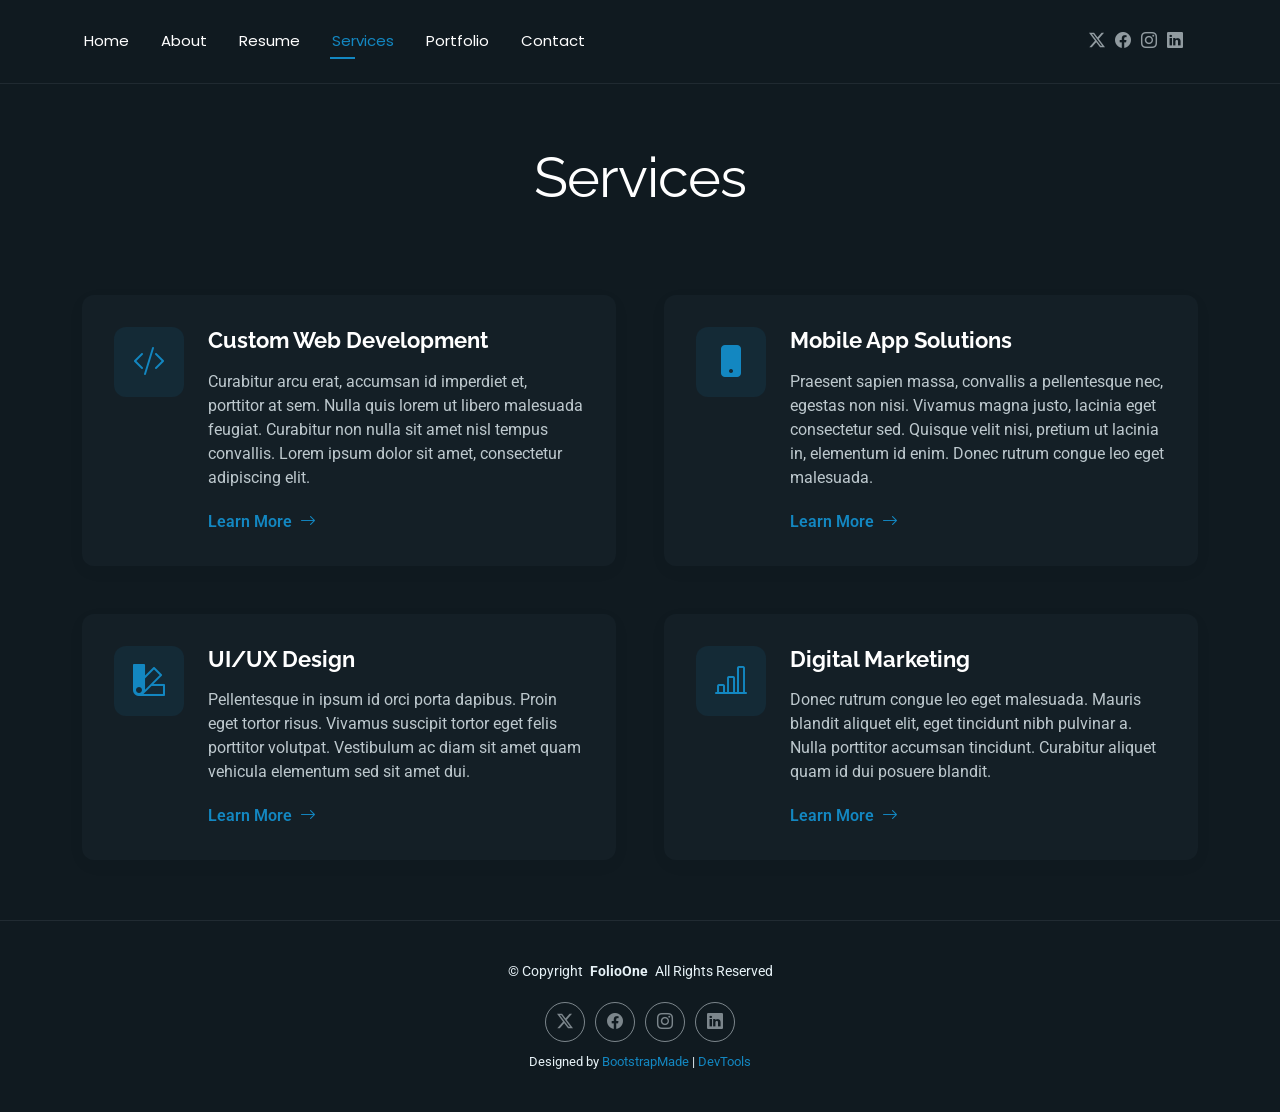
<file: template_1/services.html>
<!DOCTYPE html>
<html lang="en">

<head>
  <meta charset="utf-8">
  <meta content="width=device-width, initial-scale=1.0" name="viewport">
  <title>Services - FolioOne Bootstrap Template</title>
  <meta name="description" content="">
  <meta name="keywords" content="">

  <!-- Favicons -->
  <link href="assets/img/favicon.png" rel="icon">
  <link href="assets/img/apple-touch-icon.png" rel="apple-touch-icon">

  <!-- Fonts -->
  <link href="https://fonts.googleapis.com" rel="preconnect">
  <link href="https://fonts.gstatic.com" rel="preconnect" crossorigin>
  <link href="https://fonts.googleapis.com/css2?family=Roboto:ital,wght@0,100;0,300;0,400;0,500;0,700;0,900;1,100;1,300;1,400;1,500;1,700;1,900&family=Poppins:ital,wght@0,100;0,200;0,300;0,400;0,500;0,600;0,700;0,800;0,900;1,100;1,200;1,300;1,400;1,500;1,600;1,700;1,800;1,900&family=Raleway:ital,wght@0,100;0,200;0,300;0,400;0,500;0,600;0,700;0,800;0,900;1,100;1,200;1,300;1,400;1,500;1,600;1,700;1,800;1,900&display=swap" rel="stylesheet">

  <!-- Vendor CSS Files -->
  <link href="assets/vendor/bootstrap/css/bootstrap.min.css" rel="stylesheet">
  <link href="assets/vendor/bootstrap-icons/bootstrap-icons.css" rel="stylesheet">
  <link href="assets/vendor/aos/aos.css" rel="stylesheet">
  <link href="assets/vendor/swiper/swiper-bundle.min.css" rel="stylesheet">
  <link href="assets/vendor/glightbox/css/glightbox.min.css" rel="stylesheet">

  <!-- Main CSS File -->
  <link href="assets/css/main.css" rel="stylesheet">

  <!-- =======================================================
  * Template Name: FolioOne
  * Template URL: https://bootstrapmade.com/folioone-bootstrap-portfolio-website-template/
  * Updated: Aug 23 2025 with Bootstrap v5.3.7
  * Author: BootstrapMade.com
  * License: https://bootstrapmade.com/license/
  ======================================================== -->
</head>

<body class="services-page">

  <header id="header" class="header d-flex align-items-center light-background sticky-top">
    <div class="container position-relative d-flex align-items-center justify-content-between">

      <!-- <a href="index.html" class="logo d-flex align-items-center me-auto me-xl-0">
      <img src="assets/img/logo.webp" alt="">
      <h1 class="sitename">FolioOne</h1> 
    </a> -->

      <nav id="navmenu" class="navmenu">
        <ul>
          <li><a href="index.html">Home</a></li>
          <li><a href="about.html">About</a></li>
          <li><a href="resume.html">Resume</a></li>
          <li><a href="services.html" class="active">Services</a></li>
          <li><a href="portfolio.html">Portfolio</a></li>
          <li><a href="contact.html">Contact</a></li>
        </ul>
        <i class="mobile-nav-toggle d-xl-none bi bi-list"></i>
      </nav>

      <div class="header-social-links">
        <a href="#" class="twitter"><i class="bi bi-twitter-x"></i></a>
        <a href="#" class="facebook"><i class="bi bi-facebook"></i></a>
        <a href="#" class="instagram"><i class="bi bi-instagram"></i></a>
        <a href="#" class="linkedin"><i class="bi bi-linkedin"></i></a>
      </div>

    </div>
  </header>

  <main class="main">

    <!-- Services Section -->
    <section id="services" class="services section">

      <!-- Section Title -->
      <div class="container section-title" data-aos="fade-up">
        <h2>Services</h2>
      </div><!-- End Section Title -->

      <div class="container" data-aos="fade-up" data-aos-delay="100">

        <div class="row justify-content-center g-5">

          <div class="col-md-6" data-aos="fade-right" data-aos-delay="100">
            <div class="service-item">
              <div class="service-icon">
                <i class="bi bi-code-slash"></i>
              </div>
              <div class="service-content">
                <h3>Custom Web Development</h3>
                <p>Curabitur arcu erat, accumsan id imperdiet et, porttitor at sem. Nulla quis lorem ut libero malesuada feugiat. Curabitur non nulla sit amet nisl tempus convallis. Lorem ipsum dolor sit amet, consectetur adipiscing elit.</p>
                <a href="" class="service-link">
                  <span>Learn More</span>
                  <i class="bi bi-arrow-right"></i>
                </a>
              </div>
            </div>
          </div><!-- End Service Item -->

          <div class="col-md-6" data-aos="fade-left" data-aos-delay="100">
            <div class="service-item">
              <div class="service-icon">
                <i class="bi bi-phone-fill"></i>
              </div>
              <div class="service-content">
                <h3>Mobile App Solutions</h3>
                <p>Praesent sapien massa, convallis a pellentesque nec, egestas non nisi. Vivamus magna justo, lacinia eget consectetur sed. Quisque velit nisi, pretium ut lacinia in, elementum id enim. Donec rutrum congue leo eget malesuada.</p>
                <a href="" class="service-link">
                  <span>Learn More</span>
                  <i class="bi bi-arrow-right"></i>
                </a>
              </div>
            </div>
          </div><!-- End Service Item -->

          <div class="col-md-6" data-aos="fade-right" data-aos-delay="200">
            <div class="service-item">
              <div class="service-icon">
                <i class="bi bi-palette2"></i>
              </div>
              <div class="service-content">
                <h3>UI/UX Design</h3>
                <p>Pellentesque in ipsum id orci porta dapibus. Proin eget tortor risus. Vivamus suscipit tortor eget felis porttitor volutpat. Vestibulum ac diam sit amet quam vehicula elementum sed sit amet dui.</p>
                <a href="" class="service-link">
                  <span>Learn More</span>
                  <i class="bi bi-arrow-right"></i>
                </a>
              </div>
            </div>
          </div><!-- End Service Item -->

          <div class="col-md-6" data-aos="fade-left" data-aos-delay="200">
            <div class="service-item">
              <div class="service-icon">
                <i class="bi bi-bar-chart-line"></i>
              </div>
              <div class="service-content">
                <h3>Digital Marketing</h3>
                <p>Donec rutrum congue leo eget malesuada. Mauris blandit aliquet elit, eget tincidunt nibh pulvinar a. Nulla porttitor accumsan tincidunt. Curabitur aliquet quam id dui posuere blandit.</p>
                <a href="" class="service-link">
                  <span>Learn More</span>
                  <i class="bi bi-arrow-right"></i>
                </a>
              </div>
            </div>
          </div><!-- End Service Item -->

        </div>

      </div>

    </section><!-- /Services Section -->

  </main>

  <footer id="footer" class="footer">

    <div class="container">
      <div class="copyright text-center ">
        <p>© <span>Copyright</span> <strong class="px-1 sitename">FolioOne</strong> <span>All Rights Reserved<br></span></p>
      </div>
      <div class="social-links d-flex justify-content-center">
        <a href=""><i class="bi bi-twitter-x"></i></a>
        <a href=""><i class="bi bi-facebook"></i></a>
        <a href=""><i class="bi bi-instagram"></i></a>
        <a href=""><i class="bi bi-linkedin"></i></a>
      </div>
      <div class="credits">
        <!-- All the links in the footer should remain intact. -->
        <!-- You can delete the links only if you've purchased the pro version. -->
        <!-- Licensing information: https://bootstrapmade.com/license/ -->
        <!-- Purchase the pro version with working PHP/AJAX contact form: [buy-url] -->
        Designed by <a href="https://bootstrapmade.com/">BootstrapMade</a> | <a href="https://bootstrapmade.com/tools/">DevTools</a>
      </div>
    </div>

  </footer>

  <!-- Scroll Top -->
  <a href="#" id="scroll-top" class="scroll-top d-flex align-items-center justify-content-center"><i class="bi bi-arrow-up-short"></i></a>

  <!-- Preloader -->
  <div id="preloader"></div>

  <!-- Vendor JS Files -->
  <script src="assets/vendor/bootstrap/js/bootstrap.bundle.min.js"></script>
  <script src="assets/vendor/php-email-form/validate.js"></script>
  <script src="assets/vendor/aos/aos.js"></script>
  <script src="assets/vendor/typed.js/typed.umd.js"></script>
  <script src="assets/vendor/waypoints/noframework.waypoints.js"></script>
  <script src="assets/vendor/purecounter/purecounter_vanilla.js"></script>
  <script src="assets/vendor/swiper/swiper-bundle.min.js"></script>
  <script src="assets/vendor/imagesloaded/imagesloaded.pkgd.min.js"></script>
  <script src="assets/vendor/isotope-layout/isotope.pkgd.min.js"></script>
  <script src="assets/vendor/glightbox/js/glightbox.min.js"></script>

  <!-- Main JS File -->
  <script src="assets/js/main.js"></script>

</body>

</html>
</file>
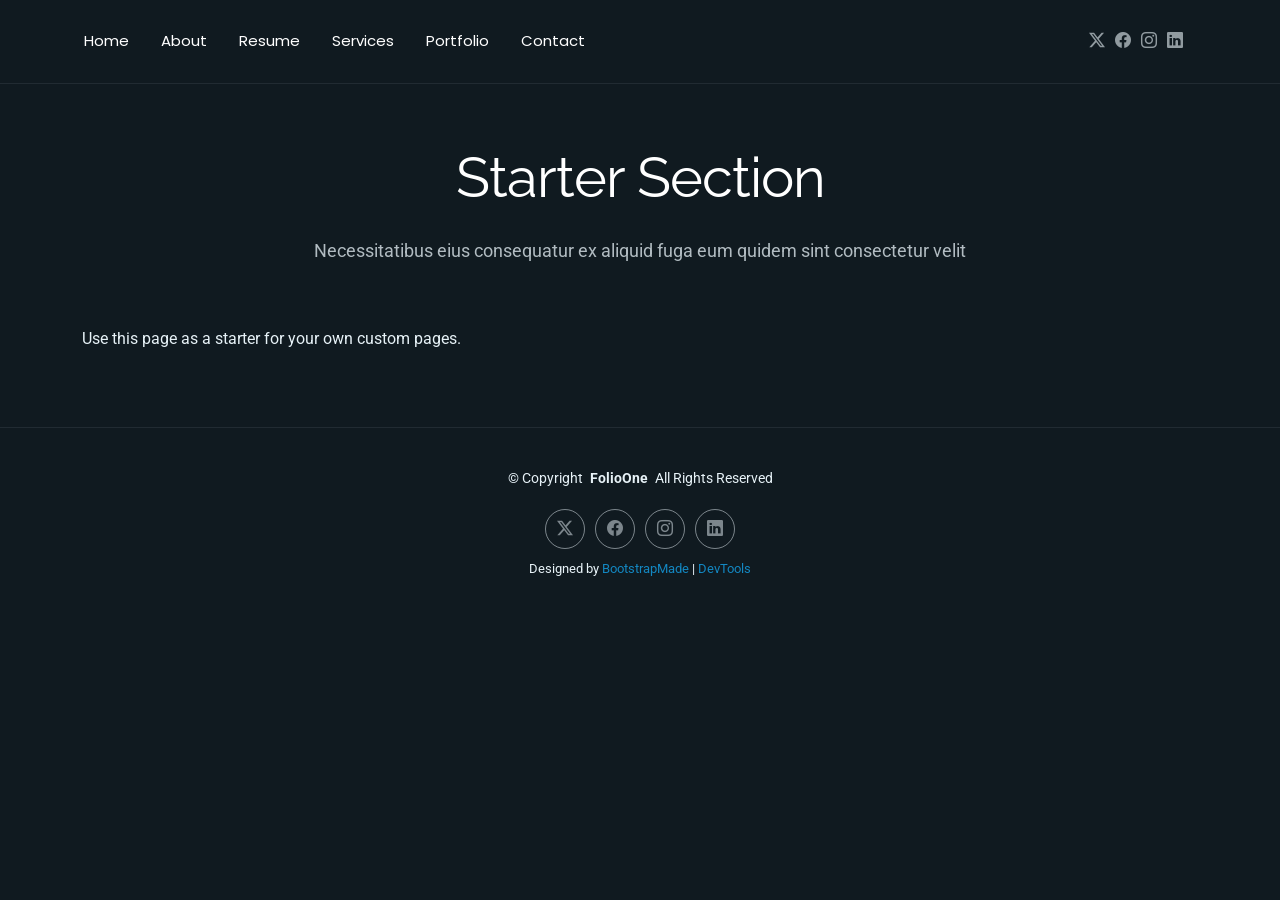
<file: template_1/starter-page.html>
<!DOCTYPE html>
<html lang="en">

<head>
  <meta charset="utf-8">
  <meta content="width=device-width, initial-scale=1.0" name="viewport">
  <title>Starter Page - FolioOne Bootstrap Template</title>
  <meta name="description" content="">
  <meta name="keywords" content="">

  <!-- Favicons -->
  <link href="assets/img/favicon.png" rel="icon">
  <link href="assets/img/apple-touch-icon.png" rel="apple-touch-icon">

  <!-- Fonts -->
  <link href="https://fonts.googleapis.com" rel="preconnect">
  <link href="https://fonts.gstatic.com" rel="preconnect" crossorigin>
  <link href="https://fonts.googleapis.com/css2?family=Roboto:ital,wght@0,100;0,300;0,400;0,500;0,700;0,900;1,100;1,300;1,400;1,500;1,700;1,900&family=Poppins:ital,wght@0,100;0,200;0,300;0,400;0,500;0,600;0,700;0,800;0,900;1,100;1,200;1,300;1,400;1,500;1,600;1,700;1,800;1,900&family=Raleway:ital,wght@0,100;0,200;0,300;0,400;0,500;0,600;0,700;0,800;0,900;1,100;1,200;1,300;1,400;1,500;1,600;1,700;1,800;1,900&display=swap" rel="stylesheet">

  <!-- Vendor CSS Files -->
  <link href="assets/vendor/bootstrap/css/bootstrap.min.css" rel="stylesheet">
  <link href="assets/vendor/bootstrap-icons/bootstrap-icons.css" rel="stylesheet">
  <link href="assets/vendor/aos/aos.css" rel="stylesheet">
  <link href="assets/vendor/swiper/swiper-bundle.min.css" rel="stylesheet">
  <link href="assets/vendor/glightbox/css/glightbox.min.css" rel="stylesheet">

  <!-- Main CSS File -->
  <link href="assets/css/main.css" rel="stylesheet">

  <!-- =======================================================
  * Template Name: FolioOne
  * Template URL: https://bootstrapmade.com/folioone-bootstrap-portfolio-website-template/
  * Updated: Aug 23 2025 with Bootstrap v5.3.7
  * Author: BootstrapMade.com
  * License: https://bootstrapmade.com/license/
  ======================================================== -->
</head>

<body class="starter-page-page">

  <header id="header" class="header d-flex align-items-center light-background sticky-top">
    <div class="container position-relative d-flex align-items-center justify-content-between">

      <!-- <a href="index.html" class="logo d-flex align-items-center me-auto me-xl-0">
      <img src="assets/img/logo.webp" alt="">
      <h1 class="sitename">FolioOne</h1> 
    </a> -->

      <nav id="navmenu" class="navmenu">
        <ul>
          <li><a href="index.html">Home</a></li>
          <li><a href="about.html">About</a></li>
          <li><a href="resume.html">Resume</a></li>
          <li><a href="services.html">Services</a></li>
          <li><a href="portfolio.html">Portfolio</a></li>
          <li><a href="contact.html">Contact</a></li>
        </ul>
        <i class="mobile-nav-toggle d-xl-none bi bi-list"></i>
      </nav>

      <div class="header-social-links">
        <a href="#" class="twitter"><i class="bi bi-twitter-x"></i></a>
        <a href="#" class="facebook"><i class="bi bi-facebook"></i></a>
        <a href="#" class="instagram"><i class="bi bi-instagram"></i></a>
        <a href="#" class="linkedin"><i class="bi bi-linkedin"></i></a>
      </div>

    </div>
  </header>

  <main class="main">

    <!-- Starter Section Section -->
    <section id="starter-section" class="starter-section section">

      <!-- Section Title -->
      <div class="container section-title" data-aos="fade-up">
        <h2>Starter Section</h2>
        <p>Necessitatibus eius consequatur ex aliquid fuga eum quidem sint consectetur velit</p>
      </div><!-- End Section Title -->

      <div class="container" data-aos="fade-up">
        <p>Use this page as a starter for your own custom pages.</p>
      </div>

    </section><!-- /Starter Section Section -->

  </main>

  <footer id="footer" class="footer">

    <div class="container">
      <div class="copyright text-center ">
        <p>© <span>Copyright</span> <strong class="px-1 sitename">FolioOne</strong> <span>All Rights Reserved<br></span></p>
      </div>
      <div class="social-links d-flex justify-content-center">
        <a href=""><i class="bi bi-twitter-x"></i></a>
        <a href=""><i class="bi bi-facebook"></i></a>
        <a href=""><i class="bi bi-instagram"></i></a>
        <a href=""><i class="bi bi-linkedin"></i></a>
      </div>
      <div class="credits">
        <!-- All the links in the footer should remain intact. -->
        <!-- You can delete the links only if you've purchased the pro version. -->
        <!-- Licensing information: https://bootstrapmade.com/license/ -->
        <!-- Purchase the pro version with working PHP/AJAX contact form: [buy-url] -->
        Designed by <a href="https://bootstrapmade.com/">BootstrapMade</a> | <a href="https://bootstrapmade.com/tools/">DevTools</a>
      </div>
    </div>

  </footer>

  <!-- Scroll Top -->
  <a href="#" id="scroll-top" class="scroll-top d-flex align-items-center justify-content-center"><i class="bi bi-arrow-up-short"></i></a>

  <!-- Preloader -->
  <div id="preloader"></div>

  <!-- Vendor JS Files -->
  <script src="assets/vendor/bootstrap/js/bootstrap.bundle.min.js"></script>
  <script src="assets/vendor/php-email-form/validate.js"></script>
  <script src="assets/vendor/aos/aos.js"></script>
  <script src="assets/vendor/typed.js/typed.umd.js"></script>
  <script src="assets/vendor/waypoints/noframework.waypoints.js"></script>
  <script src="assets/vendor/purecounter/purecounter_vanilla.js"></script>
  <script src="assets/vendor/swiper/swiper-bundle.min.js"></script>
  <script src="assets/vendor/imagesloaded/imagesloaded.pkgd.min.js"></script>
  <script src="assets/vendor/isotope-layout/isotope.pkgd.min.js"></script>
  <script src="assets/vendor/glightbox/js/glightbox.min.js"></script>

  <!-- Main JS File -->
  <script src="assets/js/main.js"></script>

</body>

</html>
</file>
<file: assets/css/custom.css>
/*2 sriftai*/
/* a šriftai */
@import url('https://fonts.googleapis.com/css2?family=Orbitron:wght@500;700;800&family=Nunito:wght@400;600&display=swap');

:root {
  --default-font: "Nunito", sans-serif;
  --heading-font: "Orbitron", sans-serif;
  --nav-font: "Nunito", sans-serif;
}

body {
  font-family: "Nunito", sans-serif;
}

/* b. Antraštės h1–h6 */
h1, h2, h3, h4, h5, h6 {
  font-family: "Orbitron", sans-serif;
  letter-spacing: 1px;
}

h1 {
  font-size: 46px;
  font-weight: 800;
  color: #4fc3f7;
}

h2 {
  font-size: 36px;
  font-weight: 700;
  color: #ffffff;
}

h3 {
  font-size: 24px;
  font-weight: 700;
  color: #4fc3f7;
}

h4 {
  font-size: 20px;
  font-weight: 600;
  color: #ffffff;
}

h5 {
  font-size: 16px;
  font-weight: 600;
  color: #a78bfa;
  text-transform: uppercase;
}

h6 {
  font-size: 14px;
  font-weight: 600;
  color: #cccccc;
}

/* sekcijų pavadinimai */
.section-title h2 {
  font-size: 44px;
  font-weight: 800;
  text-transform: uppercase;
  color: #4fc3f7;
}

/* c pastraipos */
p {
  font-size: 17px;
  line-height: 1.8;
  color: #d0dde3;
}

/* 3 mygtukai ir nuorodos */
/* a mygtukai */
.btn,
.btn-ghost,
.hero .hero-actions .btn,
.about .intro-content .cta-group .btn-ghost,
.php-email-form button[type=submit] {
  background: linear-gradient(135deg, #7c3aed, #0369a1);
  color: #ffffff !important;
  border: none !important;
  border-radius: 30px;
  padding: 12px 28px;
  font-weight: 600;
  box-shadow: 0 4px 15px rgba(124, 58, 237, 0.4);
  transition: all 0.3s ease;
}

/* uzvedus pele */
.btn:hover,
.btn-ghost:hover,
.hero .hero-actions .btn:hover,
.about .intro-content .cta-group .btn-ghost:hover,
.php-email-form button[type=submit]:hover {
  background: linear-gradient(135deg, #a78bfa, #4fc3f7);
  color: #0b1020 !important;
  transform: translateY(-3px);
  box-shadow: 0 8px 25px rgba(79, 195, 247, 0.5);
}

/* paspaudus*/
.btn:active,
.btn-ghost:active,
.hero .hero-actions .btn:active,
.about .intro-content .cta-group .btn-ghost:active,
.php-email-form button[type=submit]:active {
  transform: translateY(1px) scale(0.97);
  box-shadow: 0 2px 8px rgba(124, 58, 237, 0.4);
}

/* b. nuorodos */
a {
  color: #a78bfa;
  text-decoration: none;
  transition: color 0.3s ease;
}

a:hover {
  color: #4fc3f7;
  text-decoration: underline;
}

a:active {
  color: #ffffff;
}

/* paslaugų plačiau nuorodos */
.services .service-link {
  color: #a78bfa;
}

.services .service-link:hover {
  color: #4fc3f7;
  letter-spacing: 1px;
}

/* 4. padding ir margin  */
/* a. didesni tarpai skiltyse „Apie“, „Patirtis“, „Atlikti darbai“ */
.about.section,
.skills.section,
.resume.section,
.portfolio.section {
  padding-top: 90px;
  padding-bottom: 90px;
}

/* tarpas po sekcijos pavadinimu */
.section-title {
  margin-bottom: 50px;
}

/* „apie“: tarpai tarp teksto ir paveikslėlio */
.about .intro-content p {
  margin-bottom: 25px;
}

/* „patirtis“: tarpai tarp įrašų */
.resume .resume-item {
  margin-bottom: 40px;
  padding: 30px;
}

/*4b*/
/* igūdžių kortelės Apie */
.skills .skill-box {
  padding: 30px;
  border: 1px solid rgba(124, 58, 237, 0.5);
  border-radius: 20px;
  box-shadow: 0 8px 25px rgba(0, 0, 0, 0.4);
}

/* patirties blokai */
.resume .resume-item {
  border-left: 4px solid #7c3aed;
  border-radius: 15px;
  background-color: #141f26;
  box-shadow: 0 8px 25px rgba(0, 0, 0, 0.4);
}

/* portfelio kortelės */
.portfolio-card {
  border: 1px solid rgba(79, 195, 247, 0.4);
  border-radius: 20px;
  overflow: hidden;
  box-shadow: 0 10px 30px rgba(0, 0, 0, 0.5);
  transition: transform 0.3s ease;
}

.portfolio-card:hover {
  transform: translateY(-6px);
}

/* portfelio kortelės vienodo aukščio */
.portfolio-card .portfolio-img img {
  width: 100%;
  height: 230px;
  object-fit: contain;
  background-color: #1e1e1e;
}

.portfolio-card .portfolio-info {
  min-height: 230px;
}

/* paslaugų kortelės */
.services .service-item {
  border: 1px solid rgba(124, 58, 237, 0.5);
  border-radius: 20px;
  box-shadow: 0 8px 25px rgba(0, 0, 0, 0.4);
}

/* paveikslėlis Apie“ skiltyje */
.about .profile-figure .profile-photo {
  border-radius: 25px;
  border: 3px solid #7c3aed;
  box-shadow: 0 10px 35px rgba(124, 58, 237, 0.5);
}

/*5 komponentų stiliai */
/* 1 komponentas: navigacijos  (fonas, rėmelis, šešėlis) */
.header {
  background-color: rgba(11, 16, 32, 0.95) !important;
  border-bottom: 2px solid #7c3aed;
  box-shadow: 0 4px 20px rgba(124, 58, 237, 0.3);
}

/* 2 komponentas: progreso juostos (aukštis, fonas, užapvalinimas, gradientas, švytėjimas) */
.skills .skill-box .progress {
  height: 12px;
  background-color: #1e2a38;
  border-radius: 20px;
  overflow: hidden;
}

.skills .skill-box .progress .progress-bar {
  background: linear-gradient(90deg, #7c3aed, #4fc3f7);
  border-radius: 20px;
  box-shadow: 0 0 10px rgba(79, 195, 247, 0.6);
}

/* 3 komponentas: „Į viršų“ mygtukas (forma, fonas, rėmelis, šešėlis) */
.scroll-top {
  width: 50px;
  height: 50px;
  border-radius: 50%;
  background: linear-gradient(135deg, #7c3aed, #0369a1);
  border: 2px solid #4fc3f7;
  box-shadow: 0 0 15px rgba(124, 58, 237, 0.6);
}

.scroll-top i {
  color: #ffffff;
  font-size: 28px;
}

/*papildoma uzduotis */
/* 1 sarasai*/
.services ul {
  list-style: none;
  padding-left: 0;
}

.services ul li {
  position: relative;
  padding-left: 30px;
  margin-bottom: 10px;
}

.services ul li::before {
  content: "▹";
  position: absolute;
  left: 0;
  color: #4fc3f7;
  font-size: 20px;
  line-height: 1.2;
}

/* a. Numeruotas sąrašas */
.services ol {
  list-style: none;
  padding-left: 0;
  counter-reset: etapas;
}

.services ol li {
  counter-increment: etapas;
  position: relative;
  padding-left: 50px;
  margin-bottom: 15px;
  min-height: 34px;
  line-height: 34px;
}

.services ol li::before {
  content: counter(etapas);
  position: absolute;
  left: 0;
  top: 0;
  width: 34px;
  height: 34px;
  line-height: 34px;
  text-align: center;
  border-radius: 50%;
  background: linear-gradient(135deg, #7c3aed, #0369a1);
  color: #ffffff;
  font-weight: 700;
}

/* b */
.services ul ul {
  margin-top: 10px;
  padding: 10px 15px;
  border-left: 2px dashed #a78bfa;
  background-color: rgba(124, 58, 237, 0.1);
  border-radius: 8px;
}

.services ul ul li {
  font-size: 15px;
  font-style: italic;
  color: #c4b5fd;
}

.services ul ul li::before {
  content: "–";
  color: #a78bfa;
}

/* 2 lentele */
/* a. Antraštinė eilutė */
.services .table thead th {
  background-color: #5b21b6;
  border-bottom: 3px solid #4fc3f7;
  color: #ffffff;
  font-family: "Orbitron", sans-serif;
  text-transform: uppercase;
  letter-spacing: 1px;
}

/* c. Vienodi vidiniai tarpai ir lygiavimas centre */
.services .table th,
.services .table td {
  padding: 15px 20px;
  text-align: center;
  vertical-align: middle;
}

/* b. „Zebra“ stilius */
.services .table tbody tr:nth-child(odd) td {
  background-color: #141f26;
}

.services .table tbody tr:nth-child(even) td {
  background-color: #1e2a38;
}

/* b. Eilutės :hover efektas */
.services .table tbody tr:hover td {
  background-color: #2e1f5e;
  color: #ffffff;
}
/*10 LD*/

/*1*/
/* 1 pagrindinis puslapis*/
@keyframes paveikslelioPlaukiojimas {
  0% {
    transform: translateY(0) rotate(0deg);
    box-shadow: 0 10px 30px rgba(124, 58, 237, 0.3);
  }
  30% {
    transform: translateY(-12px) rotate(1deg);
    box-shadow: 0 25px 45px rgba(79, 195, 247, 0.5);
  }
  60% {
    transform: translateY(-4px) rotate(-1deg);
    box-shadow: 0 15px 35px rgba(167, 139, 250, 0.5);
  }
  100% {
    transform: translateY(0) rotate(0deg);
    box-shadow: 0 10px 30px rgba(124, 58, 237, 0.3);
  }
}

.hero .hero-image .image-wrapper img {
  animation: paveikslelioPlaukiojimas 6s ease-in-out infinite;
}

/* 2 apie */
@keyframes nuotraukosSvytejimas {
  0% {
    box-shadow: 0 10px 35px rgba(124, 58, 237, 0.4);
    border-color: #7c3aed;
  }
  50% {
    box-shadow: 0 10px 50px rgba(79, 195, 247, 0.7);
    border-color: #4fc3f7;
  }
  100% {
    box-shadow: 0 10px 35px rgba(124, 58, 237, 0.4);
    border-color: #7c3aed;
  }
}
.about .profile-figure .profile-photo {
  animation: nuotraukosSvytejimas 4s ease-in-out infinite;
}
/*2. Krovimas*/
.krovimas {
  display: flex;
  justify-content: center;
  gap: 12px;
  margin-top: 20px;
}

.krovimas span {
  width: 14px;
  height: 14px;
  border-radius: 50%;
  background: linear-gradient(135deg, #7c3aed, #4fc3f7);
  animation: taskuPulsavimas 1.4s ease-in-out infinite;
}

/* Taškai*/
.krovimas span:nth-child(2) { animation-delay: 0.2s; }
.krovimas span:nth-child(3) { animation-delay: 0.4s; }

@keyframes taskuPulsavimas {
  0%, 80%, 100% {
    transform: scale(0.4);
    opacity: 0.3;
  }
  40% {
    transform: scale(1);
    opacity: 1;
  }
}
/* 3*/
/* Antraštė  */
.section-title h2 {
  position: relative;
  display: inline-block;
}
/* a.*/
.section-title h2::before {
  content: "";
  position: absolute;
  left: -32px;
  top: 50%;
  width: 12px;
  height: 12px;
  margin-top: -6px;
  background: linear-gradient(135deg, #7c3aed, #4fc3f7);
  animation: rombasSukasi 3s linear infinite;
}
/* a. after*/
.section-title h2::after {
  content: "";
  position: absolute;
  left: 50%;
  bottom: -14px;
  height: 3px;
  width: 40%;
  border-radius: 3px;
  background: linear-gradient(90deg, #7c3aed, #4fc3f7, #7c3aed);
  transform: translateX(-50%);
  animation: linijaBanguoja 2.5s ease-in-out infinite;
}
/* b pseudo elementų animacijos */
@keyframes rombasSukasi {
  0% {
    transform: rotate(0deg);
    opacity: 0.6;
  }
  50% {
    transform: rotate(180deg);
    opacity: 1;
  }
  100% {
    transform: rotate(360deg);
    opacity: 0.6;
  }
}
@keyframes linijaBanguoja {
  0% {
    width: 40%;
    opacity: 0.5;
  }
  50% {
    width: 100%;
    opacity: 1;
  }
  100% {
    width: 40%;
    opacity: 0.5;
  }
}
/* ----- 4. Animacijos netrukdo turiniui ir funkcionalumui ----- */

/* Dekoratyviniai elementai nereaguoja į pelę – netrukdo spausti nuorodų ir mygtukų */
.section-title h2::before,
.section-title h2::after,
.krovimas {
  pointer-events: none;
}

/* Užvedus pelę ant pagrindinio paveikslėlio, animacija sustoja */
.hero .hero-image .image-wrapper img:hover {
  animation-play-state: paused;
}

/* Jei naudotojas sistemoje išjungė animacijas – jos neberodomos */
@media (prefers-reduced-motion: reduce) {
  .hero .hero-image .image-wrapper img,
  .about .profile-figure .profile-photo,
  .krovimas span,
  .section-title h2::before,
  .section-title h2::after {
    animation: none;
  }
}
/* ===== PAPILDOMA UŽDUOTIS (10 LD) ===== */

/* ----- 1. Animuotas gradientinis fonas „Paslaugų“ skiltyje ----- */
.services.section {
  background: linear-gradient(135deg, #101a20, #1e1040, #0b2a3d, #101a20);
  background-size: 400% 400%;
  animation: fonoJudejimas 15s ease-in-out infinite;
}

@keyframes fonoJudejimas {
  0% {
    background-position: 0% 50%;
  }
  50% {
    background-position: 100% 50%;
  }
  100% {
    background-position: 0% 50%;
  }
}

/* ----- 2. CSS figūros „Apie“ skiltyje ----- */
.about.section {
  position: relative;
}

/* Turinys visada virš figūrų */
.about.section > .container {
  position: relative;
  z-index: 1;
}

/* 1 figūra: apskritimas – plaukioja įvairiomis kryptimis (Floating) */
.about.section::before {
  content: "";
  position: absolute;
  top: 60px;
  left: 4%;
  width: 90px;
  height: 90px;
  border-radius: 50%;
  background: linear-gradient(135deg, #7c3aed, #4fc3f7);
  opacity: 0.35;
  pointer-events: none;
  animation: apskritimasPlaukioja 8s ease-in-out infinite;
}

/* 2 figūra: trikampis – sukasi ir didėja (Rotating + Scaling) */
.about.section::after {
  content: "";
  position: absolute;
  bottom: 50px;
  right: 6%;
  width: 0;
  height: 0;
  border-left: 45px solid transparent;
  border-right: 45px solid transparent;
  border-bottom: 78px solid #4fc3f7;
  opacity: 0.3;
  pointer-events: none;
  animation: trikampisSukasi 10s linear infinite;
}

@keyframes apskritimasPlaukioja {
  0% {
    transform: translate(0, 0);
  }
  25% {
    transform: translate(40px, 30px);
  }
  50% {
    transform: translate(10px, 70px);
  }
  75% {
    transform: translate(-20px, 30px);
  }
  100% {
    transform: translate(0, 0);
  }
}

@keyframes trikampisSukasi {
  0% {
    transform: rotate(0deg) scale(1);
  }
  50% {
    transform: rotate(180deg) scale(1.3);
  }
  100% {
    transform: rotate(360deg) scale(1);
  }
}

/* Telefone figūros mažesnės, kad netrukdytų antraštei */
@media (max-width: 768px) {
  .about.section::before {
    width: 45px;
    height: 45px;
    left: 2%;
  }

  .about.section::after {
    border-left-width: 25px;
    border-right-width: 25px;
    border-bottom-width: 43px;
  }
}

/* Išjungtos animacijos naudotojams, kurie to pageidauja */
@media (prefers-reduced-motion: reduce) {
  .services.section,
  .about.section::before,
  .about.section::after {
    animation: none;
  }
}
</file>
<file: assets/css/main.css>
/**
* Template Name: FolioOne
* Template URL: https://bootstrapmade.com/folioone-bootstrap-portfolio-website-template/
* Updated: Aug 23 2025 with Bootstrap v5.3.7
* Author: BootstrapMade.com
* License: https://bootstrapmade.com/license/
*/

/*--------------------------------------------------------------
# Font & Color Variables
# Help: https://bootstrapmade.com/color-system/
--------------------------------------------------------------*/
/* Fonts */
:root {
  --default-font: "Roboto",  system-ui, -apple-system, "Segoe UI", Roboto, "Helvetica Neue", Arial, "Noto Sans", "Liberation Sans", sans-serif, "Apple Color Emoji", "Segoe UI Emoji", "Segoe UI Symbol", "Noto Color Emoji";
  --heading-font: "Raleway",  sans-serif;
  --nav-font: "Poppins",  sans-serif;
}

/* Global Colors - The following color variables are used throughout the website. Updating them here will change the color scheme of the entire website */
:root { 
  --background-color: #101a20; /* Background color for the entire website, including individual sections */
  --default-color: #e7f2f7; /* Default color used for the majority of the text content across the entire website */
  --heading-color: #ffffff; /* Color for headings, subheadings and title throughout the website */
  --accent-color: #1387c1; /* Accent color that represents your brand on the website. It's used for buttons, links, and other elements that need to stand out */
  --surface-color: #141f26; /* The surface color is used as a background of boxed elements within sections, such as cards, icon boxes, or other elements that require a visual separation from the global background. */
  --contrast-color: #ffffff; /* Contrast color for text, ensuring readability against backgrounds of accent, heading, or default colors. */
}

/* Nav Menu Colors - The following color variables are used specifically for the navigation menu. They are separate from the global colors to allow for more customization options */
:root {
  --nav-color: #ffffff;  /* The default color of the main navmenu links */
  --nav-hover-color: #1387c1; /* Applied to main navmenu links when they are hovered over or active */
  --nav-mobile-background-color: #213642; /* Used as the background color for mobile navigation menu */
  --nav-dropdown-background-color: #051117; /* Used as the background color for dropdown items that appear when hovering over primary navigation items */
  --nav-dropdown-color: #e7f2f7; /* Used for navigation links of the dropdown items in the navigation menu. */
  --nav-dropdown-hover-color: #1387c1; /* Similar to --nav-hover-color, this color is applied to dropdown navigation links when they are hovered over. */
}

/* Color Presets - These classes override global colors when applied to any section or element, providing reuse of the sam color scheme. */

.light-background {
  --background-color: #142027;
  --surface-color: #325264;
}

.dark-background {
  --background-color: #0b1419;
  --default-color: #ffffff;
  --heading-color: #ffffff;
  --surface-color: #252525;
  --contrast-color: #ffffff;
}

/* Smooth scroll */
:root {
  scroll-behavior: smooth;
}

/*--------------------------------------------------------------
# General Styling & Shared Classes
--------------------------------------------------------------*/
body {
  color: var(--default-color);
  background-color: var(--background-color);
  font-family: var(--default-font);
}

a {
  color: var(--accent-color);
  text-decoration: none;
  transition: 0.3s;
}

a:hover {
  color: color-mix(in srgb, var(--accent-color), transparent 25%);
  text-decoration: none;
}

h1,
h2,
h3,
h4,
h5,
h6 {
  color: var(--heading-color);
  font-family: var(--heading-font);
}

/* PHP Email Form Messages
------------------------------*/
.php-email-form .error-message {
  display: none;
  background: #df1529;
  color: #ffffff;
  text-align: left;
  padding: 15px;
  margin-bottom: 24px;
  font-weight: 600;
}

.php-email-form .sent-message {
  display: none;
  color: #ffffff;
  background: #059652;
  text-align: center;
  padding: 15px;
  margin-bottom: 24px;
  font-weight: 600;
}

.php-email-form .loading {
  display: none;
  background: var(--surface-color);
  text-align: center;
  padding: 15px;
  margin-bottom: 24px;
}

.php-email-form .loading:before {
  content: "";
  display: inline-block;
  border-radius: 50%;
  width: 24px;
  height: 24px;
  margin: 0 10px -6px 0;
  border: 3px solid var(--accent-color);
  border-top-color: var(--surface-color);
  animation: php-email-form-loading 1s linear infinite;
}

@keyframes php-email-form-loading {
  0% {
    transform: rotate(0deg);
  }

  100% {
    transform: rotate(360deg);
  }
}

/*--------------------------------------------------------------
# Global Header
--------------------------------------------------------------*/
.header {
  --background-color: rgba(255, 255, 255, 0);
  color: var(--default-color);
  background-color: var(--background-color);
  padding: 15px 0;
  transition: all 0.5s;
  z-index: 997;
  border-bottom: 1px solid color-mix(in srgb, var(--default-color), transparent 92%);
}

.header .logo {
  line-height: 1;
}

.header .logo img {
  max-height: 36px;
  margin-right: 8px;
}

.header .logo h1 {
  font-size: 32px;
  margin: 0;
  font-weight: 400;
  color: var(--heading-color);
}

.header .header-social-links {
  padding-right: 15px;
}

.header .header-social-links a {
  color: color-mix(in srgb, var(--default-color), transparent 40%);
  padding-left: 6px;
  display: inline-block;
  transition: 0.3s;
  font-size: 16px;
}

.header .header-social-links a:hover {
  color: var(--default-color);
}

.header .header-social-links a i {
  line-height: 0px;
}

@media (max-width: 1200px) {
  .header .logo {
    order: 1;
  }

  .header .header-social-links {
    order: 2;
  }

  .header .navmenu {
    order: 3;
  }
}

/* Global Header on Scroll
------------------------------*/
.scrolled .header {
  --background-color: rgba(16, 26, 32, 0.9);
}

/*--------------------------------------------------------------
# Navigation Menu
--------------------------------------------------------------*/
/* Desktop Navigation */
@media (min-width: 1200px) {
  .navmenu {
    padding: 0;
  }

  .navmenu ul {
    margin: 0;
    padding: 0;
    display: flex;
    list-style: none;
    align-items: center;
  }

  .navmenu li {
    position: relative;
  }

  .navmenu>ul>li {
    white-space: nowrap;
    padding: 15px 28px 15px 0;
  }

  .navmenu>ul>li:last-child {
    padding-right: 0;
  }

  .navmenu a,
  .navmenu a:focus {
    color: var(--nav-color);
    font-size: 15px;
    padding: 0 2px;
    font-family: var(--nav-font);
    font-weight: 400;
    display: flex;
    align-items: center;
    justify-content: space-between;
    white-space: nowrap;
    transition: 0.3s;
    position: relative;
  }

  .navmenu a i,
  .navmenu a:focus i {
    font-size: 12px;
    line-height: 0;
    margin-left: 5px;
    transition: 0.3s;
  }

  .navmenu>ul>li>a:before {
    content: "";
    position: absolute;
    height: 2px;
    bottom: -6px;
    left: 0;
    background-color: var(--nav-hover-color);
    visibility: hidden;
    width: 0px;
    transition: all 0.3s ease-in-out 0s;
  }

  .navmenu a:hover:before,
  .navmenu li:hover>a:before,
  .navmenu .active:before {
    visibility: visible;
    width: 25px;
  }

  .navmenu li:hover>a,
  .navmenu .active,
  .navmenu .active:focus {
    color: var(--nav-hover-color);
  }

  .navmenu .dropdown ul {
    margin: 0;
    padding: 10px 0;
    background: var(--nav-dropdown-background-color);
    display: block;
    position: absolute;
    visibility: hidden;
    left: -5px;
    top: 130%;
    opacity: 0;
    transition: 0.3s;
    border-radius: 4px;
    z-index: 99;
    box-shadow: 0px 0px 30px rgba(0, 0, 0, 0.1);
  }

  .navmenu .dropdown ul li {
    min-width: 200px;
  }

  .navmenu .dropdown ul a {
    padding: 10px 20px;
    font-size: 15px;
    text-transform: none;
    color: var(--nav-dropdown-color);
  }

  .navmenu .dropdown ul a i {
    font-size: 12px;
  }

  .navmenu .dropdown ul a:hover,
  .navmenu .dropdown ul .active:hover,
  .navmenu .dropdown ul li:hover>a {
    color: var(--nav-dropdown-hover-color);
  }

  .navmenu .dropdown:hover>ul {
    opacity: 1;
    top: 100%;
    visibility: visible;
  }

  .navmenu .dropdown .dropdown ul {
    top: 0;
    left: -90%;
    visibility: hidden;
  }

  .navmenu .dropdown .dropdown:hover>ul {
    opacity: 1;
    top: 0;
    left: -100%;
    visibility: visible;
  }
}

/* Mobile Navigation */
@media (max-width: 1199px) {
  .mobile-nav-toggle {
    color: var(--nav-color);
    font-size: 28px;
    line-height: 0;
    margin-right: 10px;
    cursor: pointer;
    transition: color 0.3s;
  }

  .navmenu {
    padding: 0;
    z-index: 9997;
  }

  .navmenu ul {
    display: none;
    list-style: none;
    position: absolute;
    inset: 60px 20px 20px 20px;
    padding: 10px 0;
    margin: 0;
    border-radius: 6px;
    background-color: var(--nav-mobile-background-color);
    border: 1px solid color-mix(in srgb, var(--default-color), transparent 90%);
    box-shadow: none;
    overflow-y: auto;
    transition: 0.3s;
    z-index: 9998;
  }

  .navmenu a,
  .navmenu a:focus {
    color: var(--nav-dropdown-color);
    padding: 10px 20px;
    font-family: var(--nav-font);
    font-size: 17px;
    font-weight: 500;
    display: flex;
    align-items: center;
    justify-content: space-between;
    white-space: nowrap;
    transition: 0.3s;
  }

  .navmenu a i,
  .navmenu a:focus i {
    font-size: 12px;
    line-height: 0;
    margin-left: 5px;
    width: 30px;
    height: 30px;
    display: flex;
    align-items: center;
    justify-content: center;
    border-radius: 50%;
    transition: 0.3s;
    background-color: color-mix(in srgb, var(--accent-color), transparent 90%);
  }

  .navmenu a i:hover,
  .navmenu a:focus i:hover {
    background-color: var(--accent-color);
    color: var(--contrast-color);
  }

  .navmenu a:hover,
  .navmenu .active,
  .navmenu .active:focus {
    color: var(--nav-dropdown-hover-color);
  }

  .navmenu .active i,
  .navmenu .active:focus i {
    background-color: var(--accent-color);
    color: var(--contrast-color);
    transform: rotate(180deg);
  }

  .navmenu .dropdown ul {
    position: static;
    display: none;
    z-index: 99;
    padding: 10px 0;
    margin: 10px 20px;
    background-color: var(--nav-dropdown-background-color);
    transition: all 0.5s ease-in-out;
  }

  .navmenu .dropdown ul ul {
    background-color: rgba(33, 37, 41, 0.1);
  }

  .navmenu .dropdown>.dropdown-active {
    display: block;
    background-color: rgba(33, 37, 41, 0.03);
  }

  .mobile-nav-active {
    overflow: hidden;
  }

  .mobile-nav-active .mobile-nav-toggle {
    color: #fff;
    position: absolute;
    font-size: 32px;
    top: 15px;
    right: 15px;
    margin-right: 0;
    z-index: 9999;
  }

  .mobile-nav-active .navmenu {
    position: fixed;
    overflow: hidden;
    inset: 0;
    background: rgba(33, 37, 41, 0.8);
    transition: 0.3s;
  }

  .mobile-nav-active .navmenu>ul {
    display: block;
  }
}

/*--------------------------------------------------------------
# Global Footer
--------------------------------------------------------------*/
.footer {
  color: var(--default-color);
  background-color: var(--background-color);
  font-size: 14px;
  padding: 40px 0;
  position: relative;
  border-top: 1px solid color-mix(in srgb, var(--default-color), transparent 92%);
}

.footer .copyright p {
  margin-bottom: 0;
}

.footer .social-links {
  margin-top: 20px;
}

.footer .social-links a {
  display: flex;
  align-items: center;
  justify-content: center;
  width: 40px;
  height: 40px;
  border-radius: 50%;
  border: 1px solid color-mix(in srgb, var(--default-color), transparent 50%);
  font-size: 16px;
  color: color-mix(in srgb, var(--default-color), transparent 50%);
  margin: 0 5px;
  transition: 0.3s;
}

.footer .social-links a:hover {
  color: var(--accent-color);
  border-color: var(--accent-color);
}

.footer .credits {
  margin-top: 10px;
  font-size: 13px;
  text-align: center;
}

/*--------------------------------------------------------------
# Preloader
--------------------------------------------------------------*/
#preloader {
  position: fixed;
  inset: 0;
  z-index: 9999;
  overflow: hidden;
  background-color: var(--background-color);
  transition: all 0.6s ease-out;
  width: 100%;
  height: 100vh;
}

#preloader:before,
#preloader:after {
  content: "";
  position: absolute;
  border: 4px solid var(--accent-color);
  border-radius: 50%;
  animation: animate-preloader 2s cubic-bezier(0, 0.2, 0.8, 1) infinite;
}

#preloader:after {
  animation-delay: -0.5s;
}

@keyframes animate-preloader {
  0% {
    width: 10px;
    height: 10px;
    top: calc(50% - 5px);
    left: calc(50% - 5px);
    opacity: 1;
  }

  100% {
    width: 72px;
    height: 72px;
    top: calc(50% - 36px);
    left: calc(50% - 36px);
    opacity: 0;
  }
}

/*--------------------------------------------------------------
# Scroll Top Button
--------------------------------------------------------------*/
.scroll-top {
  position: fixed;
  visibility: hidden;
  opacity: 0;
  right: 15px;
  bottom: -15px;
  z-index: 99999;
  background-color: var(--accent-color);
  width: 44px;
  height: 44px;
  border-radius: 50px;
  transition: all 0.4s;
}

.scroll-top i {
  font-size: 24px;
  color: var(--contrast-color);
  line-height: 0;
}

.scroll-top:hover {
  background-color: color-mix(in srgb, var(--accent-color), transparent 20%);
  color: var(--contrast-color);
}

.scroll-top.active {
  visibility: visible;
  opacity: 1;
  bottom: 15px;
}

/*--------------------------------------------------------------
# Disable aos animation delay on mobile devices
--------------------------------------------------------------*/
@media screen and (max-width: 768px) {
  [data-aos-delay] {
    transition-delay: 0 !important;
  }
}

/*--------------------------------------------------------------
# Global Page Titles & Breadcrumbs
--------------------------------------------------------------*/
.page-title {
  color: var(--default-color);
  background-color: var(--background-color);
  position: relative;
}

.page-title .heading {
  padding: 80px 0;
  border-top: 1px solid color-mix(in srgb, var(--default-color), transparent 90%);
}

.page-title .heading h1 {
  font-size: 38px;
  font-weight: 700;
}

.page-title nav {
  background-color: color-mix(in srgb, var(--default-color), transparent 96%);
  padding: 20px 0;
}

.page-title nav ol {
  display: flex;
  flex-wrap: wrap;
  list-style: none;
  padding: 0;
  margin: 0;
  font-size: 16px;
  font-weight: 400;
}

.page-title nav ol li+li {
  padding-left: 10px;
}

.page-title nav ol li+li::before {
  content: "/";
  display: inline-block;
  padding-right: 10px;
  color: color-mix(in srgb, var(--default-color), transparent 70%);
}

/*--------------------------------------------------------------
# Global Sections
--------------------------------------------------------------*/
section,
.section {
  color: var(--default-color);
  background-color: var(--background-color);
  padding: 60px 0;
  scroll-margin-top: 100px;
  overflow: clip;
}

@media (max-width: 1199px) {

  section,
  .section {
    scroll-margin-top: 66px;
  }
}

/*--------------------------------------------------------------
# Global Section Titles
--------------------------------------------------------------*/
.section-title {
  text-align: center;
  padding-bottom: 60px;
  position: relative;
}

.section-title h2 {
  font-size: 3.5rem;
  font-weight: 400;
  line-height: 1.2;
  color: var(--heading-color);
  margin-bottom: 1.5rem;
  letter-spacing: -1px;
}

@media (max-width: 768px) {
  .section-title h2 {
    font-size: 2.5rem;
  }
}

.section-title p {
  font-size: 1.125rem;
  line-height: 1.8;
  color: color-mix(in srgb, var(--default-color), transparent 25%);
  max-width: 900px;
  margin: 0 auto;
  text-wrap: balance;
}

/*--------------------------------------------------------------
# Hero Section
--------------------------------------------------------------*/
.hero {
  padding: 80px 0;
  min-height: 100vh;
  display: flex;
  align-items: center;
}

.hero .hero-content h1 {
  font-size: 3.5rem;
  font-weight: 700;
  margin-bottom: 1rem;
  line-height: 1.2;
}

.hero .hero-content h1 .highlight {
  color: var(--accent-color);
  position: relative;
}

.hero .hero-content h1 .highlight::after {
  content: "";
  position: absolute;
  bottom: 0;
  left: 0;
  width: 100%;
  height: 3px;
  background: linear-gradient(90deg, var(--accent-color), color-mix(in srgb, var(--accent-color), transparent 50%));
  border-radius: 2px;
}

@media (max-width: 768px) {
  .hero .hero-content h1 {
    font-size: 2.5rem;
  }
}

.hero .hero-content h2 {
  font-size: 1.5rem;
  font-weight: 400;
  margin-bottom: 2rem;
  color: color-mix(in srgb, var(--default-color), transparent 20%);
}

.hero .hero-content h2 .typed {
  color: var(--accent-color);
  font-weight: 600;
}

@media (max-width: 768px) {
  .hero .hero-content h2 {
    font-size: 1.25rem;
  }
}

.hero .hero-content p {
  font-size: 1.1rem;
  line-height: 1.6;
  margin-bottom: 2.5rem;
  color: color-mix(in srgb, var(--default-color), transparent 30%);
}

.hero .hero-actions {
  display: flex;
  gap: 1rem;
  margin-bottom: 3rem;
}

.hero .hero-actions .btn {
  padding: 12px 30px;
  border-radius: 50px;
  font-weight: 600;
  text-decoration: none;
  transition: all 0.3s ease;
  border: 2px solid;
}

.hero .hero-actions .btn.btn-primary {
  background: var(--accent-color);
  color: var(--contrast-color);
  border-color: var(--accent-color);
}

.hero .hero-actions .btn.btn-primary:hover {
  background: color-mix(in srgb, var(--accent-color), black 15%);
  border-color: color-mix(in srgb, var(--accent-color), black 15%);
  transform: translateY(-2px);
}

.hero .hero-actions .btn.btn-outline {
  background: transparent;
  color: var(--accent-color);
  border-color: var(--accent-color);
}

.hero .hero-actions .btn.btn-outline:hover {
  transform: translateY(-2px);
}

@media (max-width: 576px) {
  .hero .hero-actions {
    flex-direction: column;
  }

  .hero .hero-actions .btn {
    text-align: center;
  }
}

.hero .social-links {
  display: flex;
  gap: 1rem;
}

.hero .social-links a {
  width: 45px;
  height: 45px;
  background: var(--surface-color);
  border-radius: 50%;
  display: flex;
  align-items: center;
  justify-content: center;
  color: var(--default-color);
  font-size: 1.2rem;
  transition: all 0.3s ease;
}

.hero .social-links a:hover {
  background: var(--accent-color);
  color: var(--contrast-color);
  transform: translateY(-3px);
  box-shadow: 0 8px 25px color-mix(in srgb, var(--accent-color), transparent 70%);
}

.hero .hero-image {
  position: relative;
}

.hero .hero-image .image-wrapper {
  position: relative;
  max-width: 450px;
  margin: 0 auto;
}

.hero .hero-image .image-wrapper img {
  border-radius: 20px;
  box-shadow: 0 5px 15px color-mix(in srgb, var(--default-color), transparent 95%);
  transition: transform 0.3s ease;
}

.hero .hero-image .image-wrapper img:hover {
  transform: scale(1.02);
}

.hero .hero-image .floating-elements {
  position: absolute;
  top: 0;
  left: 0;
  right: 0;
  bottom: 0;
  pointer-events: none;
}

.hero .hero-image .floating-elements .floating-card {
  position: absolute;
  background: var(--surface-color);
  padding: 15px 20px;
  border-radius: 15px;
  box-shadow: 0 10px 30px color-mix(in srgb, var(--default-color), transparent 90%);
  display: flex;
  align-items: center;
  gap: 10px;
  font-weight: 600;
  animation: float 3s ease-in-out infinite;
}

.hero .hero-image .floating-elements .floating-card i {
  font-size: 1.5rem;
  color: var(--accent-color);
}

.hero .hero-image .floating-elements .floating-card.design {
  top: 10%;
  right: -10%;
  animation-delay: 0s;
}

.hero .hero-image .floating-elements .floating-card.code {
  bottom: 30%;
  left: -15%;
  animation-delay: 1s;
}

.hero .hero-image .floating-elements .floating-card.creativity {
  top: 60%;
  right: -5%;
  animation-delay: 2s;
}

@media (max-width: 992px) {
  .hero .hero-image .floating-elements .floating-card {
    display: none;
  }
}

@keyframes float {

  0%,
  100% {
    transform: translateY(0px);
  }

  50% {
    transform: translateY(-10px);
  }
}

@media (max-width: 992px) {
  .hero .hero-content {
    text-align: center;
    margin-bottom: 3rem;
  }
}

/*--------------------------------------------------------------
# About Section
--------------------------------------------------------------*/
.about .intro-content .eyebrow {
  display: inline-block;
  letter-spacing: 0.12em;
  text-transform: uppercase;
  font-size: 12px;
  color: color-mix(in srgb, var(--default-color), transparent 40%);
  margin-bottom: 16px;
}

.about .intro-content .headline {
  font-family: var(--heading-font);
  font-weight: 300;
  line-height: 1.2;
  font-size: clamp(28px, 4vw, 44px);
  margin: 0 0 24px 0;
}

.about .intro-content .lead {
  font-size: 18px;
  line-height: 1.8;
  color: color-mix(in srgb, var(--default-color), transparent 10%);
  margin-bottom: 24px;
}

.about .intro-content p {
  line-height: 1.8;
  margin-bottom: 24px;
  color: color-mix(in srgb, var(--default-color), transparent 5%);
}

.about .intro-content .cta-group {
  display: flex;
  gap: 24px;
  align-items: center;
  margin-top: 24px;
}

.about .intro-content .cta-group .btn-ghost {
  display: inline-flex;
  align-items: center;
  gap: 8px;
  padding: 12px 18px;
  border-radius: 6px;
  color: var(--accent-color);
  background: color-mix(in srgb, var(--accent-color), transparent 92%);
  border: 1px solid color-mix(in srgb, var(--accent-color), transparent 70%);
  transition: 0.3s ease-in-out;
}

.about .intro-content .cta-group .btn-ghost:hover,
.about .intro-content .cta-group .btn-ghost:focus {
  color: var(--contrast-color);
  background: var(--accent-color);
  border-color: var(--accent-color);
  outline: none;
  box-shadow: 0 0 0 3px color-mix(in srgb, var(--accent-color), transparent 70%);
}

.about .intro-content .cta-group .link-underline {
  display: inline-flex;
  align-items: center;
  gap: 8px;
  position: relative;
  color: var(--accent-color);
  padding-bottom: 4px;
  transition: 0.3s ease-in-out;
}

.about .intro-content .cta-group .link-underline::after {
  content: "";
  position: absolute;
  left: 0;
  right: 0;
  bottom: 0;
  height: 1px;
  background: color-mix(in srgb, var(--accent-color), transparent 40%);
  transform: scaleX(0.4);
  transform-origin: left;
  transition: 0.3s ease-in-out;
}

.about .intro-content .cta-group .link-underline:hover,
.about .intro-content .cta-group .link-underline:focus {
  color: color-mix(in srgb, var(--accent-color), transparent 10%);
  outline: none;
}

.about .intro-content .cta-group .link-underline:hover::after,
.about .intro-content .cta-group .link-underline:focus::after {
  transform: scaleX(1);
}

.about .profile-figure {
  margin: 0;
}

.about .profile-figure .profile-photo {
  width: 88%;
  max-width: 440px;
  border-radius: 18px;
  box-shadow: 0 10px 30px color-mix(in srgb, var(--default-color), transparent 92%);
  transform: translateY(0);
  transition: transform 0.3s ease-in-out;
}

.about .profile-figure .profile-caption {
  margin-top: 24px;
  display: flex;
  align-items: center;
  justify-content: center;
}

.about .profile-figure .profile-caption .meta {
  font-size: 14px;
  color: color-mix(in srgb, var(--default-color), transparent 20%);
}

.about .profile-figure .profile-caption .meta .funfact {
  font-size: 13px;
  margin-top: 4px;
  color: color-mix(in srgb, var(--default-color), transparent 35%);
}

.about .profile-figure:hover .profile-photo {
  transform: translateY(-4px);
}

.about .skill-item {
  padding: 24px;
  border-radius: 6px;
  transition: 0.3s ease-in-out;
  background: color-mix(in srgb, var(--surface-color), var(--accent-color) 2%);
  border: 1px solid color-mix(in srgb, var(--default-color), transparent 88%);
  height: 100%;
}

.about .skill-item i {
  font-size: 24px;
  color: var(--accent-color);
  margin-bottom: 16px;
  display: inline-block;
}

.about .skill-item h3 {
  font-size: 16px;
  margin-bottom: 6px;
  font-weight: 500;
}

.about .skill-item p {
  margin: 0;
  font-size: 14px;
  color: color-mix(in srgb, var(--default-color), transparent 25%);
}

.about .skill-item:hover {
  transform: translateY(-3px);
  border-color: color-mix(in srgb, var(--accent-color), transparent 60%);
  box-shadow: 0 10px 30px color-mix(in srgb, var(--default-color), transparent 92%);
}

.about .timeline-item {
  position: relative;
  padding-left: 26px;
}

.about .timeline-item time {
  display: inline-block;
  font-size: 12px;
  letter-spacing: 0.08em;
  text-transform: uppercase;
  color: color-mix(in srgb, var(--default-color), transparent 45%);
  margin-bottom: 6px;
}

.about .timeline-item h4 {
  font-size: 18px;
  font-weight: 400;
  margin: 0 0 6px;
}

.about .timeline-item p {
  font-size: 14px;
  color: color-mix(in srgb, var(--default-color), transparent 25%);
  margin: 0;
}

.about .timeline-item .dot {
  position: absolute;
  left: 0;
  top: 4px;
  width: 10px;
  height: 10px;
  border-radius: 50%;
  background: var(--accent-color);
  box-shadow: 0 0 0 6px color-mix(in srgb, var(--accent-color), transparent 80%);
}

.about .personal-quote {
  padding: 24px 0;
}

.about .personal-quote p {
  font-family: var(--heading-font);
  font-weight: 300;
  font-size: clamp(20px, 3vw, 28px);
  line-height: 1.5;
  color: color-mix(in srgb, var(--default-color), transparent 5%);
  margin: 0 auto;
  max-width: 800px;
}

.about .fact-pill {
  display: flex;
  align-items: center;
  justify-content: center;
  gap: 10px;
  padding: 10px 14px;
  border-radius: 999px;
  border: 1px solid color-mix(in srgb, var(--default-color), transparent 85%);
  background: var(--surface-color);
  color: color-mix(in srgb, var(--default-color), transparent 10%);
  transition: 0.3s ease-in-out;
}

.about .fact-pill i {
  color: var(--accent-color);
}

.about .fact-pill span {
  font-size: 14px;
}

.about .fact-pill:hover {
  transform: translateY(-2px);
  border-color: color-mix(in srgb, var(--accent-color), transparent 60%);
  box-shadow: 0 10px 30px color-mix(in srgb, var(--default-color), transparent 92%);
}

.about .fact-pill:focus-within {
  box-shadow: 0 0 0 3px color-mix(in srgb, var(--accent-color), transparent 70%);
}

@media (max-width: 992px) {
  .about .profile-figure {
    text-align: center !important;
  }

  .about .profile-figure .profile-photo {
    width: 72%;
  }

  .about .intro-content .cta-group {
    flex-wrap: wrap;
  }
}

@media (max-width: 576px) {
  .about .profile-figure .profile-photo {
    width: 100%;
  }
}

/*--------------------------------------------------------------
# Skills Section
--------------------------------------------------------------*/
.skills .skill-box {
  background-color: var(--surface-color);
  padding: 2rem;
  border-radius: 8px;
  box-shadow: 0 0 20px rgba(0, 0, 0, 0.05);
}

.skills .skill-box h3 {
  font-size: 1.2rem;
  margin-bottom: 1rem;
  font-weight: 600;
}

.skills .skill-box p {
  font-size: 0.9rem;
  margin-bottom: 0.8rem;
  opacity: 0.6;
}

.skills .skill-box .progress {
  background-color: color-mix(in srgb, var(--accent-color), transparent 85%);
  border-radius: 50px;
  height: 8px;
  margin-top: 5px;
  overflow: hidden;
}

.skills .skill-box .progress .progress-bar {
  background-color: var(--accent-color);
  height: 100%;
  position: relative;
  border-radius: 50px;
  transition: 0.9s;
  width: 1px;
}

/*--------------------------------------------------------------
# Stats Section
--------------------------------------------------------------*/
.stats .avatars {
  position: relative;
}

.stats .avatars img {
  width: 60px;
  height: 60px;
  border: 3px solid var(--accent-color);
  margin-right: -15px;
  transition: transform 0.3s ease;
}

.stats .avatars img:hover {
  transform: translateY(-5px);
  z-index: 2;
}

.stats .counters h2 {
  color: var(--heading-color);
  font-size: 48px;
  font-weight: 700;
  margin-bottom: 10px;
}

.stats .counters h2 span {
  display: inline-block;
}

.stats .counters p {
  color: var(--default-color);
  font-size: 18px;
  margin: 0;
  opacity: 0.9;
}

@media (max-width: 991px) {
  .stats .row {
    text-align: center;
  }

  .stats .avatars {
    justify-content: center;
    margin-bottom: 40px;
  }

  .stats .counters h2 {
    font-size: 36px;
  }

  .stats .counters p {
    font-size: 16px;
  }

  .stats .counters .col-md-4 {
    margin-bottom: 30px;
  }

  .stats .counters .col-md-4:last-child {
    margin-bottom: 0;
  }
}

@media (max-width: 576px) {
  .stats {
    padding: 60px 0;
  }

  .stats .avatars {
    flex-wrap: wrap;
    justify-content: center;
  }

  .stats .avatars img {
    margin: 0 -8px;
  }
}

/*--------------------------------------------------------------
# Testimonials Section
--------------------------------------------------------------*/
.testimonials .testimonials-carousel,
.testimonials .testimonials-slider {
  overflow: hidden;
}

.testimonials .testimonial-item .testimonial-content {
  border-left: 3px solid var(--accent-color);
  padding-left: 30px;
}

.testimonials .testimonial-item .testimonial-img {
  border-radius: 50%;
  border: 4px solid var(--background-color);
  margin: 0 auto;
}

.testimonials .testimonial-item h3 {
  font-size: 20px;
  font-weight: bold;
  margin: 10px 0 5px 0;
}

.testimonials .testimonial-item h4 {
  font-size: 14px;
  color: color-mix(in srgb, var(--default-color), transparent 40%);
  margin: 0 0 10px 0;
}

.testimonials .testimonial-item .stars i {
  color: #ffc107;
  margin: 0 1px;
}

.testimonials .testimonial-item .quote-icon-left,
.testimonials .testimonial-item .quote-icon-right {
  color: color-mix(in srgb, var(--accent-color), transparent 50%);
  font-size: 26px;
  line-height: 0;
}

.testimonials .testimonial-item .quote-icon-left {
  display: inline-block;
  left: -5px;
  position: relative;
}

.testimonials .testimonial-item .quote-icon-right {
  display: inline-block;
  right: -5px;
  position: relative;
  top: 10px;
  transform: scale(-1, -1);
}

.testimonials .testimonial-item p {
  font-style: italic;
}

.testimonials .swiper-wrapper {
  height: auto;
}

.testimonials .swiper-pagination {
  margin-top: 30px;
  position: relative;
}

.testimonials .swiper-pagination .swiper-pagination-bullet {
  width: 12px;
  height: 12px;
  background-color: color-mix(in srgb, var(--default-color), transparent 85%);
  opacity: 1;
}

.testimonials .swiper-pagination .swiper-pagination-bullet-active {
  background-color: var(--accent-color);
}

/*--------------------------------------------------------------
# Resume Section
--------------------------------------------------------------*/
.resume .resume-item {
  margin-bottom: 3rem;
}

.resume .resume-item .resume-title {
  font-size: 1.75rem;
  font-weight: 700;
  margin-bottom: 1.5rem;
  padding-bottom: 1.5rem;
  position: relative;
  color: var(--heading-color);
}

.resume .resume-item .resume-title::after {
  content: "";
  position: absolute;
  display: block;
  width: 50px;
  height: 3px;
  background: var(--accent-color);
  bottom: 0;
  left: 0;
}

.resume .resume-item .resume-content {
  padding-left: 1.25rem;
  border-left: 2px solid color-mix(in srgb, var(--accent-color), transparent 85%);
}

.resume .resume-item article {
  position: relative;
  margin-bottom: 2.5rem;
}

.resume .resume-item article::before {
  content: "";
  position: absolute;
  width: 16px;
  height: 16px;
  border-radius: 50%;
  left: -1.8rem;
  top: 0.25rem;
  background: var(--background-color);
  border: 2px solid var(--accent-color);
}

.resume .resume-item article h4 {
  font-size: 1.25rem;
  font-weight: 600;
  margin-bottom: 0.5rem;
  color: var(--heading-color);
}

.resume .resume-item article h5 {
  font-size: 1rem;
  background: color-mix(in srgb, var(--accent-color), transparent 92%);
  padding: 0.375rem 0.75rem;
  display: inline-block;
  font-weight: 600;
  margin: 0.5rem 0;
  color: var(--accent-color);
  border-radius: 4px;
}

.resume .resume-item article .institution,
.resume .resume-item article .company {
  font-size: 1rem;
  margin-bottom: 1rem;
  color: color-mix(in srgb, var(--default-color), transparent 25%);
}

.resume .resume-item article p {
  margin-bottom: 1rem;
}

.resume .resume-item article ul {
  padding-left: 1.25rem;
  margin-bottom: 0;
}

.resume .resume-item article ul li {
  padding-bottom: 0.75rem;
  position: relative;
}

.resume .resume-item article ul li:last-child {
  padding-bottom: 0;
}

.resume .skill-item {
  margin-bottom: 2rem;
}

.resume .skill-item h4 {
  font-size: 1rem;
  font-weight: 600;
  margin-bottom: 0.75rem;
  color: var(--heading-color);
}

.resume .skill-item .progress {
  height: 0.75rem;
  background-color: color-mix(in srgb, var(--accent-color), transparent 92%);
  border-radius: 1rem;
  overflow: visible;
}

.resume .skill-item .progress .progress-bar {
  background-color: var(--accent-color);
  position: relative;
  border-radius: 1rem;
  width: 0;
  transition: width 1s ease;
}

.resume .skill-item .progress .progress-bar::after {
  content: attr(aria-valuenow) "%";
  position: absolute;
  right: 0;
  top: -1.75rem;
  font-size: 0.875rem;
  font-weight: 600;
  color: var(--accent-color);
}

@media (max-width: 991.98px) {
  .resume .resume-item {
    margin-bottom: 2rem;
  }
}

@media (max-width: 767.98px) {
  .resume .resume-content {
    padding-left: 1rem !important;
  }

  .resume article::before {
    left: -2rem !important;
  }
}

/*--------------------------------------------------------------
# Services Section
--------------------------------------------------------------*/
.services .service-item {
  display: flex;
  background-color: var(--surface-color);
  border-radius: 12px;
  padding: 2rem;
  height: 100%;
  position: relative;
  overflow: hidden;
  box-shadow: 0 5px 20px rgba(0, 0, 0, 0.03);
  transition: all 0.4s ease;
}

.services .service-item::before {
  content: "";
  position: absolute;
  left: 0;
  top: 0;
  height: 100%;
  width: 4px;
  background-color: var(--accent-color);
  transform: scaleY(0);
  transform-origin: bottom;
  transition: transform 0.4s cubic-bezier(0.65, 0, 0.35, 1);
}

.services .service-item:hover {
  box-shadow: 0 10px 30px rgba(0, 0, 0, 0.08);
  transform: translateY(-5px);
}

.services .service-item:hover::before {
  transform: scaleY(1);
}

.services .service-item:hover .service-icon {
  background-color: var(--accent-color);
  color: var(--contrast-color);
  transform: rotateY(180deg);
}

.services .service-item:hover .service-icon i {
  transform: rotateY(180deg);
}

.services .service-item:hover .service-link i {
  transform: translateX(5px);
}

.services .service-icon {
  flex-shrink: 0;
  width: 70px;
  height: 70px;
  border-radius: 12px;
  background-color: color-mix(in srgb, var(--accent-color), transparent 90%);
  color: var(--accent-color);
  display: flex;
  align-items: center;
  justify-content: center;
  margin-right: 1.5rem;
  transition: all 0.5s ease;
}

.services .service-icon i {
  font-size: 2rem;
  transition: transform 0.5s ease;
}

.services .service-content {
  flex-grow: 1;
}

.services .service-content h3 {
  font-size: 1.4rem;
  margin-bottom: 1rem;
  font-weight: 700;
  color: var(--heading-color);
}

.services .service-content p {
  margin-bottom: 1.25rem;
  color: color-mix(in srgb, var(--default-color), transparent 20%);
}

.services .service-link {
  display: inline-flex;
  align-items: center;
  color: var(--accent-color);
  font-weight: 600;
  text-decoration: none;
  transition: color 0.3s ease;
}

.services .service-link span {
  margin-right: 0.5rem;
}

.services .service-link i {
  transition: transform 0.3s ease;
}

.services .service-link:hover {
  color: color-mix(in srgb, var(--accent-color), transparent 25%);
}

@media (max-width: 767.98px) {
  .services .service-item {
    padding: 1.5rem;
    margin-bottom: 1rem;
  }

  .services .service-icon {
    width: 60px;
    height: 60px;
    margin-right: 1rem;
  }

  .services .service-icon i {
    font-size: 1.5rem;
  }

  .services .service-content h3 {
    font-size: 1.2rem;
    margin-bottom: 0.75rem;
  }

  .services .service-content p {
    margin-bottom: 1rem;
    font-size: 0.95rem;
  }
}

@media (max-width: 575.98px) {
  .services .service-item {
    flex-direction: column;
    text-align: center;
  }

  .services .service-item::before {
    width: 100%;
    height: 4px;
    transform: scaleX(0);
    transform-origin: left;
  }

  .services .service-item:hover::before {
    transform: scaleX(1);
  }

  .services .service-icon {
    margin-right: 0;
    margin-bottom: 1.25rem;
  }

  .services .service-link {
    justify-content: center;
  }
}

/*--------------------------------------------------------------
# Service Details Section
--------------------------------------------------------------*/
.service-details .service-hero {
  margin-bottom: 4rem;
}

.service-details .service-hero .service-meta {
  display: flex;
  align-items: center;
  gap: 1rem;
  margin-bottom: 1.5rem;
}

.service-details .service-hero .service-meta .service-category {
  background: color-mix(in srgb, var(--accent-color), transparent 85%);
  color: var(--accent-color);
  padding: 0.5rem 1rem;
  border-radius: 20px;
  font-size: 0.85rem;
  font-weight: 500;
  letter-spacing: 0.5px;
}

.service-details .service-hero .service-meta .reading-time {
  color: color-mix(in srgb, var(--default-color), transparent 50%);
  font-size: 0.9rem;
  font-weight: 300;
}

.service-details .service-hero h1 {
  font-size: 3.5rem;
  font-weight: 300;
  line-height: 1.2;
  margin-bottom: 1.5rem;
  color: var(--heading-color);
  letter-spacing: -0.02em;
}

.service-details .service-hero .service-description {
  font-size: 1.25rem;
  line-height: 1.7;
  color: color-mix(in srgb, var(--default-color), transparent 25%);
  font-weight: 300;
  margin: 0;
}

.service-details .service-visual {
  margin-bottom: 4rem;
  overflow: hidden;
  border-radius: 4px;
}

.service-details .service-visual img {
  width: 100%;
  height: 400px;
  object-fit: cover;
  transition: transform 0.5s ease;
}

.service-details .service-visual img:hover {
  transform: scale(1.02);
}

.service-details .service-narrative {
  margin-bottom: 5rem;
}

.service-details .service-narrative h3 {
  font-size: 2rem;
  font-weight: 300;
  margin-bottom: 2rem;
  color: var(--heading-color);
  letter-spacing: -0.01em;
}

.service-details .service-narrative p {
  font-size: 1.1rem;
  line-height: 1.8;
  margin-bottom: 2rem;
  color: var(--default-color);
  font-weight: 300;
}

.service-details .benefits-grid {
  display: grid;
  grid-template-columns: repeat(auto-fit, minmax(280px, 1fr));
  gap: 2.5rem;
  margin-top: 3rem;
}

.service-details .benefits-grid .benefit-card {
  text-align: center;
  padding: 0;
}

.service-details .benefits-grid .benefit-card .benefit-icon {
  width: 60px;
  height: 60px;
  background: color-mix(in srgb, var(--accent-color), transparent 90%);
  border-radius: 50%;
  display: flex;
  align-items: center;
  justify-content: center;
  margin: 0 auto 1.5rem;
  transition: all 0.3s ease;
}

.service-details .benefits-grid .benefit-card .benefit-icon i {
  font-size: 1.5rem;
  color: var(--accent-color);
}

.service-details .benefits-grid .benefit-card:hover .benefit-icon {
  background: var(--accent-color);
  transform: translateY(-2px);
}

.service-details .benefits-grid .benefit-card:hover .benefit-icon i {
  color: var(--contrast-color);
}

.service-details .benefits-grid .benefit-card h4 {
  font-size: 1.2rem;
  font-weight: 400;
  margin-bottom: 1rem;
  color: var(--heading-color);
}

.service-details .benefits-grid .benefit-card p {
  font-size: 1rem;
  line-height: 1.6;
  color: color-mix(in srgb, var(--default-color), transparent 30%);
  margin: 0;
}

.service-details .timeline-section {
  margin-bottom: 4rem;
}

.service-details .timeline-section h3 {
  font-size: 2rem;
  font-weight: 300;
  margin-bottom: 3rem;
  color: var(--heading-color);
  letter-spacing: -0.01em;
}

.service-details .timeline-section .timeline {
  position: relative;
}

.service-details .timeline-section .timeline::before {
  content: "";
  position: absolute;
  left: 30px;
  top: 0;
  bottom: 0;
  width: 1px;
  background: color-mix(in srgb, var(--default-color), transparent 85%);
}

.service-details .timeline-section .timeline .timeline-item {
  position: relative;
  padding-left: 80px;
  margin-bottom: 3rem;
}

.service-details .timeline-section .timeline .timeline-item:last-child {
  margin-bottom: 0;
}

.service-details .timeline-section .timeline .timeline-item .timeline-marker {
  position: absolute;
  left: 0;
  top: 0;
  width: 60px;
  height: 60px;
  background: var(--surface-color);
  border: 2px solid color-mix(in srgb, var(--accent-color), transparent 70%);
  border-radius: 50%;
  display: flex;
  align-items: center;
  justify-content: center;
  z-index: 1;
}

.service-details .timeline-section .timeline .timeline-item .timeline-marker span {
  font-size: 1.2rem;
  font-weight: 500;
  color: var(--accent-color);
}

.service-details .timeline-section .timeline .timeline-item .timeline-content h4 {
  font-size: 1.3rem;
  font-weight: 400;
  margin-bottom: 0.75rem;
  color: var(--heading-color);
}

.service-details .timeline-section .timeline .timeline-item .timeline-content p {
  font-size: 1rem;
  line-height: 1.6;
  margin-bottom: 0.5rem;
  color: var(--default-color);
}

.service-details .timeline-section .timeline .timeline-item .timeline-content small {
  color: color-mix(in srgb, var(--default-color), transparent 40%);
  font-size: 0.9rem;
  font-weight: 500;
}

.service-details .service-sidebar {
  padding-left: 2rem;
}

@media (max-width: 992px) {
  .service-details .service-sidebar {
    padding-left: 0;
    margin-top: 4rem;
  }
}

.service-details .overview-card,
.service-details .success-story,
.service-details .consultation-form {
  background: var(--surface-color);
  border-radius: 8px;
  padding: 2.5rem;
  margin-bottom: 2.5rem;
  border: 1px solid color-mix(in srgb, var(--default-color), transparent 93%);
  transition: all 0.3s ease;
}

.service-details .overview-card:hover,
.service-details .success-story:hover,
.service-details .consultation-form:hover {
  border-color: color-mix(in srgb, var(--accent-color), transparent 80%);
}

.service-details .overview-card .overview-header h4 {
  font-size: 1.4rem;
  font-weight: 400;
  margin-bottom: 2rem;
  color: var(--heading-color);
}

.service-details .overview-card .overview-stats {
  display: grid;
  grid-template-columns: repeat(3, 1fr);
  gap: 1.5rem;
  margin-bottom: 2rem;
}

.service-details .overview-card .overview-stats .stat-item {
  text-align: center;
}

.service-details .overview-card .overview-stats .stat-item .stat-number {
  font-size: 2rem;
  font-weight: 300;
  color: var(--accent-color);
  line-height: 1;
  margin-bottom: 0.5rem;
}

.service-details .overview-card .overview-stats .stat-item .stat-label {
  font-size: 0.85rem;
  color: color-mix(in srgb, var(--default-color), transparent 40%);
  font-weight: 500;
  text-transform: uppercase;
  letter-spacing: 0.5px;
}

.service-details .overview-card .overview-details {
  border-top: 1px solid color-mix(in srgb, var(--default-color), transparent 90%);
  padding-top: 1.5rem;
}

.service-details .overview-card .overview-details .detail-row {
  display: flex;
  justify-content: space-between;
  align-items: center;
  margin-bottom: 1rem;
}

.service-details .overview-card .overview-details .detail-row:last-child {
  margin-bottom: 0;
}

.service-details .overview-card .overview-details .detail-row .detail-label {
  font-size: 0.95rem;
  color: color-mix(in srgb, var(--default-color), transparent 30%);
  font-weight: 400;
}

.service-details .overview-card .overview-details .detail-row .detail-value {
  font-size: 0.95rem;
  color: var(--heading-color);
  font-weight: 500;
}

.service-details .success-story .story-quote p {
  font-size: 1.1rem;
  line-height: 1.7;
  color: color-mix(in srgb, var(--default-color), transparent 20%);
  font-style: italic;
  margin-bottom: 2rem;
}

.service-details .success-story .story-author {
  display: flex;
  align-items: center;
  gap: 1rem;
  margin-bottom: 1.5rem;
}

.service-details .success-story .story-author .author-avatar {
  width: 50px;
  height: 50px;
  border-radius: 50%;
  object-fit: cover;
}

.service-details .success-story .story-author .author-details h5 {
  font-size: 1rem;
  font-weight: 500;
  margin-bottom: 0.25rem;
  color: var(--heading-color);
}

.service-details .success-story .story-author .author-details span {
  display: block;
  font-size: 0.9rem;
  color: color-mix(in srgb, var(--default-color), transparent 40%);
  margin-bottom: 0.25rem;
}

.service-details .success-story .story-author .author-details small {
  font-size: 0.8rem;
  color: color-mix(in srgb, var(--default-color), transparent 50%);
}

.service-details .success-story .story-metrics {
  display: grid;
  grid-template-columns: repeat(2, 1fr);
  gap: 1rem;
  padding-top: 1.5rem;
  border-top: 1px solid color-mix(in srgb, var(--default-color), transparent 90%);
}

.service-details .success-story .story-metrics .metric {
  text-align: center;
}

.service-details .success-story .story-metrics .metric .metric-value {
  font-size: 1.5rem;
  font-weight: 500;
  color: var(--accent-color);
  display: block;
  margin-bottom: 0.25rem;
}

.service-details .success-story .story-metrics .metric .metric-label {
  font-size: 0.8rem;
  color: color-mix(in srgb, var(--default-color), transparent 40%);
  text-transform: uppercase;
  letter-spacing: 0.5px;
}

.service-details .consultation-form .form-header {
  margin-bottom: 2rem;
}

.service-details .consultation-form .form-header h4 {
  font-size: 1.4rem;
  font-weight: 400;
  margin-bottom: 0.75rem;
  color: var(--heading-color);
}

.service-details .consultation-form .form-header p {
  font-size: 0.95rem;
  line-height: 1.6;
  color: color-mix(in srgb, var(--default-color), transparent 30%);
  margin: 0;
}

.service-details .consultation-form .form-group {
  margin-bottom: 1.5rem;
}

.service-details .consultation-form .form-input {
  width: 100%;
  padding: 1rem;
  border: 1px solid color-mix(in srgb, var(--default-color), transparent 85%);
  border-radius: 4px;
  font-size: 0.95rem;
  transition: all 0.3s ease;
  background: transparent;
}

.service-details .consultation-form .form-input:focus {
  outline: none;
  border-color: var(--accent-color);
  box-shadow: 0 0 0 3px color-mix(in srgb, var(--accent-color), transparent 90%);
}

.service-details .consultation-form input[type=text],
.service-details .consultation-form input[type=email],
.service-details .consultation-form input[type=tel],
.service-details .consultation-form select,
.service-details .consultation-form textarea {
  color: var(--default-color);
  background-color: var(--surface-color);
  font-size: 14px;
  border-color: color-mix(in srgb, var(--default-color), transparent 80%);
}

.service-details .consultation-form input[type=text]:focus,
.service-details .consultation-form input[type=email]:focus,
.service-details .consultation-form input[type=tel]:focus,
.service-details .consultation-form select:focus,
.service-details .consultation-form textarea:focus {
  border-color: var(--accent-color);
}

.service-details .consultation-form input[type=text]::placeholder,
.service-details .consultation-form input[type=email]::placeholder,
.service-details .consultation-form input[type=tel]::placeholder,
.service-details .consultation-form select::placeholder,
.service-details .consultation-form textarea::placeholder {
  color: color-mix(in srgb, var(--default-color), transparent 70%);
}

.service-details .consultation-form .btn-consultation {
  background: var(--accent-color);
  color: var(--contrast-color);
  border: none;
  padding: 1rem 2rem;
  border-radius: 4px;
  font-size: 0.95rem;
  font-weight: 500;
  width: 100%;
  display: flex;
  align-items: center;
  justify-content: center;
  gap: 0.5rem;
  transition: all 0.3s ease;
  text-transform: none;
}

.service-details .consultation-form .btn-consultation:hover {
  background: color-mix(in srgb, var(--accent-color), transparent 10%);
  transform: translateY(-1px);
}

.service-details .consultation-form .btn-consultation i {
  font-size: 0.9rem;
}

@media (max-width: 768px) {
  .service-details .service-hero h1 {
    font-size: 2.5rem;
  }

  .service-details .service-hero .service-description {
    font-size: 1.1rem;
  }

  .service-details .service-visual img {
    height: 250px;
  }

  .service-details .benefits-grid {
    grid-template-columns: 1fr;
    gap: 2rem;
  }

  .service-details .timeline-section .timeline::before {
    left: 20px;
  }

  .service-details .timeline-section .timeline .timeline-item {
    padding-left: 60px;
  }

  .service-details .timeline-section .timeline .timeline-item .timeline-marker {
    width: 40px;
    height: 40px;
  }

  .service-details .timeline-section .timeline .timeline-item .timeline-marker span {
    font-size: 1rem;
  }

  .service-details .overview-card .overview-stats {
    grid-template-columns: 1fr;
    gap: 1rem;
  }
}

/*--------------------------------------------------------------
# Portfolio Section
--------------------------------------------------------------*/
.portfolio .portfolio-filters {
  display: flex;
  justify-content: center;
  flex-wrap: wrap;
  gap: 10px;
  margin-bottom: 30px;
  padding: 0;
  list-style: none;
}

.portfolio .portfolio-filters li {
  padding: 8px 20px;
  font-size: 0.95rem;
  font-weight: 500;
  border-radius: 30px;
  cursor: pointer;
  transition: all 0.3s ease;
  background-color: color-mix(in srgb, var(--accent-color), transparent 90%);
  color: var(--accent-color);
}

.portfolio .portfolio-filters li:hover {
  background-color: color-mix(in srgb, var(--accent-color), transparent 80%);
}

.portfolio .portfolio-filters li.filter-active {
  background-color: var(--accent-color);
  color: var(--contrast-color);
}

.portfolio .portfolio-card {
  background-color: var(--surface-color);
  border-radius: 10px;
  overflow: hidden;
  box-shadow: 0 5px 15px rgba(0, 0, 0, 0.05);
  margin-bottom: 30px;
  transition: all 0.3s ease;
}

.portfolio .portfolio-card:hover {
  transform: translateY(-10px);
  box-shadow: 0 10px 30px rgba(0, 0, 0, 0.1);
}

.portfolio .portfolio-card:hover .portfolio-img .portfolio-overlay {
  opacity: 1;
}

.portfolio .portfolio-card:hover .portfolio-img img {
  transform: scale(1.1);
}

.portfolio .portfolio-card .portfolio-img {
  position: relative;
  overflow: hidden;
}

.portfolio .portfolio-card .portfolio-img img {
  width: 100%;
  height: auto;
  transition: transform 0.5s ease;
}

.portfolio .portfolio-card .portfolio-img .portfolio-overlay {
  position: absolute;
  top: 0;
  left: 0;
  width: 100%;
  height: 100%;
  background: rgba(0, 0, 0, 0.6);
  display: flex;
  align-items: center;
  justify-content: center;
  gap: 15px;
  opacity: 0;
  transition: all 0.3s ease;
}

.portfolio .portfolio-card .portfolio-img .portfolio-overlay a {
  width: 45px;
  height: 45px;
  background-color: var(--accent-color);
  color: var(--contrast-color);
  border-radius: 50%;
  display: flex;
  align-items: center;
  justify-content: center;
  font-size: 1.2rem;
  transition: all 0.3s ease;
}

.portfolio .portfolio-card .portfolio-img .portfolio-overlay a:hover {
  background-color: color-mix(in srgb, var(--accent-color), #fff 20%);
  transform: translateY(-5px);
}

.portfolio .portfolio-card .portfolio-info {
  padding: 20px;
}

.portfolio .portfolio-card .portfolio-info h4 {
  font-size: 1.2rem;
  font-weight: 700;
  margin-bottom: 5px;
  color: var(--heading-color);
}

.portfolio .portfolio-card .portfolio-info p {
  font-size: 0.9rem;
  color: var(--default-color);
  margin-bottom: 10px;
}

.portfolio .portfolio-card .portfolio-info .portfolio-tags {
  display: flex;
  flex-wrap: wrap;
  gap: 8px;
}

.portfolio .portfolio-card .portfolio-info .portfolio-tags span {
  font-size: 0.8rem;
  padding: 4px 12px;
  border-radius: 20px;
  background-color: color-mix(in srgb, var(--accent-color), transparent 90%);
  color: var(--accent-color);
}

.portfolio .btn-primary {
  background-color: var(--accent-color);
  border-color: var(--accent-color);
  color: var(--contrast-color);
  padding: 12px 30px;
  font-weight: 600;
  border-radius: 5px;
  transition: all 0.3s ease;
}

.portfolio .btn-primary:hover {
  background-color: color-mix(in srgb, var(--accent-color), #000 10%);
  border-color: color-mix(in srgb, var(--accent-color), #000 10%);
  transform: translateY(-3px);
  box-shadow: 0 5px 15px rgba(0, 0, 0, 0.1);
}

/*--------------------------------------------------------------
# Portfolio Details Section
--------------------------------------------------------------*/
.portfolio-details {
  --section-spacing: 2.5rem;
}

.portfolio-details .portfolio-details-media {
  position: relative;
}

.portfolio-details .portfolio-details-media .main-image {
  margin-bottom: 1rem;
  border-radius: 20px;
  overflow: hidden;
  box-shadow: 0 10px 30px rgba(0, 0, 0, 0.08);
}

.portfolio-details .portfolio-details-media .main-image .portfolio-details-slider {
  position: relative;
}

.portfolio-details .portfolio-details-media .main-image .portfolio-details-slider .swiper-wrapper {
  height: auto !important;
}

.portfolio-details .portfolio-details-media .main-image .portfolio-details-slider .swiper-slide img {
  aspect-ratio: 3/2;
  object-fit: cover;
  width: 100%;
}

.portfolio-details .portfolio-details-media .main-image .portfolio-details-slider .swiper-button-next,
.portfolio-details .portfolio-details-media .main-image .portfolio-details-slider .swiper-button-prev {
  background-color: var(--contrast-color);
  width: 40px;
  height: 40px;
  border-radius: 50%;
  transition: all 0.3s ease;
}

.portfolio-details .portfolio-details-media .main-image .portfolio-details-slider .swiper-button-next:after,
.portfolio-details .portfolio-details-media .main-image .portfolio-details-slider .swiper-button-prev:after {
  font-size: 16px;
  color: var(--accent-color);
  font-weight: bold;
}

.portfolio-details .portfolio-details-media .main-image .portfolio-details-slider .swiper-button-next:hover,
.portfolio-details .portfolio-details-media .main-image .portfolio-details-slider .swiper-button-prev:hover {
  background-color: var(--accent-color);
}

.portfolio-details .portfolio-details-media .main-image .portfolio-details-slider .swiper-button-next:hover:after,
.portfolio-details .portfolio-details-media .main-image .portfolio-details-slider .swiper-button-prev:hover:after {
  color: var(--contrast-color);
}

.portfolio-details .portfolio-details-media .thumbnail-grid img {
  height: 80px;
  object-fit: cover;
  border-radius: 8px;
  cursor: pointer;
  transition: all 0.3s ease;
  box-shadow: 0 4px 10px rgba(0, 0, 0, 0.05);
}

.portfolio-details .portfolio-details-media .thumbnail-grid img:hover {
  transform: translateY(-5px);
  box-shadow: 0 8px 15px rgba(0, 0, 0, 0.1);
}

.portfolio-details .portfolio-details-media .tech-stack-badges {
  display: flex;
  flex-wrap: wrap;
  gap: 10px;
  margin-top: 1.5rem;
}

.portfolio-details .portfolio-details-media .tech-stack-badges span {
  display: inline-block;
  padding: 6px 12px;
  font-size: 13px;
  font-weight: 500;
  border-radius: 20px;
  background-color: color-mix(in srgb, var(--heading-color), transparent 85%);
  color: var(--heading-color);
  transition: all 0.3s ease;
}

.portfolio-details .portfolio-details-media .tech-stack-badges span:hover {
  background-color: color-mix(in srgb, var(--heading-color), transparent 70%);
  transform: translateY(-2px);
}

.portfolio-details .portfolio-details-content {
  padding: 0 0 0 2rem;
  height: 100%;
  display: flex;
  flex-direction: column;
}

.portfolio-details .portfolio-details-content .project-meta {
  display: flex;
  flex-wrap: wrap;
  justify-content: space-between;
  margin-bottom: 1.5rem;
}

.portfolio-details .portfolio-details-content .project-meta .badge-wrapper .project-badge {
  display: inline-block;
  padding: 8px 16px;
  background-color: color-mix(in srgb, var(--accent-color), transparent 90%);
  color: var(--accent-color);
  border-radius: 30px;
  font-weight: 600;
  font-size: 14px;
}

.portfolio-details .portfolio-details-content .project-meta .date-client {
  display: flex;
  gap: 1.5rem;
}

.portfolio-details .portfolio-details-content .project-meta .date-client .meta-item {
  display: flex;
  align-items: center;
  font-size: 14px;
  color: color-mix(in srgb, var(--default-color), transparent 30%);
}

.portfolio-details .portfolio-details-content .project-meta .date-client .meta-item i {
  margin-right: 6px;
  color: var(--accent-color);
}

.portfolio-details .portfolio-details-content .project-title {
  font-size: 2.2rem;
  margin-bottom: 1rem;
  font-weight: 700;
  line-height: 1.2;
  color: var(--heading-color);
}

.portfolio-details .portfolio-details-content .project-website {
  display: flex;
  align-items: center;
  margin-bottom: 1.5rem;
}

.portfolio-details .portfolio-details-content .project-website i {
  font-size: 22px;
  color: var(--accent-color);
  margin-right: 8px;
}

.portfolio-details .portfolio-details-content .project-website a {
  font-weight: 500;
  transition: all 0.3s;
}

.portfolio-details .portfolio-details-content .project-website a:hover {
  letter-spacing: 0.5px;
}

.portfolio-details .portfolio-details-content .project-overview {
  margin-bottom: var(--section-spacing);
}

.portfolio-details .portfolio-details-content .project-overview .lead {
  font-size: 1.1rem;
  line-height: 1.7;
  color: color-mix(in srgb, var(--default-color), transparent 15%);
  margin-bottom: 1.5rem;
}

.portfolio-details .portfolio-details-content .project-overview .project-accordion .accordion-item {
  border: none;
  background: none;
  margin-bottom: 10px;
}

.portfolio-details .portfolio-details-content .project-overview .project-accordion .accordion-item .accordion-header .accordion-button {
  padding: 1rem;
  font-weight: 600;
  font-size: 1rem;
  color: var(--heading-color);
  background-color: color-mix(in srgb, var(--surface-color), transparent 70%);
  border-radius: 8px !important;
  box-shadow: none;
}

.portfolio-details .portfolio-details-content .project-overview .project-accordion .accordion-item .accordion-header .accordion-button:not(.collapsed) {
  background-color: var(--surface-color);
  color: var(--accent-color);
  border-bottom-left-radius: 0 !important;
  border-bottom-right-radius: 0 !important;
  box-shadow: 0 4px 10px rgba(0, 0, 0, 0.03);
}

.portfolio-details .portfolio-details-content .project-overview .project-accordion .accordion-item .accordion-header .accordion-button:not(.collapsed) i {
  color: var(--accent-color);
}

.portfolio-details .portfolio-details-content .project-overview .project-accordion .accordion-item .accordion-header .accordion-button::after {
  background-size: 14px;
  width: 14px;
  height: 14px;
}

.portfolio-details .portfolio-details-content .project-overview .project-accordion .accordion-item .accordion-header .accordion-button i {
  font-size: 1.1rem;
}

.portfolio-details .portfolio-details-content .project-overview .project-accordion .accordion-item .accordion-body {
  padding: 1rem;
  background-color: var(--surface-color);
  border-bottom-left-radius: 8px;
  border-bottom-right-radius: 8px;
}

.portfolio-details .portfolio-details-content .project-overview .project-accordion .accordion-item .accordion-body p {
  margin-bottom: 0;
  color: color-mix(in srgb, var(--default-color), transparent 25%);
  line-height: 1.6;
}

.portfolio-details .portfolio-details-content .project-features {
  margin-bottom: var(--section-spacing);
}

.portfolio-details .portfolio-details-content .project-features h3 {
  display: flex;
  align-items: center;
  font-size: 1.25rem;
  margin-bottom: 1.2rem;
}

.portfolio-details .portfolio-details-content .project-features h3 i {
  margin-right: 10px;
  color: var(--accent-color);
  font-size: 1.1em;
}

.portfolio-details .portfolio-details-content .project-features .feature-list {
  list-style: none;
  padding-left: 0;
}

.portfolio-details .portfolio-details-content .project-features .feature-list li {
  display: flex;
  align-items: center;
  padding: 8px 0;
  font-size: 15px;
  color: color-mix(in srgb, var(--default-color), transparent 15%);
}

.portfolio-details .portfolio-details-content .project-features .feature-list li i {
  color: var(--accent-color);
  margin-right: 10px;
  font-size: 1.1em;
}

.portfolio-details .portfolio-details-content .cta-buttons {
  display: flex;
  flex-wrap: wrap;
  gap: 1rem;
  margin-top: auto;
}

.portfolio-details .portfolio-details-content .cta-buttons .btn-view-project {
  padding: 12px 28px;
  background-color: var(--accent-color);
  color: var(--contrast-color);
  border-radius: 30px;
  font-weight: 500;
  transition: all 0.3s ease;
}

.portfolio-details .portfolio-details-content .cta-buttons .btn-view-project:hover {
  background-color: color-mix(in srgb, var(--accent-color), black 15%);
  transform: translateY(-3px);
  box-shadow: 0 8px 15px rgba(0, 0, 0, 0.1);
}

.portfolio-details .portfolio-details-content .cta-buttons .btn-next-project {
  padding: 12px 28px;
  background-color: color-mix(in srgb, var(--heading-color), transparent 90%);
  color: var(--heading-color);
  border-radius: 30px;
  font-weight: 500;
  transition: all 0.3s ease;
  display: flex;
  align-items: center;
  gap: 8px;
}

.portfolio-details .portfolio-details-content .cta-buttons .btn-next-project i {
  transition: transform 0.3s ease;
}

.portfolio-details .portfolio-details-content .cta-buttons .btn-next-project:hover {
  background-color: color-mix(in srgb, var(--heading-color), transparent 80%);
}

.portfolio-details .portfolio-details-content .cta-buttons .btn-next-project:hover i {
  transform: translateX(3px);
}

@media (max-width: 1199.98px) {
  .portfolio-details .portfolio-details-content {
    padding-left: 1rem;
  }
}

@media (max-width: 991.98px) {
  .portfolio-details .portfolio-details-content {
    padding: 2rem 0 0 0;
  }

  .portfolio-details .portfolio-details-content .cta-buttons {
    margin-top: 2rem;
  }
}

@media (max-width: 767.98px) {
  .portfolio-details .project-meta {
    flex-direction: column;
    gap: 1rem;
  }

  .portfolio-details .project-meta .date-client {
    flex-direction: column;
    gap: 0.5rem;
  }

  .portfolio-details .cta-buttons {
    flex-direction: column;
    width: 100%;
  }

  .portfolio-details .cta-buttons a {
    width: 100%;
    text-align: center;
  }
}

/*--------------------------------------------------------------
# Contact Section
--------------------------------------------------------------*/
.contact .info-box {
  background-color: var(--surface-color);
  padding: 3rem;
  border-radius: 1rem;
  height: 100%;
}

.contact .info-box h3 {
  color: var(--contrast-color);
  font-size: 2rem;
  margin-bottom: 1rem;
}

@media (max-width: 767.98px) {
  .contact .info-box h3 {
    font-size: 1.75rem;
  }
}

.contact .info-box p {
  opacity: 0.8;
  margin-bottom: 2rem;
}

.contact .info-box a {
  color: var(--contrast-color);
}

@media (max-width: 992px) {
  .contact .info-box {
    padding: 1.5rem;
  }
}

.contact .info-item {
  display: flex;
  gap: 1.5rem;
  margin-bottom: 2rem;
}

.contact .info-item:last-child {
  margin-bottom: 0;
}

.contact .info-item .icon-box {
  width: 3.5rem;
  height: 3.5rem;
  background-color: var(--surface-color);
  border-radius: 50%;
  display: flex;
  align-items: center;
  justify-content: center;
  flex-shrink: 0;
  transition: 0.3s;
}

.contact .info-item .icon-box i {
  font-size: 1.5rem;
  color: var(--contrast-color);
}

.contact .info-item:hover .icon-box {
  background-color: var(--accent-color);
}

.contact .info-item .content h4 {
  color: var(--contrast-color);
  font-size: 1.25rem;
  margin-bottom: 0.5rem;
  font-weight: 700;
}

.contact .info-item .content p {
  margin-bottom: 0.25rem;
  font-size: 0.95rem;
}

.contact .info-item .content p:last-child {
  margin-bottom: 0;
}

.contact .contact-form {
  background-color: var(--surface-color);
  padding: 3rem;
  border-radius: 1rem;
  height: 100%;
  box-shadow: 0 0 25px rgba(0, 0, 0, 0.05);
}

@media (max-width: 992px) {
  .contact .contact-form {
    padding: 1.5rem;
  }
}

.contact .contact-form h3 {
  font-size: 2rem;
  margin-bottom: 1rem;
}

@media (max-width: 768px) {
  .contact .contact-form h3 {
    font-size: 1.75rem;
  }
}

.contact .contact-form p {
  color: color-mix(in srgb, var(--default-color), transparent 25%);
  margin-bottom: 2rem;
}

.contact .contact-form .form-control,
.contact .contact-form .form-select {
  padding: 0.875rem 1.25rem;
  border-color: color-mix(in srgb, var(--default-color), transparent 90%);
  border-radius: 0.5rem;
  background-color: transparent;
  color: var(--default-color);
}

.contact .contact-form .form-control:focus,
.contact .contact-form .form-select:focus {
  box-shadow: none;
  border-color: var(--accent-color);
}

.contact .contact-form .form-control::placeholder,
.contact .contact-form .form-select::placeholder {
  color: color-mix(in srgb, var(--default-color), transparent 50%);
}

.contact .contact-form .btn {
  background-color: color-mix(in srgb, var(--surface-color), transparent 80%);
  color: var(--contrast-color);
  padding: 1rem 2rem;
  border-radius: 2rem;
  display: inline-flex;
  align-items: center;
  gap: 0.5rem;
  transition: 0.3s;
}

.contact .contact-form .btn i {
  font-size: 1.25rem;
}

.contact .contact-form .btn:hover {
  background-color: color-mix(in srgb, var(--surface-color), transparent 70%);
}

/*--------------------------------------------------------------
# Starter Section Section
--------------------------------------------------------------*/
.starter-section {
  /* Add your styles here */
}
</file>
<file: template_1/assets/css/main.css>
/**
* Template Name: FolioOne
* Template URL: https://bootstrapmade.com/folioone-bootstrap-portfolio-website-template/
* Updated: Aug 23 2025 with Bootstrap v5.3.7
* Author: BootstrapMade.com
* License: https://bootstrapmade.com/license/
*/

/*--------------------------------------------------------------
# Font & Color Variables
# Help: https://bootstrapmade.com/color-system/
--------------------------------------------------------------*/
/* Fonts */
:root {
  --default-font: "Roboto",  system-ui, -apple-system, "Segoe UI", Roboto, "Helvetica Neue", Arial, "Noto Sans", "Liberation Sans", sans-serif, "Apple Color Emoji", "Segoe UI Emoji", "Segoe UI Symbol", "Noto Color Emoji";
  --heading-font: "Raleway",  sans-serif;
  --nav-font: "Poppins",  sans-serif;
}

/* Global Colors - The following color variables are used throughout the website. Updating them here will change the color scheme of the entire website */
:root { 
  --background-color: #101a20; /* Background color for the entire website, including individual sections */
  --default-color: #e7f2f7; /* Default color used for the majority of the text content across the entire website */
  --heading-color: #ffffff; /* Color for headings, subheadings and title throughout the website */
  --accent-color: #1387c1; /* Accent color that represents your brand on the website. It's used for buttons, links, and other elements that need to stand out */
  --surface-color: #141f26; /* The surface color is used as a background of boxed elements within sections, such as cards, icon boxes, or other elements that require a visual separation from the global background. */
  --contrast-color: #ffffff; /* Contrast color for text, ensuring readability against backgrounds of accent, heading, or default colors. */
}

/* Nav Menu Colors - The following color variables are used specifically for the navigation menu. They are separate from the global colors to allow for more customization options */
:root {
  --nav-color: #ffffff;  /* The default color of the main navmenu links */
  --nav-hover-color: #1387c1; /* Applied to main navmenu links when they are hovered over or active */
  --nav-mobile-background-color: #213642; /* Used as the background color for mobile navigation menu */
  --nav-dropdown-background-color: #051117; /* Used as the background color for dropdown items that appear when hovering over primary navigation items */
  --nav-dropdown-color: #e7f2f7; /* Used for navigation links of the dropdown items in the navigation menu. */
  --nav-dropdown-hover-color: #1387c1; /* Similar to --nav-hover-color, this color is applied to dropdown navigation links when they are hovered over. */
}

/* Color Presets - These classes override global colors when applied to any section or element, providing reuse of the sam color scheme. */

.light-background {
  --background-color: #142027;
  --surface-color: #325264;
}

.dark-background {
  --background-color: #0b1419;
  --default-color: #ffffff;
  --heading-color: #ffffff;
  --surface-color: #252525;
  --contrast-color: #ffffff;
}

/* Smooth scroll */
:root {
  scroll-behavior: smooth;
}

/*--------------------------------------------------------------
# General Styling & Shared Classes
--------------------------------------------------------------*/
body {
  color: var(--default-color);
  background-color: var(--background-color);
  font-family: var(--default-font);
}

a {
  color: var(--accent-color);
  text-decoration: none;
  transition: 0.3s;
}

a:hover {
  color: color-mix(in srgb, var(--accent-color), transparent 25%);
  text-decoration: none;
}

h1,
h2,
h3,
h4,
h5,
h6 {
  color: var(--heading-color);
  font-family: var(--heading-font);
}

/* PHP Email Form Messages
------------------------------*/
.php-email-form .error-message {
  display: none;
  background: #df1529;
  color: #ffffff;
  text-align: left;
  padding: 15px;
  margin-bottom: 24px;
  font-weight: 600;
}

.php-email-form .sent-message {
  display: none;
  color: #ffffff;
  background: #059652;
  text-align: center;
  padding: 15px;
  margin-bottom: 24px;
  font-weight: 600;
}

.php-email-form .loading {
  display: none;
  background: var(--surface-color);
  text-align: center;
  padding: 15px;
  margin-bottom: 24px;
}

.php-email-form .loading:before {
  content: "";
  display: inline-block;
  border-radius: 50%;
  width: 24px;
  height: 24px;
  margin: 0 10px -6px 0;
  border: 3px solid var(--accent-color);
  border-top-color: var(--surface-color);
  animation: php-email-form-loading 1s linear infinite;
}

@keyframes php-email-form-loading {
  0% {
    transform: rotate(0deg);
  }

  100% {
    transform: rotate(360deg);
  }
}

/*--------------------------------------------------------------
# Global Header
--------------------------------------------------------------*/
.header {
  --background-color: rgba(255, 255, 255, 0);
  color: var(--default-color);
  background-color: var(--background-color);
  padding: 15px 0;
  transition: all 0.5s;
  z-index: 997;
  border-bottom: 1px solid color-mix(in srgb, var(--default-color), transparent 92%);
}

.header .logo {
  line-height: 1;
}

.header .logo img {
  max-height: 36px;
  margin-right: 8px;
}

.header .logo h1 {
  font-size: 32px;
  margin: 0;
  font-weight: 400;
  color: var(--heading-color);
}

.header .header-social-links {
  padding-right: 15px;
}

.header .header-social-links a {
  color: color-mix(in srgb, var(--default-color), transparent 40%);
  padding-left: 6px;
  display: inline-block;
  transition: 0.3s;
  font-size: 16px;
}

.header .header-social-links a:hover {
  color: var(--default-color);
}

.header .header-social-links a i {
  line-height: 0px;
}

@media (max-width: 1200px) {
  .header .logo {
    order: 1;
  }

  .header .header-social-links {
    order: 2;
  }

  .header .navmenu {
    order: 3;
  }
}

/* Global Header on Scroll
------------------------------*/
.scrolled .header {
  --background-color: rgba(16, 26, 32, 0.9);
}

/*--------------------------------------------------------------
# Navigation Menu
--------------------------------------------------------------*/
/* Desktop Navigation */
@media (min-width: 1200px) {
  .navmenu {
    padding: 0;
  }

  .navmenu ul {
    margin: 0;
    padding: 0;
    display: flex;
    list-style: none;
    align-items: center;
  }

  .navmenu li {
    position: relative;
  }

  .navmenu>ul>li {
    white-space: nowrap;
    padding: 15px 28px 15px 0;
  }

  .navmenu>ul>li:last-child {
    padding-right: 0;
  }

  .navmenu a,
  .navmenu a:focus {
    color: var(--nav-color);
    font-size: 15px;
    padding: 0 2px;
    font-family: var(--nav-font);
    font-weight: 400;
    display: flex;
    align-items: center;
    justify-content: space-between;
    white-space: nowrap;
    transition: 0.3s;
    position: relative;
  }

  .navmenu a i,
  .navmenu a:focus i {
    font-size: 12px;
    line-height: 0;
    margin-left: 5px;
    transition: 0.3s;
  }

  .navmenu>ul>li>a:before {
    content: "";
    position: absolute;
    height: 2px;
    bottom: -6px;
    left: 0;
    background-color: var(--nav-hover-color);
    visibility: hidden;
    width: 0px;
    transition: all 0.3s ease-in-out 0s;
  }

  .navmenu a:hover:before,
  .navmenu li:hover>a:before,
  .navmenu .active:before {
    visibility: visible;
    width: 25px;
  }

  .navmenu li:hover>a,
  .navmenu .active,
  .navmenu .active:focus {
    color: var(--nav-hover-color);
  }

  .navmenu .dropdown ul {
    margin: 0;
    padding: 10px 0;
    background: var(--nav-dropdown-background-color);
    display: block;
    position: absolute;
    visibility: hidden;
    left: -5px;
    top: 130%;
    opacity: 0;
    transition: 0.3s;
    border-radius: 4px;
    z-index: 99;
    box-shadow: 0px 0px 30px rgba(0, 0, 0, 0.1);
  }

  .navmenu .dropdown ul li {
    min-width: 200px;
  }

  .navmenu .dropdown ul a {
    padding: 10px 20px;
    font-size: 15px;
    text-transform: none;
    color: var(--nav-dropdown-color);
  }

  .navmenu .dropdown ul a i {
    font-size: 12px;
  }

  .navmenu .dropdown ul a:hover,
  .navmenu .dropdown ul .active:hover,
  .navmenu .dropdown ul li:hover>a {
    color: var(--nav-dropdown-hover-color);
  }

  .navmenu .dropdown:hover>ul {
    opacity: 1;
    top: 100%;
    visibility: visible;
  }

  .navmenu .dropdown .dropdown ul {
    top: 0;
    left: -90%;
    visibility: hidden;
  }

  .navmenu .dropdown .dropdown:hover>ul {
    opacity: 1;
    top: 0;
    left: -100%;
    visibility: visible;
  }
}

/* Mobile Navigation */
@media (max-width: 1199px) {
  .mobile-nav-toggle {
    color: var(--nav-color);
    font-size: 28px;
    line-height: 0;
    margin-right: 10px;
    cursor: pointer;
    transition: color 0.3s;
  }

  .navmenu {
    padding: 0;
    z-index: 9997;
  }

  .navmenu ul {
    display: none;
    list-style: none;
    position: absolute;
    inset: 60px 20px 20px 20px;
    padding: 10px 0;
    margin: 0;
    border-radius: 6px;
    background-color: var(--nav-mobile-background-color);
    border: 1px solid color-mix(in srgb, var(--default-color), transparent 90%);
    box-shadow: none;
    overflow-y: auto;
    transition: 0.3s;
    z-index: 9998;
  }

  .navmenu a,
  .navmenu a:focus {
    color: var(--nav-dropdown-color);
    padding: 10px 20px;
    font-family: var(--nav-font);
    font-size: 17px;
    font-weight: 500;
    display: flex;
    align-items: center;
    justify-content: space-between;
    white-space: nowrap;
    transition: 0.3s;
  }

  .navmenu a i,
  .navmenu a:focus i {
    font-size: 12px;
    line-height: 0;
    margin-left: 5px;
    width: 30px;
    height: 30px;
    display: flex;
    align-items: center;
    justify-content: center;
    border-radius: 50%;
    transition: 0.3s;
    background-color: color-mix(in srgb, var(--accent-color), transparent 90%);
  }

  .navmenu a i:hover,
  .navmenu a:focus i:hover {
    background-color: var(--accent-color);
    color: var(--contrast-color);
  }

  .navmenu a:hover,
  .navmenu .active,
  .navmenu .active:focus {
    color: var(--nav-dropdown-hover-color);
  }

  .navmenu .active i,
  .navmenu .active:focus i {
    background-color: var(--accent-color);
    color: var(--contrast-color);
    transform: rotate(180deg);
  }

  .navmenu .dropdown ul {
    position: static;
    display: none;
    z-index: 99;
    padding: 10px 0;
    margin: 10px 20px;
    background-color: var(--nav-dropdown-background-color);
    transition: all 0.5s ease-in-out;
  }

  .navmenu .dropdown ul ul {
    background-color: rgba(33, 37, 41, 0.1);
  }

  .navmenu .dropdown>.dropdown-active {
    display: block;
    background-color: rgba(33, 37, 41, 0.03);
  }

  .mobile-nav-active {
    overflow: hidden;
  }

  .mobile-nav-active .mobile-nav-toggle {
    color: #fff;
    position: absolute;
    font-size: 32px;
    top: 15px;
    right: 15px;
    margin-right: 0;
    z-index: 9999;
  }

  .mobile-nav-active .navmenu {
    position: fixed;
    overflow: hidden;
    inset: 0;
    background: rgba(33, 37, 41, 0.8);
    transition: 0.3s;
  }

  .mobile-nav-active .navmenu>ul {
    display: block;
  }
}

/*--------------------------------------------------------------
# Global Footer
--------------------------------------------------------------*/
.footer {
  color: var(--default-color);
  background-color: var(--background-color);
  font-size: 14px;
  padding: 40px 0;
  position: relative;
  border-top: 1px solid color-mix(in srgb, var(--default-color), transparent 92%);
}

.footer .copyright p {
  margin-bottom: 0;
}

.footer .social-links {
  margin-top: 20px;
}

.footer .social-links a {
  display: flex;
  align-items: center;
  justify-content: center;
  width: 40px;
  height: 40px;
  border-radius: 50%;
  border: 1px solid color-mix(in srgb, var(--default-color), transparent 50%);
  font-size: 16px;
  color: color-mix(in srgb, var(--default-color), transparent 50%);
  margin: 0 5px;
  transition: 0.3s;
}

.footer .social-links a:hover {
  color: var(--accent-color);
  border-color: var(--accent-color);
}

.footer .credits {
  margin-top: 10px;
  font-size: 13px;
  text-align: center;
}

/*--------------------------------------------------------------
# Preloader
--------------------------------------------------------------*/
#preloader {
  position: fixed;
  inset: 0;
  z-index: 9999;
  overflow: hidden;
  background-color: var(--background-color);
  transition: all 0.6s ease-out;
  width: 100%;
  height: 100vh;
}

#preloader:before,
#preloader:after {
  content: "";
  position: absolute;
  border: 4px solid var(--accent-color);
  border-radius: 50%;
  animation: animate-preloader 2s cubic-bezier(0, 0.2, 0.8, 1) infinite;
}

#preloader:after {
  animation-delay: -0.5s;
}

@keyframes animate-preloader {
  0% {
    width: 10px;
    height: 10px;
    top: calc(50% - 5px);
    left: calc(50% - 5px);
    opacity: 1;
  }

  100% {
    width: 72px;
    height: 72px;
    top: calc(50% - 36px);
    left: calc(50% - 36px);
    opacity: 0;
  }
}

/*--------------------------------------------------------------
# Scroll Top Button
--------------------------------------------------------------*/
.scroll-top {
  position: fixed;
  visibility: hidden;
  opacity: 0;
  right: 15px;
  bottom: -15px;
  z-index: 99999;
  background-color: var(--accent-color);
  width: 44px;
  height: 44px;
  border-radius: 50px;
  transition: all 0.4s;
}

.scroll-top i {
  font-size: 24px;
  color: var(--contrast-color);
  line-height: 0;
}

.scroll-top:hover {
  background-color: color-mix(in srgb, var(--accent-color), transparent 20%);
  color: var(--contrast-color);
}

.scroll-top.active {
  visibility: visible;
  opacity: 1;
  bottom: 15px;
}

/*--------------------------------------------------------------
# Disable aos animation delay on mobile devices
--------------------------------------------------------------*/
@media screen and (max-width: 768px) {
  [data-aos-delay] {
    transition-delay: 0 !important;
  }
}

/*--------------------------------------------------------------
# Global Page Titles & Breadcrumbs
--------------------------------------------------------------*/
.page-title {
  color: var(--default-color);
  background-color: var(--background-color);
  position: relative;
}

.page-title .heading {
  padding: 80px 0;
  border-top: 1px solid color-mix(in srgb, var(--default-color), transparent 90%);
}

.page-title .heading h1 {
  font-size: 38px;
  font-weight: 700;
}

.page-title nav {
  background-color: color-mix(in srgb, var(--default-color), transparent 96%);
  padding: 20px 0;
}

.page-title nav ol {
  display: flex;
  flex-wrap: wrap;
  list-style: none;
  padding: 0;
  margin: 0;
  font-size: 16px;
  font-weight: 400;
}

.page-title nav ol li+li {
  padding-left: 10px;
}

.page-title nav ol li+li::before {
  content: "/";
  display: inline-block;
  padding-right: 10px;
  color: color-mix(in srgb, var(--default-color), transparent 70%);
}

/*--------------------------------------------------------------
# Global Sections
--------------------------------------------------------------*/
section,
.section {
  color: var(--default-color);
  background-color: var(--background-color);
  padding: 60px 0;
  scroll-margin-top: 100px;
  overflow: clip;
}

@media (max-width: 1199px) {

  section,
  .section {
    scroll-margin-top: 66px;
  }
}

/*--------------------------------------------------------------
# Global Section Titles
--------------------------------------------------------------*/
.section-title {
  text-align: center;
  padding-bottom: 60px;
  position: relative;
}

.section-title h2 {
  font-size: 3.5rem;
  font-weight: 400;
  line-height: 1.2;
  color: var(--heading-color);
  margin-bottom: 1.5rem;
  letter-spacing: -1px;
}

@media (max-width: 768px) {
  .section-title h2 {
    font-size: 2.5rem;
  }
}

.section-title p {
  font-size: 1.125rem;
  line-height: 1.8;
  color: color-mix(in srgb, var(--default-color), transparent 25%);
  max-width: 900px;
  margin: 0 auto;
  text-wrap: balance;
}

/*--------------------------------------------------------------
# Hero Section
--------------------------------------------------------------*/
.hero {
  padding: 80px 0;
  min-height: 100vh;
  display: flex;
  align-items: center;
}

.hero .hero-content h1 {
  font-size: 3.5rem;
  font-weight: 700;
  margin-bottom: 1rem;
  line-height: 1.2;
}

.hero .hero-content h1 .highlight {
  color: var(--accent-color);
  position: relative;
}

.hero .hero-content h1 .highlight::after {
  content: "";
  position: absolute;
  bottom: 0;
  left: 0;
  width: 100%;
  height: 3px;
  background: linear-gradient(90deg, var(--accent-color), color-mix(in srgb, var(--accent-color), transparent 50%));
  border-radius: 2px;
}

@media (max-width: 768px) {
  .hero .hero-content h1 {
    font-size: 2.5rem;
  }
}

.hero .hero-content h2 {
  font-size: 1.5rem;
  font-weight: 400;
  margin-bottom: 2rem;
  color: color-mix(in srgb, var(--default-color), transparent 20%);
}

.hero .hero-content h2 .typed {
  color: var(--accent-color);
  font-weight: 600;
}

@media (max-width: 768px) {
  .hero .hero-content h2 {
    font-size: 1.25rem;
  }
}

.hero .hero-content p {
  font-size: 1.1rem;
  line-height: 1.6;
  margin-bottom: 2.5rem;
  color: color-mix(in srgb, var(--default-color), transparent 30%);
}

.hero .hero-actions {
  display: flex;
  gap: 1rem;
  margin-bottom: 3rem;
}

.hero .hero-actions .btn {
  padding: 12px 30px;
  border-radius: 50px;
  font-weight: 600;
  text-decoration: none;
  transition: all 0.3s ease;
  border: 2px solid;
}

.hero .hero-actions .btn.btn-primary {
  background: var(--accent-color);
  color: var(--contrast-color);
  border-color: var(--accent-color);
}

.hero .hero-actions .btn.btn-primary:hover {
  background: color-mix(in srgb, var(--accent-color), black 15%);
  border-color: color-mix(in srgb, var(--accent-color), black 15%);
  transform: translateY(-2px);
}

.hero .hero-actions .btn.btn-outline {
  background: transparent;
  color: var(--accent-color);
  border-color: var(--accent-color);
}

.hero .hero-actions .btn.btn-outline:hover {
  transform: translateY(-2px);
}

@media (max-width: 576px) {
  .hero .hero-actions {
    flex-direction: column;
  }

  .hero .hero-actions .btn {
    text-align: center;
  }
}

.hero .social-links {
  display: flex;
  gap: 1rem;
}

.hero .social-links a {
  width: 45px;
  height: 45px;
  background: var(--surface-color);
  border-radius: 50%;
  display: flex;
  align-items: center;
  justify-content: center;
  color: var(--default-color);
  font-size: 1.2rem;
  transition: all 0.3s ease;
}

.hero .social-links a:hover {
  background: var(--accent-color);
  color: var(--contrast-color);
  transform: translateY(-3px);
  box-shadow: 0 8px 25px color-mix(in srgb, var(--accent-color), transparent 70%);
}

.hero .hero-image {
  position: relative;
}

.hero .hero-image .image-wrapper {
  position: relative;
  max-width: 450px;
  margin: 0 auto;
}

.hero .hero-image .image-wrapper img {
  border-radius: 20px;
  box-shadow: 0 5px 15px color-mix(in srgb, var(--default-color), transparent 95%);
  transition: transform 0.3s ease;
}

.hero .hero-image .image-wrapper img:hover {
  transform: scale(1.02);
}

.hero .hero-image .floating-elements {
  position: absolute;
  top: 0;
  left: 0;
  right: 0;
  bottom: 0;
  pointer-events: none;
}

.hero .hero-image .floating-elements .floating-card {
  position: absolute;
  background: var(--surface-color);
  padding: 15px 20px;
  border-radius: 15px;
  box-shadow: 0 10px 30px color-mix(in srgb, var(--default-color), transparent 90%);
  display: flex;
  align-items: center;
  gap: 10px;
  font-weight: 600;
  animation: float 3s ease-in-out infinite;
}

.hero .hero-image .floating-elements .floating-card i {
  font-size: 1.5rem;
  color: var(--accent-color);
}

.hero .hero-image .floating-elements .floating-card.design {
  top: 10%;
  right: -10%;
  animation-delay: 0s;
}

.hero .hero-image .floating-elements .floating-card.code {
  bottom: 30%;
  left: -15%;
  animation-delay: 1s;
}

.hero .hero-image .floating-elements .floating-card.creativity {
  top: 60%;
  right: -5%;
  animation-delay: 2s;
}

@media (max-width: 992px) {
  .hero .hero-image .floating-elements .floating-card {
    display: none;
  }
}

@keyframes float {

  0%,
  100% {
    transform: translateY(0px);
  }

  50% {
    transform: translateY(-10px);
  }
}

@media (max-width: 992px) {
  .hero .hero-content {
    text-align: center;
    margin-bottom: 3rem;
  }
}

/*--------------------------------------------------------------
# About Section
--------------------------------------------------------------*/
.about .intro-content .eyebrow {
  display: inline-block;
  letter-spacing: 0.12em;
  text-transform: uppercase;
  font-size: 12px;
  color: color-mix(in srgb, var(--default-color), transparent 40%);
  margin-bottom: 16px;
}

.about .intro-content .headline {
  font-family: var(--heading-font);
  font-weight: 300;
  line-height: 1.2;
  font-size: clamp(28px, 4vw, 44px);
  margin: 0 0 24px 0;
}

.about .intro-content .lead {
  font-size: 18px;
  line-height: 1.8;
  color: color-mix(in srgb, var(--default-color), transparent 10%);
  margin-bottom: 24px;
}

.about .intro-content p {
  line-height: 1.8;
  margin-bottom: 24px;
  color: color-mix(in srgb, var(--default-color), transparent 5%);
}

.about .intro-content .cta-group {
  display: flex;
  gap: 24px;
  align-items: center;
  margin-top: 24px;
}

.about .intro-content .cta-group .btn-ghost {
  display: inline-flex;
  align-items: center;
  gap: 8px;
  padding: 12px 18px;
  border-radius: 6px;
  color: var(--accent-color);
  background: color-mix(in srgb, var(--accent-color), transparent 92%);
  border: 1px solid color-mix(in srgb, var(--accent-color), transparent 70%);
  transition: 0.3s ease-in-out;
}

.about .intro-content .cta-group .btn-ghost:hover,
.about .intro-content .cta-group .btn-ghost:focus {
  color: var(--contrast-color);
  background: var(--accent-color);
  border-color: var(--accent-color);
  outline: none;
  box-shadow: 0 0 0 3px color-mix(in srgb, var(--accent-color), transparent 70%);
}

.about .intro-content .cta-group .link-underline {
  display: inline-flex;
  align-items: center;
  gap: 8px;
  position: relative;
  color: var(--accent-color);
  padding-bottom: 4px;
  transition: 0.3s ease-in-out;
}

.about .intro-content .cta-group .link-underline::after {
  content: "";
  position: absolute;
  left: 0;
  right: 0;
  bottom: 0;
  height: 1px;
  background: color-mix(in srgb, var(--accent-color), transparent 40%);
  transform: scaleX(0.4);
  transform-origin: left;
  transition: 0.3s ease-in-out;
}

.about .intro-content .cta-group .link-underline:hover,
.about .intro-content .cta-group .link-underline:focus {
  color: color-mix(in srgb, var(--accent-color), transparent 10%);
  outline: none;
}

.about .intro-content .cta-group .link-underline:hover::after,
.about .intro-content .cta-group .link-underline:focus::after {
  transform: scaleX(1);
}

.about .profile-figure {
  margin: 0;
}

.about .profile-figure .profile-photo {
  width: 88%;
  max-width: 440px;
  border-radius: 18px;
  box-shadow: 0 10px 30px color-mix(in srgb, var(--default-color), transparent 92%);
  transform: translateY(0);
  transition: transform 0.3s ease-in-out;
}

.about .profile-figure .profile-caption {
  margin-top: 24px;
  display: flex;
  align-items: center;
  justify-content: center;
}

.about .profile-figure .profile-caption .meta {
  font-size: 14px;
  color: color-mix(in srgb, var(--default-color), transparent 20%);
}

.about .profile-figure .profile-caption .meta .funfact {
  font-size: 13px;
  margin-top: 4px;
  color: color-mix(in srgb, var(--default-color), transparent 35%);
}

.about .profile-figure:hover .profile-photo {
  transform: translateY(-4px);
}

.about .skill-item {
  padding: 24px;
  border-radius: 6px;
  transition: 0.3s ease-in-out;
  background: color-mix(in srgb, var(--surface-color), var(--accent-color) 2%);
  border: 1px solid color-mix(in srgb, var(--default-color), transparent 88%);
  height: 100%;
}

.about .skill-item i {
  font-size: 24px;
  color: var(--accent-color);
  margin-bottom: 16px;
  display: inline-block;
}

.about .skill-item h3 {
  font-size: 16px;
  margin-bottom: 6px;
  font-weight: 500;
}

.about .skill-item p {
  margin: 0;
  font-size: 14px;
  color: color-mix(in srgb, var(--default-color), transparent 25%);
}

.about .skill-item:hover {
  transform: translateY(-3px);
  border-color: color-mix(in srgb, var(--accent-color), transparent 60%);
  box-shadow: 0 10px 30px color-mix(in srgb, var(--default-color), transparent 92%);
}

.about .timeline-item {
  position: relative;
  padding-left: 26px;
}

.about .timeline-item time {
  display: inline-block;
  font-size: 12px;
  letter-spacing: 0.08em;
  text-transform: uppercase;
  color: color-mix(in srgb, var(--default-color), transparent 45%);
  margin-bottom: 6px;
}

.about .timeline-item h4 {
  font-size: 18px;
  font-weight: 400;
  margin: 0 0 6px;
}

.about .timeline-item p {
  font-size: 14px;
  color: color-mix(in srgb, var(--default-color), transparent 25%);
  margin: 0;
}

.about .timeline-item .dot {
  position: absolute;
  left: 0;
  top: 4px;
  width: 10px;
  height: 10px;
  border-radius: 50%;
  background: var(--accent-color);
  box-shadow: 0 0 0 6px color-mix(in srgb, var(--accent-color), transparent 80%);
}

.about .personal-quote {
  padding: 24px 0;
}

.about .personal-quote p {
  font-family: var(--heading-font);
  font-weight: 300;
  font-size: clamp(20px, 3vw, 28px);
  line-height: 1.5;
  color: color-mix(in srgb, var(--default-color), transparent 5%);
  margin: 0 auto;
  max-width: 800px;
}

.about .fact-pill {
  display: flex;
  align-items: center;
  justify-content: center;
  gap: 10px;
  padding: 10px 14px;
  border-radius: 999px;
  border: 1px solid color-mix(in srgb, var(--default-color), transparent 85%);
  background: var(--surface-color);
  color: color-mix(in srgb, var(--default-color), transparent 10%);
  transition: 0.3s ease-in-out;
}

.about .fact-pill i {
  color: var(--accent-color);
}

.about .fact-pill span {
  font-size: 14px;
}

.about .fact-pill:hover {
  transform: translateY(-2px);
  border-color: color-mix(in srgb, var(--accent-color), transparent 60%);
  box-shadow: 0 10px 30px color-mix(in srgb, var(--default-color), transparent 92%);
}

.about .fact-pill:focus-within {
  box-shadow: 0 0 0 3px color-mix(in srgb, var(--accent-color), transparent 70%);
}

@media (max-width: 992px) {
  .about .profile-figure {
    text-align: center !important;
  }

  .about .profile-figure .profile-photo {
    width: 72%;
  }

  .about .intro-content .cta-group {
    flex-wrap: wrap;
  }
}

@media (max-width: 576px) {
  .about .profile-figure .profile-photo {
    width: 100%;
  }
}

/*--------------------------------------------------------------
# Skills Section
--------------------------------------------------------------*/
.skills .skill-box {
  background-color: var(--surface-color);
  padding: 2rem;
  border-radius: 8px;
  box-shadow: 0 0 20px rgba(0, 0, 0, 0.05);
}

.skills .skill-box h3 {
  font-size: 1.2rem;
  margin-bottom: 1rem;
  font-weight: 600;
}

.skills .skill-box p {
  font-size: 0.9rem;
  margin-bottom: 0.8rem;
  opacity: 0.6;
}

.skills .skill-box .progress {
  background-color: color-mix(in srgb, var(--accent-color), transparent 85%);
  border-radius: 50px;
  height: 8px;
  margin-top: 5px;
  overflow: hidden;
}

.skills .skill-box .progress .progress-bar {
  background-color: var(--accent-color);
  height: 100%;
  position: relative;
  border-radius: 50px;
  transition: 0.9s;
  width: 1px;
}

/*--------------------------------------------------------------
# Stats Section
--------------------------------------------------------------*/
.stats .avatars {
  position: relative;
}

.stats .avatars img {
  width: 60px;
  height: 60px;
  border: 3px solid var(--accent-color);
  margin-right: -15px;
  transition: transform 0.3s ease;
}

.stats .avatars img:hover {
  transform: translateY(-5px);
  z-index: 2;
}

.stats .counters h2 {
  color: var(--heading-color);
  font-size: 48px;
  font-weight: 700;
  margin-bottom: 10px;
}

.stats .counters h2 span {
  display: inline-block;
}

.stats .counters p {
  color: var(--default-color);
  font-size: 18px;
  margin: 0;
  opacity: 0.9;
}

@media (max-width: 991px) {
  .stats .row {
    text-align: center;
  }

  .stats .avatars {
    justify-content: center;
    margin-bottom: 40px;
  }

  .stats .counters h2 {
    font-size: 36px;
  }

  .stats .counters p {
    font-size: 16px;
  }

  .stats .counters .col-md-4 {
    margin-bottom: 30px;
  }

  .stats .counters .col-md-4:last-child {
    margin-bottom: 0;
  }
}

@media (max-width: 576px) {
  .stats {
    padding: 60px 0;
  }

  .stats .avatars {
    flex-wrap: wrap;
    justify-content: center;
  }

  .stats .avatars img {
    margin: 0 -8px;
  }
}

/*--------------------------------------------------------------
# Testimonials Section
--------------------------------------------------------------*/
.testimonials .testimonials-carousel,
.testimonials .testimonials-slider {
  overflow: hidden;
}

.testimonials .testimonial-item .testimonial-content {
  border-left: 3px solid var(--accent-color);
  padding-left: 30px;
}

.testimonials .testimonial-item .testimonial-img {
  border-radius: 50%;
  border: 4px solid var(--background-color);
  margin: 0 auto;
}

.testimonials .testimonial-item h3 {
  font-size: 20px;
  font-weight: bold;
  margin: 10px 0 5px 0;
}

.testimonials .testimonial-item h4 {
  font-size: 14px;
  color: color-mix(in srgb, var(--default-color), transparent 40%);
  margin: 0 0 10px 0;
}

.testimonials .testimonial-item .stars i {
  color: #ffc107;
  margin: 0 1px;
}

.testimonials .testimonial-item .quote-icon-left,
.testimonials .testimonial-item .quote-icon-right {
  color: color-mix(in srgb, var(--accent-color), transparent 50%);
  font-size: 26px;
  line-height: 0;
}

.testimonials .testimonial-item .quote-icon-left {
  display: inline-block;
  left: -5px;
  position: relative;
}

.testimonials .testimonial-item .quote-icon-right {
  display: inline-block;
  right: -5px;
  position: relative;
  top: 10px;
  transform: scale(-1, -1);
}

.testimonials .testimonial-item p {
  font-style: italic;
}

.testimonials .swiper-wrapper {
  height: auto;
}

.testimonials .swiper-pagination {
  margin-top: 30px;
  position: relative;
}

.testimonials .swiper-pagination .swiper-pagination-bullet {
  width: 12px;
  height: 12px;
  background-color: color-mix(in srgb, var(--default-color), transparent 85%);
  opacity: 1;
}

.testimonials .swiper-pagination .swiper-pagination-bullet-active {
  background-color: var(--accent-color);
}

/*--------------------------------------------------------------
# Resume Section
--------------------------------------------------------------*/
.resume .resume-item {
  margin-bottom: 3rem;
}

.resume .resume-item .resume-title {
  font-size: 1.75rem;
  font-weight: 700;
  margin-bottom: 1.5rem;
  padding-bottom: 1.5rem;
  position: relative;
  color: var(--heading-color);
}

.resume .resume-item .resume-title::after {
  content: "";
  position: absolute;
  display: block;
  width: 50px;
  height: 3px;
  background: var(--accent-color);
  bottom: 0;
  left: 0;
}

.resume .resume-item .resume-content {
  padding-left: 1.25rem;
  border-left: 2px solid color-mix(in srgb, var(--accent-color), transparent 85%);
}

.resume .resume-item article {
  position: relative;
  margin-bottom: 2.5rem;
}

.resume .resume-item article::before {
  content: "";
  position: absolute;
  width: 16px;
  height: 16px;
  border-radius: 50%;
  left: -1.8rem;
  top: 0.25rem;
  background: var(--background-color);
  border: 2px solid var(--accent-color);
}

.resume .resume-item article h4 {
  font-size: 1.25rem;
  font-weight: 600;
  margin-bottom: 0.5rem;
  color: var(--heading-color);
}

.resume .resume-item article h5 {
  font-size: 1rem;
  background: color-mix(in srgb, var(--accent-color), transparent 92%);
  padding: 0.375rem 0.75rem;
  display: inline-block;
  font-weight: 600;
  margin: 0.5rem 0;
  color: var(--accent-color);
  border-radius: 4px;
}

.resume .resume-item article .institution,
.resume .resume-item article .company {
  font-size: 1rem;
  margin-bottom: 1rem;
  color: color-mix(in srgb, var(--default-color), transparent 25%);
}

.resume .resume-item article p {
  margin-bottom: 1rem;
}

.resume .resume-item article ul {
  padding-left: 1.25rem;
  margin-bottom: 0;
}

.resume .resume-item article ul li {
  padding-bottom: 0.75rem;
  position: relative;
}

.resume .resume-item article ul li:last-child {
  padding-bottom: 0;
}

.resume .skill-item {
  margin-bottom: 2rem;
}

.resume .skill-item h4 {
  font-size: 1rem;
  font-weight: 600;
  margin-bottom: 0.75rem;
  color: var(--heading-color);
}

.resume .skill-item .progress {
  height: 0.75rem;
  background-color: color-mix(in srgb, var(--accent-color), transparent 92%);
  border-radius: 1rem;
  overflow: visible;
}

.resume .skill-item .progress .progress-bar {
  background-color: var(--accent-color);
  position: relative;
  border-radius: 1rem;
  width: 0;
  transition: width 1s ease;
}

.resume .skill-item .progress .progress-bar::after {
  content: attr(aria-valuenow) "%";
  position: absolute;
  right: 0;
  top: -1.75rem;
  font-size: 0.875rem;
  font-weight: 600;
  color: var(--accent-color);
}

@media (max-width: 991.98px) {
  .resume .resume-item {
    margin-bottom: 2rem;
  }
}

@media (max-width: 767.98px) {
  .resume .resume-content {
    padding-left: 1rem !important;
  }

  .resume article::before {
    left: -2rem !important;
  }
}

/*--------------------------------------------------------------
# Services Section
--------------------------------------------------------------*/
.services .service-item {
  display: flex;
  background-color: var(--surface-color);
  border-radius: 12px;
  padding: 2rem;
  height: 100%;
  position: relative;
  overflow: hidden;
  box-shadow: 0 5px 20px rgba(0, 0, 0, 0.03);
  transition: all 0.4s ease;
}

.services .service-item::before {
  content: "";
  position: absolute;
  left: 0;
  top: 0;
  height: 100%;
  width: 4px;
  background-color: var(--accent-color);
  transform: scaleY(0);
  transform-origin: bottom;
  transition: transform 0.4s cubic-bezier(0.65, 0, 0.35, 1);
}

.services .service-item:hover {
  box-shadow: 0 10px 30px rgba(0, 0, 0, 0.08);
  transform: translateY(-5px);
}

.services .service-item:hover::before {
  transform: scaleY(1);
}

.services .service-item:hover .service-icon {
  background-color: var(--accent-color);
  color: var(--contrast-color);
  transform: rotateY(180deg);
}

.services .service-item:hover .service-icon i {
  transform: rotateY(180deg);
}

.services .service-item:hover .service-link i {
  transform: translateX(5px);
}

.services .service-icon {
  flex-shrink: 0;
  width: 70px;
  height: 70px;
  border-radius: 12px;
  background-color: color-mix(in srgb, var(--accent-color), transparent 90%);
  color: var(--accent-color);
  display: flex;
  align-items: center;
  justify-content: center;
  margin-right: 1.5rem;
  transition: all 0.5s ease;
}

.services .service-icon i {
  font-size: 2rem;
  transition: transform 0.5s ease;
}

.services .service-content {
  flex-grow: 1;
}

.services .service-content h3 {
  font-size: 1.4rem;
  margin-bottom: 1rem;
  font-weight: 700;
  color: var(--heading-color);
}

.services .service-content p {
  margin-bottom: 1.25rem;
  color: color-mix(in srgb, var(--default-color), transparent 20%);
}

.services .service-link {
  display: inline-flex;
  align-items: center;
  color: var(--accent-color);
  font-weight: 600;
  text-decoration: none;
  transition: color 0.3s ease;
}

.services .service-link span {
  margin-right: 0.5rem;
}

.services .service-link i {
  transition: transform 0.3s ease;
}

.services .service-link:hover {
  color: color-mix(in srgb, var(--accent-color), transparent 25%);
}

@media (max-width: 767.98px) {
  .services .service-item {
    padding: 1.5rem;
    margin-bottom: 1rem;
  }

  .services .service-icon {
    width: 60px;
    height: 60px;
    margin-right: 1rem;
  }

  .services .service-icon i {
    font-size: 1.5rem;
  }

  .services .service-content h3 {
    font-size: 1.2rem;
    margin-bottom: 0.75rem;
  }

  .services .service-content p {
    margin-bottom: 1rem;
    font-size: 0.95rem;
  }
}

@media (max-width: 575.98px) {
  .services .service-item {
    flex-direction: column;
    text-align: center;
  }

  .services .service-item::before {
    width: 100%;
    height: 4px;
    transform: scaleX(0);
    transform-origin: left;
  }

  .services .service-item:hover::before {
    transform: scaleX(1);
  }

  .services .service-icon {
    margin-right: 0;
    margin-bottom: 1.25rem;
  }

  .services .service-link {
    justify-content: center;
  }
}

/*--------------------------------------------------------------
# Service Details Section
--------------------------------------------------------------*/
.service-details .service-hero {
  margin-bottom: 4rem;
}

.service-details .service-hero .service-meta {
  display: flex;
  align-items: center;
  gap: 1rem;
  margin-bottom: 1.5rem;
}

.service-details .service-hero .service-meta .service-category {
  background: color-mix(in srgb, var(--accent-color), transparent 85%);
  color: var(--accent-color);
  padding: 0.5rem 1rem;
  border-radius: 20px;
  font-size: 0.85rem;
  font-weight: 500;
  letter-spacing: 0.5px;
}

.service-details .service-hero .service-meta .reading-time {
  color: color-mix(in srgb, var(--default-color), transparent 50%);
  font-size: 0.9rem;
  font-weight: 300;
}

.service-details .service-hero h1 {
  font-size: 3.5rem;
  font-weight: 300;
  line-height: 1.2;
  margin-bottom: 1.5rem;
  color: var(--heading-color);
  letter-spacing: -0.02em;
}

.service-details .service-hero .service-description {
  font-size: 1.25rem;
  line-height: 1.7;
  color: color-mix(in srgb, var(--default-color), transparent 25%);
  font-weight: 300;
  margin: 0;
}

.service-details .service-visual {
  margin-bottom: 4rem;
  overflow: hidden;
  border-radius: 4px;
}

.service-details .service-visual img {
  width: 100%;
  height: 400px;
  object-fit: cover;
  transition: transform 0.5s ease;
}

.service-details .service-visual img:hover {
  transform: scale(1.02);
}

.service-details .service-narrative {
  margin-bottom: 5rem;
}

.service-details .service-narrative h3 {
  font-size: 2rem;
  font-weight: 300;
  margin-bottom: 2rem;
  color: var(--heading-color);
  letter-spacing: -0.01em;
}

.service-details .service-narrative p {
  font-size: 1.1rem;
  line-height: 1.8;
  margin-bottom: 2rem;
  color: var(--default-color);
  font-weight: 300;
}

.service-details .benefits-grid {
  display: grid;
  grid-template-columns: repeat(auto-fit, minmax(280px, 1fr));
  gap: 2.5rem;
  margin-top: 3rem;
}

.service-details .benefits-grid .benefit-card {
  text-align: center;
  padding: 0;
}

.service-details .benefits-grid .benefit-card .benefit-icon {
  width: 60px;
  height: 60px;
  background: color-mix(in srgb, var(--accent-color), transparent 90%);
  border-radius: 50%;
  display: flex;
  align-items: center;
  justify-content: center;
  margin: 0 auto 1.5rem;
  transition: all 0.3s ease;
}

.service-details .benefits-grid .benefit-card .benefit-icon i {
  font-size: 1.5rem;
  color: var(--accent-color);
}

.service-details .benefits-grid .benefit-card:hover .benefit-icon {
  background: var(--accent-color);
  transform: translateY(-2px);
}

.service-details .benefits-grid .benefit-card:hover .benefit-icon i {
  color: var(--contrast-color);
}

.service-details .benefits-grid .benefit-card h4 {
  font-size: 1.2rem;
  font-weight: 400;
  margin-bottom: 1rem;
  color: var(--heading-color);
}

.service-details .benefits-grid .benefit-card p {
  font-size: 1rem;
  line-height: 1.6;
  color: color-mix(in srgb, var(--default-color), transparent 30%);
  margin: 0;
}

.service-details .timeline-section {
  margin-bottom: 4rem;
}

.service-details .timeline-section h3 {
  font-size: 2rem;
  font-weight: 300;
  margin-bottom: 3rem;
  color: var(--heading-color);
  letter-spacing: -0.01em;
}

.service-details .timeline-section .timeline {
  position: relative;
}

.service-details .timeline-section .timeline::before {
  content: "";
  position: absolute;
  left: 30px;
  top: 0;
  bottom: 0;
  width: 1px;
  background: color-mix(in srgb, var(--default-color), transparent 85%);
}

.service-details .timeline-section .timeline .timeline-item {
  position: relative;
  padding-left: 80px;
  margin-bottom: 3rem;
}

.service-details .timeline-section .timeline .timeline-item:last-child {
  margin-bottom: 0;
}

.service-details .timeline-section .timeline .timeline-item .timeline-marker {
  position: absolute;
  left: 0;
  top: 0;
  width: 60px;
  height: 60px;
  background: var(--surface-color);
  border: 2px solid color-mix(in srgb, var(--accent-color), transparent 70%);
  border-radius: 50%;
  display: flex;
  align-items: center;
  justify-content: center;
  z-index: 1;
}

.service-details .timeline-section .timeline .timeline-item .timeline-marker span {
  font-size: 1.2rem;
  font-weight: 500;
  color: var(--accent-color);
}

.service-details .timeline-section .timeline .timeline-item .timeline-content h4 {
  font-size: 1.3rem;
  font-weight: 400;
  margin-bottom: 0.75rem;
  color: var(--heading-color);
}

.service-details .timeline-section .timeline .timeline-item .timeline-content p {
  font-size: 1rem;
  line-height: 1.6;
  margin-bottom: 0.5rem;
  color: var(--default-color);
}

.service-details .timeline-section .timeline .timeline-item .timeline-content small {
  color: color-mix(in srgb, var(--default-color), transparent 40%);
  font-size: 0.9rem;
  font-weight: 500;
}

.service-details .service-sidebar {
  padding-left: 2rem;
}

@media (max-width: 992px) {
  .service-details .service-sidebar {
    padding-left: 0;
    margin-top: 4rem;
  }
}

.service-details .overview-card,
.service-details .success-story,
.service-details .consultation-form {
  background: var(--surface-color);
  border-radius: 8px;
  padding: 2.5rem;
  margin-bottom: 2.5rem;
  border: 1px solid color-mix(in srgb, var(--default-color), transparent 93%);
  transition: all 0.3s ease;
}

.service-details .overview-card:hover,
.service-details .success-story:hover,
.service-details .consultation-form:hover {
  border-color: color-mix(in srgb, var(--accent-color), transparent 80%);
}

.service-details .overview-card .overview-header h4 {
  font-size: 1.4rem;
  font-weight: 400;
  margin-bottom: 2rem;
  color: var(--heading-color);
}

.service-details .overview-card .overview-stats {
  display: grid;
  grid-template-columns: repeat(3, 1fr);
  gap: 1.5rem;
  margin-bottom: 2rem;
}

.service-details .overview-card .overview-stats .stat-item {
  text-align: center;
}

.service-details .overview-card .overview-stats .stat-item .stat-number {
  font-size: 2rem;
  font-weight: 300;
  color: var(--accent-color);
  line-height: 1;
  margin-bottom: 0.5rem;
}

.service-details .overview-card .overview-stats .stat-item .stat-label {
  font-size: 0.85rem;
  color: color-mix(in srgb, var(--default-color), transparent 40%);
  font-weight: 500;
  text-transform: uppercase;
  letter-spacing: 0.5px;
}

.service-details .overview-card .overview-details {
  border-top: 1px solid color-mix(in srgb, var(--default-color), transparent 90%);
  padding-top: 1.5rem;
}

.service-details .overview-card .overview-details .detail-row {
  display: flex;
  justify-content: space-between;
  align-items: center;
  margin-bottom: 1rem;
}

.service-details .overview-card .overview-details .detail-row:last-child {
  margin-bottom: 0;
}

.service-details .overview-card .overview-details .detail-row .detail-label {
  font-size: 0.95rem;
  color: color-mix(in srgb, var(--default-color), transparent 30%);
  font-weight: 400;
}

.service-details .overview-card .overview-details .detail-row .detail-value {
  font-size: 0.95rem;
  color: var(--heading-color);
  font-weight: 500;
}

.service-details .success-story .story-quote p {
  font-size: 1.1rem;
  line-height: 1.7;
  color: color-mix(in srgb, var(--default-color), transparent 20%);
  font-style: italic;
  margin-bottom: 2rem;
}

.service-details .success-story .story-author {
  display: flex;
  align-items: center;
  gap: 1rem;
  margin-bottom: 1.5rem;
}

.service-details .success-story .story-author .author-avatar {
  width: 50px;
  height: 50px;
  border-radius: 50%;
  object-fit: cover;
}

.service-details .success-story .story-author .author-details h5 {
  font-size: 1rem;
  font-weight: 500;
  margin-bottom: 0.25rem;
  color: var(--heading-color);
}

.service-details .success-story .story-author .author-details span {
  display: block;
  font-size: 0.9rem;
  color: color-mix(in srgb, var(--default-color), transparent 40%);
  margin-bottom: 0.25rem;
}

.service-details .success-story .story-author .author-details small {
  font-size: 0.8rem;
  color: color-mix(in srgb, var(--default-color), transparent 50%);
}

.service-details .success-story .story-metrics {
  display: grid;
  grid-template-columns: repeat(2, 1fr);
  gap: 1rem;
  padding-top: 1.5rem;
  border-top: 1px solid color-mix(in srgb, var(--default-color), transparent 90%);
}

.service-details .success-story .story-metrics .metric {
  text-align: center;
}

.service-details .success-story .story-metrics .metric .metric-value {
  font-size: 1.5rem;
  font-weight: 500;
  color: var(--accent-color);
  display: block;
  margin-bottom: 0.25rem;
}

.service-details .success-story .story-metrics .metric .metric-label {
  font-size: 0.8rem;
  color: color-mix(in srgb, var(--default-color), transparent 40%);
  text-transform: uppercase;
  letter-spacing: 0.5px;
}

.service-details .consultation-form .form-header {
  margin-bottom: 2rem;
}

.service-details .consultation-form .form-header h4 {
  font-size: 1.4rem;
  font-weight: 400;
  margin-bottom: 0.75rem;
  color: var(--heading-color);
}

.service-details .consultation-form .form-header p {
  font-size: 0.95rem;
  line-height: 1.6;
  color: color-mix(in srgb, var(--default-color), transparent 30%);
  margin: 0;
}

.service-details .consultation-form .form-group {
  margin-bottom: 1.5rem;
}

.service-details .consultation-form .form-input {
  width: 100%;
  padding: 1rem;
  border: 1px solid color-mix(in srgb, var(--default-color), transparent 85%);
  border-radius: 4px;
  font-size: 0.95rem;
  transition: all 0.3s ease;
  background: transparent;
}

.service-details .consultation-form .form-input:focus {
  outline: none;
  border-color: var(--accent-color);
  box-shadow: 0 0 0 3px color-mix(in srgb, var(--accent-color), transparent 90%);
}

.service-details .consultation-form input[type=text],
.service-details .consultation-form input[type=email],
.service-details .consultation-form input[type=tel],
.service-details .consultation-form select,
.service-details .consultation-form textarea {
  color: var(--default-color);
  background-color: var(--surface-color);
  font-size: 14px;
  border-color: color-mix(in srgb, var(--default-color), transparent 80%);
}

.service-details .consultation-form input[type=text]:focus,
.service-details .consultation-form input[type=email]:focus,
.service-details .consultation-form input[type=tel]:focus,
.service-details .consultation-form select:focus,
.service-details .consultation-form textarea:focus {
  border-color: var(--accent-color);
}

.service-details .consultation-form input[type=text]::placeholder,
.service-details .consultation-form input[type=email]::placeholder,
.service-details .consultation-form input[type=tel]::placeholder,
.service-details .consultation-form select::placeholder,
.service-details .consultation-form textarea::placeholder {
  color: color-mix(in srgb, var(--default-color), transparent 70%);
}

.service-details .consultation-form .btn-consultation {
  background: var(--accent-color);
  color: var(--contrast-color);
  border: none;
  padding: 1rem 2rem;
  border-radius: 4px;
  font-size: 0.95rem;
  font-weight: 500;
  width: 100%;
  display: flex;
  align-items: center;
  justify-content: center;
  gap: 0.5rem;
  transition: all 0.3s ease;
  text-transform: none;
}

.service-details .consultation-form .btn-consultation:hover {
  background: color-mix(in srgb, var(--accent-color), transparent 10%);
  transform: translateY(-1px);
}

.service-details .consultation-form .btn-consultation i {
  font-size: 0.9rem;
}

@media (max-width: 768px) {
  .service-details .service-hero h1 {
    font-size: 2.5rem;
  }

  .service-details .service-hero .service-description {
    font-size: 1.1rem;
  }

  .service-details .service-visual img {
    height: 250px;
  }

  .service-details .benefits-grid {
    grid-template-columns: 1fr;
    gap: 2rem;
  }

  .service-details .timeline-section .timeline::before {
    left: 20px;
  }

  .service-details .timeline-section .timeline .timeline-item {
    padding-left: 60px;
  }

  .service-details .timeline-section .timeline .timeline-item .timeline-marker {
    width: 40px;
    height: 40px;
  }

  .service-details .timeline-section .timeline .timeline-item .timeline-marker span {
    font-size: 1rem;
  }

  .service-details .overview-card .overview-stats {
    grid-template-columns: 1fr;
    gap: 1rem;
  }
}

/*--------------------------------------------------------------
# Portfolio Section
--------------------------------------------------------------*/
.portfolio .portfolio-filters {
  display: flex;
  justify-content: center;
  flex-wrap: wrap;
  gap: 10px;
  margin-bottom: 30px;
  padding: 0;
  list-style: none;
}

.portfolio .portfolio-filters li {
  padding: 8px 20px;
  font-size: 0.95rem;
  font-weight: 500;
  border-radius: 30px;
  cursor: pointer;
  transition: all 0.3s ease;
  background-color: color-mix(in srgb, var(--accent-color), transparent 90%);
  color: var(--accent-color);
}

.portfolio .portfolio-filters li:hover {
  background-color: color-mix(in srgb, var(--accent-color), transparent 80%);
}

.portfolio .portfolio-filters li.filter-active {
  background-color: var(--accent-color);
  color: var(--contrast-color);
}

.portfolio .portfolio-card {
  background-color: var(--surface-color);
  border-radius: 10px;
  overflow: hidden;
  box-shadow: 0 5px 15px rgba(0, 0, 0, 0.05);
  margin-bottom: 30px;
  transition: all 0.3s ease;
}

.portfolio .portfolio-card:hover {
  transform: translateY(-10px);
  box-shadow: 0 10px 30px rgba(0, 0, 0, 0.1);
}

.portfolio .portfolio-card:hover .portfolio-img .portfolio-overlay {
  opacity: 1;
}

.portfolio .portfolio-card:hover .portfolio-img img {
  transform: scale(1.1);
}

.portfolio .portfolio-card .portfolio-img {
  position: relative;
  overflow: hidden;
}

.portfolio .portfolio-card .portfolio-img img {
  width: 100%;
  height: auto;
  transition: transform 0.5s ease;
}

.portfolio .portfolio-card .portfolio-img .portfolio-overlay {
  position: absolute;
  top: 0;
  left: 0;
  width: 100%;
  height: 100%;
  background: rgba(0, 0, 0, 0.6);
  display: flex;
  align-items: center;
  justify-content: center;
  gap: 15px;
  opacity: 0;
  transition: all 0.3s ease;
}

.portfolio .portfolio-card .portfolio-img .portfolio-overlay a {
  width: 45px;
  height: 45px;
  background-color: var(--accent-color);
  color: var(--contrast-color);
  border-radius: 50%;
  display: flex;
  align-items: center;
  justify-content: center;
  font-size: 1.2rem;
  transition: all 0.3s ease;
}

.portfolio .portfolio-card .portfolio-img .portfolio-overlay a:hover {
  background-color: color-mix(in srgb, var(--accent-color), #fff 20%);
  transform: translateY(-5px);
}

.portfolio .portfolio-card .portfolio-info {
  padding: 20px;
}

.portfolio .portfolio-card .portfolio-info h4 {
  font-size: 1.2rem;
  font-weight: 700;
  margin-bottom: 5px;
  color: var(--heading-color);
}

.portfolio .portfolio-card .portfolio-info p {
  font-size: 0.9rem;
  color: var(--default-color);
  margin-bottom: 10px;
}

.portfolio .portfolio-card .portfolio-info .portfolio-tags {
  display: flex;
  flex-wrap: wrap;
  gap: 8px;
}

.portfolio .portfolio-card .portfolio-info .portfolio-tags span {
  font-size: 0.8rem;
  padding: 4px 12px;
  border-radius: 20px;
  background-color: color-mix(in srgb, var(--accent-color), transparent 90%);
  color: var(--accent-color);
}

.portfolio .btn-primary {
  background-color: var(--accent-color);
  border-color: var(--accent-color);
  color: var(--contrast-color);
  padding: 12px 30px;
  font-weight: 600;
  border-radius: 5px;
  transition: all 0.3s ease;
}

.portfolio .btn-primary:hover {
  background-color: color-mix(in srgb, var(--accent-color), #000 10%);
  border-color: color-mix(in srgb, var(--accent-color), #000 10%);
  transform: translateY(-3px);
  box-shadow: 0 5px 15px rgba(0, 0, 0, 0.1);
}

/*--------------------------------------------------------------
# Portfolio Details Section
--------------------------------------------------------------*/
.portfolio-details {
  --section-spacing: 2.5rem;
}

.portfolio-details .portfolio-details-media {
  position: relative;
}

.portfolio-details .portfolio-details-media .main-image {
  margin-bottom: 1rem;
  border-radius: 20px;
  overflow: hidden;
  box-shadow: 0 10px 30px rgba(0, 0, 0, 0.08);
}

.portfolio-details .portfolio-details-media .main-image .portfolio-details-slider {
  position: relative;
}

.portfolio-details .portfolio-details-media .main-image .portfolio-details-slider .swiper-wrapper {
  height: auto !important;
}

.portfolio-details .portfolio-details-media .main-image .portfolio-details-slider .swiper-slide img {
  aspect-ratio: 3/2;
  object-fit: cover;
  width: 100%;
}

.portfolio-details .portfolio-details-media .main-image .portfolio-details-slider .swiper-button-next,
.portfolio-details .portfolio-details-media .main-image .portfolio-details-slider .swiper-button-prev {
  background-color: var(--contrast-color);
  width: 40px;
  height: 40px;
  border-radius: 50%;
  transition: all 0.3s ease;
}

.portfolio-details .portfolio-details-media .main-image .portfolio-details-slider .swiper-button-next:after,
.portfolio-details .portfolio-details-media .main-image .portfolio-details-slider .swiper-button-prev:after {
  font-size: 16px;
  color: var(--accent-color);
  font-weight: bold;
}

.portfolio-details .portfolio-details-media .main-image .portfolio-details-slider .swiper-button-next:hover,
.portfolio-details .portfolio-details-media .main-image .portfolio-details-slider .swiper-button-prev:hover {
  background-color: var(--accent-color);
}

.portfolio-details .portfolio-details-media .main-image .portfolio-details-slider .swiper-button-next:hover:after,
.portfolio-details .portfolio-details-media .main-image .portfolio-details-slider .swiper-button-prev:hover:after {
  color: var(--contrast-color);
}

.portfolio-details .portfolio-details-media .thumbnail-grid img {
  height: 80px;
  object-fit: cover;
  border-radius: 8px;
  cursor: pointer;
  transition: all 0.3s ease;
  box-shadow: 0 4px 10px rgba(0, 0, 0, 0.05);
}

.portfolio-details .portfolio-details-media .thumbnail-grid img:hover {
  transform: translateY(-5px);
  box-shadow: 0 8px 15px rgba(0, 0, 0, 0.1);
}

.portfolio-details .portfolio-details-media .tech-stack-badges {
  display: flex;
  flex-wrap: wrap;
  gap: 10px;
  margin-top: 1.5rem;
}

.portfolio-details .portfolio-details-media .tech-stack-badges span {
  display: inline-block;
  padding: 6px 12px;
  font-size: 13px;
  font-weight: 500;
  border-radius: 20px;
  background-color: color-mix(in srgb, var(--heading-color), transparent 85%);
  color: var(--heading-color);
  transition: all 0.3s ease;
}

.portfolio-details .portfolio-details-media .tech-stack-badges span:hover {
  background-color: color-mix(in srgb, var(--heading-color), transparent 70%);
  transform: translateY(-2px);
}

.portfolio-details .portfolio-details-content {
  padding: 0 0 0 2rem;
  height: 100%;
  display: flex;
  flex-direction: column;
}

.portfolio-details .portfolio-details-content .project-meta {
  display: flex;
  flex-wrap: wrap;
  justify-content: space-between;
  margin-bottom: 1.5rem;
}

.portfolio-details .portfolio-details-content .project-meta .badge-wrapper .project-badge {
  display: inline-block;
  padding: 8px 16px;
  background-color: color-mix(in srgb, var(--accent-color), transparent 90%);
  color: var(--accent-color);
  border-radius: 30px;
  font-weight: 600;
  font-size: 14px;
}

.portfolio-details .portfolio-details-content .project-meta .date-client {
  display: flex;
  gap: 1.5rem;
}

.portfolio-details .portfolio-details-content .project-meta .date-client .meta-item {
  display: flex;
  align-items: center;
  font-size: 14px;
  color: color-mix(in srgb, var(--default-color), transparent 30%);
}

.portfolio-details .portfolio-details-content .project-meta .date-client .meta-item i {
  margin-right: 6px;
  color: var(--accent-color);
}

.portfolio-details .portfolio-details-content .project-title {
  font-size: 2.2rem;
  margin-bottom: 1rem;
  font-weight: 700;
  line-height: 1.2;
  color: var(--heading-color);
}

.portfolio-details .portfolio-details-content .project-website {
  display: flex;
  align-items: center;
  margin-bottom: 1.5rem;
}

.portfolio-details .portfolio-details-content .project-website i {
  font-size: 22px;
  color: var(--accent-color);
  margin-right: 8px;
}

.portfolio-details .portfolio-details-content .project-website a {
  font-weight: 500;
  transition: all 0.3s;
}

.portfolio-details .portfolio-details-content .project-website a:hover {
  letter-spacing: 0.5px;
}

.portfolio-details .portfolio-details-content .project-overview {
  margin-bottom: var(--section-spacing);
}

.portfolio-details .portfolio-details-content .project-overview .lead {
  font-size: 1.1rem;
  line-height: 1.7;
  color: color-mix(in srgb, var(--default-color), transparent 15%);
  margin-bottom: 1.5rem;
}

.portfolio-details .portfolio-details-content .project-overview .project-accordion .accordion-item {
  border: none;
  background: none;
  margin-bottom: 10px;
}

.portfolio-details .portfolio-details-content .project-overview .project-accordion .accordion-item .accordion-header .accordion-button {
  padding: 1rem;
  font-weight: 600;
  font-size: 1rem;
  color: var(--heading-color);
  background-color: color-mix(in srgb, var(--surface-color), transparent 70%);
  border-radius: 8px !important;
  box-shadow: none;
}

.portfolio-details .portfolio-details-content .project-overview .project-accordion .accordion-item .accordion-header .accordion-button:not(.collapsed) {
  background-color: var(--surface-color);
  color: var(--accent-color);
  border-bottom-left-radius: 0 !important;
  border-bottom-right-radius: 0 !important;
  box-shadow: 0 4px 10px rgba(0, 0, 0, 0.03);
}

.portfolio-details .portfolio-details-content .project-overview .project-accordion .accordion-item .accordion-header .accordion-button:not(.collapsed) i {
  color: var(--accent-color);
}

.portfolio-details .portfolio-details-content .project-overview .project-accordion .accordion-item .accordion-header .accordion-button::after {
  background-size: 14px;
  width: 14px;
  height: 14px;
}

.portfolio-details .portfolio-details-content .project-overview .project-accordion .accordion-item .accordion-header .accordion-button i {
  font-size: 1.1rem;
}

.portfolio-details .portfolio-details-content .project-overview .project-accordion .accordion-item .accordion-body {
  padding: 1rem;
  background-color: var(--surface-color);
  border-bottom-left-radius: 8px;
  border-bottom-right-radius: 8px;
}

.portfolio-details .portfolio-details-content .project-overview .project-accordion .accordion-item .accordion-body p {
  margin-bottom: 0;
  color: color-mix(in srgb, var(--default-color), transparent 25%);
  line-height: 1.6;
}

.portfolio-details .portfolio-details-content .project-features {
  margin-bottom: var(--section-spacing);
}

.portfolio-details .portfolio-details-content .project-features h3 {
  display: flex;
  align-items: center;
  font-size: 1.25rem;
  margin-bottom: 1.2rem;
}

.portfolio-details .portfolio-details-content .project-features h3 i {
  margin-right: 10px;
  color: var(--accent-color);
  font-size: 1.1em;
}

.portfolio-details .portfolio-details-content .project-features .feature-list {
  list-style: none;
  padding-left: 0;
}

.portfolio-details .portfolio-details-content .project-features .feature-list li {
  display: flex;
  align-items: center;
  padding: 8px 0;
  font-size: 15px;
  color: color-mix(in srgb, var(--default-color), transparent 15%);
}

.portfolio-details .portfolio-details-content .project-features .feature-list li i {
  color: var(--accent-color);
  margin-right: 10px;
  font-size: 1.1em;
}

.portfolio-details .portfolio-details-content .cta-buttons {
  display: flex;
  flex-wrap: wrap;
  gap: 1rem;
  margin-top: auto;
}

.portfolio-details .portfolio-details-content .cta-buttons .btn-view-project {
  padding: 12px 28px;
  background-color: var(--accent-color);
  color: var(--contrast-color);
  border-radius: 30px;
  font-weight: 500;
  transition: all 0.3s ease;
}

.portfolio-details .portfolio-details-content .cta-buttons .btn-view-project:hover {
  background-color: color-mix(in srgb, var(--accent-color), black 15%);
  transform: translateY(-3px);
  box-shadow: 0 8px 15px rgba(0, 0, 0, 0.1);
}

.portfolio-details .portfolio-details-content .cta-buttons .btn-next-project {
  padding: 12px 28px;
  background-color: color-mix(in srgb, var(--heading-color), transparent 90%);
  color: var(--heading-color);
  border-radius: 30px;
  font-weight: 500;
  transition: all 0.3s ease;
  display: flex;
  align-items: center;
  gap: 8px;
}

.portfolio-details .portfolio-details-content .cta-buttons .btn-next-project i {
  transition: transform 0.3s ease;
}

.portfolio-details .portfolio-details-content .cta-buttons .btn-next-project:hover {
  background-color: color-mix(in srgb, var(--heading-color), transparent 80%);
}

.portfolio-details .portfolio-details-content .cta-buttons .btn-next-project:hover i {
  transform: translateX(3px);
}

@media (max-width: 1199.98px) {
  .portfolio-details .portfolio-details-content {
    padding-left: 1rem;
  }
}

@media (max-width: 991.98px) {
  .portfolio-details .portfolio-details-content {
    padding: 2rem 0 0 0;
  }

  .portfolio-details .portfolio-details-content .cta-buttons {
    margin-top: 2rem;
  }
}

@media (max-width: 767.98px) {
  .portfolio-details .project-meta {
    flex-direction: column;
    gap: 1rem;
  }

  .portfolio-details .project-meta .date-client {
    flex-direction: column;
    gap: 0.5rem;
  }

  .portfolio-details .cta-buttons {
    flex-direction: column;
    width: 100%;
  }

  .portfolio-details .cta-buttons a {
    width: 100%;
    text-align: center;
  }
}

/*--------------------------------------------------------------
# Contact Section
--------------------------------------------------------------*/
.contact .info-box {
  background-color: var(--surface-color);
  padding: 3rem;
  border-radius: 1rem;
  height: 100%;
}

.contact .info-box h3 {
  color: var(--contrast-color);
  font-size: 2rem;
  margin-bottom: 1rem;
}

@media (max-width: 767.98px) {
  .contact .info-box h3 {
    font-size: 1.75rem;
  }
}

.contact .info-box p {
  opacity: 0.8;
  margin-bottom: 2rem;
}

.contact .info-box a {
  color: var(--contrast-color);
}

@media (max-width: 992px) {
  .contact .info-box {
    padding: 1.5rem;
  }
}

.contact .info-item {
  display: flex;
  gap: 1.5rem;
  margin-bottom: 2rem;
}

.contact .info-item:last-child {
  margin-bottom: 0;
}

.contact .info-item .icon-box {
  width: 3.5rem;
  height: 3.5rem;
  background-color: var(--surface-color);
  border-radius: 50%;
  display: flex;
  align-items: center;
  justify-content: center;
  flex-shrink: 0;
  transition: 0.3s;
}

.contact .info-item .icon-box i {
  font-size: 1.5rem;
  color: var(--contrast-color);
}

.contact .info-item:hover .icon-box {
  background-color: var(--accent-color);
}

.contact .info-item .content h4 {
  color: var(--contrast-color);
  font-size: 1.25rem;
  margin-bottom: 0.5rem;
  font-weight: 700;
}

.contact .info-item .content p {
  margin-bottom: 0.25rem;
  font-size: 0.95rem;
}

.contact .info-item .content p:last-child {
  margin-bottom: 0;
}

.contact .contact-form {
  background-color: var(--surface-color);
  padding: 3rem;
  border-radius: 1rem;
  height: 100%;
  box-shadow: 0 0 25px rgba(0, 0, 0, 0.05);
}

@media (max-width: 992px) {
  .contact .contact-form {
    padding: 1.5rem;
  }
}

.contact .contact-form h3 {
  font-size: 2rem;
  margin-bottom: 1rem;
}

@media (max-width: 768px) {
  .contact .contact-form h3 {
    font-size: 1.75rem;
  }
}

.contact .contact-form p {
  color: color-mix(in srgb, var(--default-color), transparent 25%);
  margin-bottom: 2rem;
}

.contact .contact-form .form-control,
.contact .contact-form .form-select {
  padding: 0.875rem 1.25rem;
  border-color: color-mix(in srgb, var(--default-color), transparent 90%);
  border-radius: 0.5rem;
  background-color: transparent;
  color: var(--default-color);
}

.contact .contact-form .form-control:focus,
.contact .contact-form .form-select:focus {
  box-shadow: none;
  border-color: var(--accent-color);
}

.contact .contact-form .form-control::placeholder,
.contact .contact-form .form-select::placeholder {
  color: color-mix(in srgb, var(--default-color), transparent 50%);
}

.contact .contact-form .btn {
  background-color: color-mix(in srgb, var(--surface-color), transparent 80%);
  color: var(--contrast-color);
  padding: 1rem 2rem;
  border-radius: 2rem;
  display: inline-flex;
  align-items: center;
  gap: 0.5rem;
  transition: 0.3s;
}

.contact .contact-form .btn i {
  font-size: 1.25rem;
}

.contact .contact-form .btn:hover {
  background-color: color-mix(in srgb, var(--surface-color), transparent 70%);
}

/*--------------------------------------------------------------
# Starter Section Section
--------------------------------------------------------------*/
.starter-section {
  /* Add your styles here */
}
</file>
